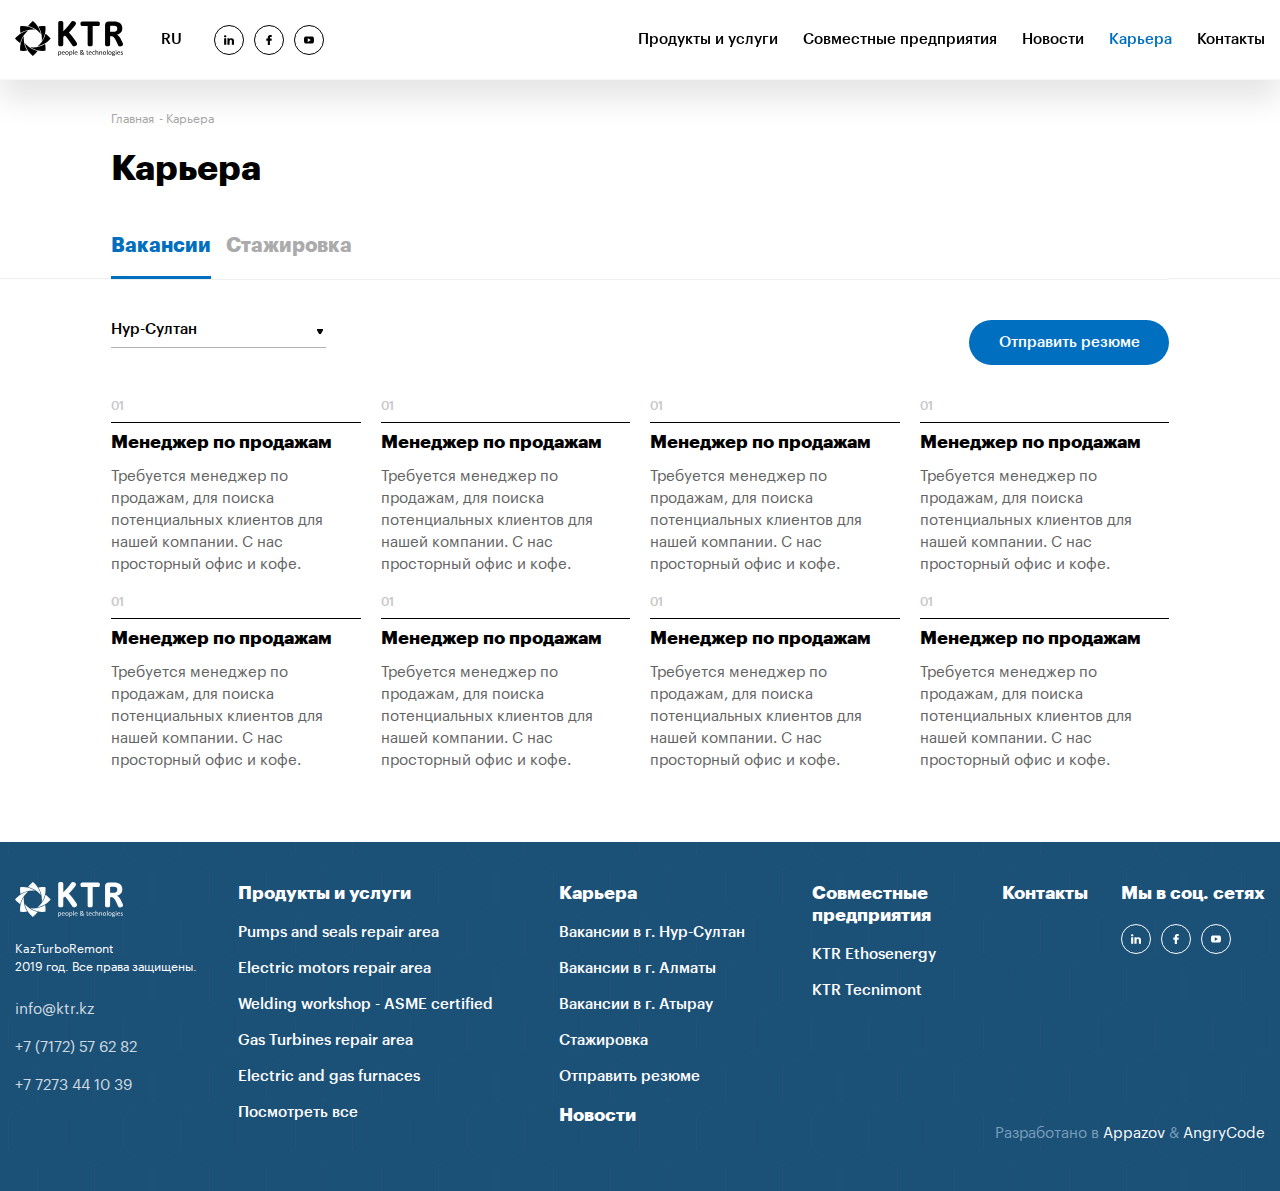
<file: career.html>
<!DOCTYPE html>
<html lang="en">
<head>
	<meta charset="UTF-8">
	<meta http-equiv="X-UA-Compatible" content="IE=edge">
	<meta name="viewport" content="width=device-width, initial-scale=1">
	<title>KTR</title>
	<link rel="stylesheet" href="css/jquery-ui.min.css">
	<link rel="stylesheet" href="css/jquery-ui.theme.css">
	<link rel="stylesheet" href="css/magnific-popup.css">
	<link rel="stylesheet" href="css/slick-theme.css">
	<link rel="stylesheet" href="css/slick.css">
	<link rel="stylesheet" href="css/select2.min.css">
	<link rel="stylesheet" href="css/style.css">
</head>

<body>

	<header class="header">
		<div class="left">
			<a href="index.html" class="logo"><img src="img/logo-black.svg" alt=""></a>
			<a href="#" class="language">RU</a>
			<ul class="social-menu">
				<li><a href="#"><img src="img/insta-black.svg" alt=""></a></li>
				<li><a href="#"><img src="img/fb-black.svg" alt=""></a></li>
				<li><a href="#"><img src="img/youtube-black.svg" alt=""></a></li>
			</ul>
		</div>
		<div class="right">
			<ul class="main-menu">
				<li class="drop-item">
					<a href="#">Продукты и услуги</a>
					<button type="button">Продукты и услуги</button>
					<ul class="drop-menu">
						<li><a href="#">Pumps and seals repair area</a></li>
						<li><a href="#">Electric motors repair area</a></li>
						<li><a href="#">Welding workshop - ASME certified</a></li>
						<li><a href="#">Machining workshop - wide fleet of CNC machines</a></li>
						<li><a href="#">Gas Turbines repair area</a></li>
						<li><a href="#">Electric and gas furnaces</a></li>
						<li><a href="#">Pipe Double Joint Welding</a></li>
						<li><a href="#">Geosynthetic material</a></li>
						<li><a href="#">Ремонт топливных форсунок GT и уплотнения сухого газа - строится СП «КТР-Этос»</a></li>
						<li><a href="#">KTR BASE</a></li>
						<li><a href="#">KTR MACHINERY</a></li>
						<li><a href="#">KTR WORKS IN TENGIZ</a></li>
						<li><a href="#">KTR WORKS IN ALMATY</a></li>
						<li><a href="#">Service Team + ANPZ </a></li>
					</ul>
				</li>
				<li class="drop-item">
					<a href="#">Совместные предприятия</a>
					<button type="button">Совместные предприятия</button>
					<ul class="drop-menu">
						<li><a href="#">Pumps and seals repair area</a></li>
						<li><a href="#">Electric motors repair area</a></li>
						<li><a href="#">Welding workshop - ASME certified</a></li>
						<li><a href="#">Machining workshop - wide fleet of CNC machines</a></li>
						<li><a href="#">Gas Turbines repair area</a></li>
						<li><a href="#">Electric and gas furnaces</a></li>
						<li><a href="#">Pipe Double Joint Welding</a></li>
						<li><a href="#">Geosynthetic material</a></li>
						<li><a href="#">Ремонт топливных форсунок GT и уплотнения сухого газа - строится СП «КТР-Этос»</a></li>
						<li><a href="#">KTR BASE</a></li>
						<li><a href="#">KTR MACHINERY</a></li>
						<li><a href="#">KTR WORKS IN TENGIZ</a></li>
						<li><a href="#">KTR WORKS IN ALMATY</a></li>
						<li><a href="#">Service Team + ANPZ </a></li>
					</ul>
				</li>
				<li><a href="#">Новости</a></li>
				<li class="active"><a href="#">Карьера</a></li>
				<li><a href="#">Контакты</a></li>
			</ul>
		</div>
		<a href="#" class="drop-icon">
			<img src="img/drop-icon-black.svg" class="black" alt="">
		</a>
		<a href="#" class="close-icon">
			<img src="img/close-icon-black.svg" class="black" alt="">
		</a>
	</header>

	<section class="career-wrapper">
		<div class="container">
			<ul class="breadcrumbs">
				<li><a href="index.html">Главная</a></li>
				<li><span>-  Карьера</span></li>
			</ul>
			<h2 class="title">Карьера</h2>
			<ul class="tab-menu">
				<li class="active"><a href="#">Вакансии</a></li>
				<li><a href="#">Стажировка</a></li>
			</ul>
			<div class="tab-content">
				<div class="tab-content-item active">
					<div class="career-top">
						<div class="select-wrap">
							<select>
							  <option value="1">Нур-Султан</option>
							  <option value="2">Москва</option>
							  <option value="3">Ереван</option>
							  <option value="4">Амстердам</option>
							  <option value="5">Париж</option>
							</select>
						</div>
						<a href="#" class="send-resume">Отправить резюме</a>
					</div>
					<ul class="career-list">
						<li>
							<a href="#">
								<span class="date">01</span>
								<h3>Менеджер по продажам</h3>
								<p>Требуется менеджер по продажам, для поиска потенциальных клиентов для нашей компании. С нас просторный офис и кофе.</p>
							</a>
						</li>
						<li>
							<a href="#">
								<span class="date">01</span>
								<h3>Менеджер по продажам</h3>
								<p>Требуется менеджер по продажам, для поиска потенциальных клиентов для нашей компании. С нас просторный офис и кофе.</p>
							</a>
						</li>
						<li>
							<a href="#">
								<span class="date">01</span>
								<h3>Менеджер по продажам</h3>
								<p>Требуется менеджер по продажам, для поиска потенциальных клиентов для нашей компании. С нас просторный офис и кофе.</p>
							</a>
						</li>
						<li>
							<a href="#">
								<span class="date">01</span>
								<h3>Менеджер по продажам</h3>
								<p>Требуется менеджер по продажам, для поиска потенциальных клиентов для нашей компании. С нас просторный офис и кофе.</p>
							</a>
						</li>
						<li>
							<a href="#">
								<span class="date">01</span>
								<h3>Менеджер по продажам</h3>
								<p>Требуется менеджер по продажам, для поиска потенциальных клиентов для нашей компании. С нас просторный офис и кофе.</p>
							</a>
						</li>
						<li>
							<a href="#">
								<span class="date">01</span>
								<h3>Менеджер по продажам</h3>
								<p>Требуется менеджер по продажам, для поиска потенциальных клиентов для нашей компании. С нас просторный офис и кофе.</p>
							</a>
						</li>
						<li>
							<a href="#">
								<span class="date">01</span>
								<h3>Менеджер по продажам</h3>
								<p>Требуется менеджер по продажам, для поиска потенциальных клиентов для нашей компании. С нас просторный офис и кофе.</p>
							</a>
						</li>
						<li>
							<a href="#">
								<span class="date">01</span>
								<h3>Менеджер по продажам</h3>
								<p>Требуется менеджер по продажам, для поиска потенциальных клиентов для нашей компании. С нас просторный офис и кофе.</p>
							</a>
						</li>
					</ul>
				</div>
				<div class="tab-content-item">
					<div class="career-top">
						<div class="select-wrap">
							<select>
							  <option value="1">Нур-Султан</option>
							  <option value="2">Москва</option>
							  <option value="3">Ереван</option>
							  <option value="4">Амстердам</option>
							  <option value="5">Париж</option>
							</select>
						</div>
						<a href="#" class="send-resume">Отправить резюме</a>
					</div>
					<ul class="career-list">
						<li>
							<a href="#">
								<span class="date">01</span>
								<h3>Менеджер по продажам</h3>
								<p>Требуется менеджер по продажам, для поиска потенциальных клиентов для нашей компании. С нас просторный офис и кофе.</p>
							</a>
						</li>
						<li>
							<a href="#">
								<span class="date">01</span>
								<h3>Менеджер по продажам</h3>
								<p>Требуется менеджер по продажам, для поиска потенциальных клиентов для нашей компании. С нас просторный офис и кофе.</p>
							</a>
						</li>
						<li>
							<a href="#">
								<span class="date">01</span>
								<h3>Менеджер по продажам</h3>
								<p>Требуется менеджер по продажам, для поиска потенциальных клиентов для нашей компании. С нас просторный офис и кофе.</p>
							</a>
						</li>
						<li>
							<a href="#">
								<span class="date">01</span>
								<h3>Менеджер по продажам</h3>
								<p>Требуется менеджер по продажам, для поиска потенциальных клиентов для нашей компании. С нас просторный офис и кофе.</p>
							</a>
						</li>
						<li>
							<a href="#">
								<span class="date">01</span>
								<h3>Менеджер по продажам</h3>
								<p>Требуется менеджер по продажам, для поиска потенциальных клиентов для нашей компании. С нас просторный офис и кофе.</p>
							</a>
						</li>
						<li>
							<a href="#">
								<span class="date">01</span>
								<h3>Менеджер по продажам</h3>
								<p>Требуется менеджер по продажам, для поиска потенциальных клиентов для нашей компании. С нас просторный офис и кофе.</p>
							</a>
						</li>
						<li>
							<a href="#">
								<span class="date">01</span>
								<h3>Менеджер по продажам</h3>
								<p>Требуется менеджер по продажам, для поиска потенциальных клиентов для нашей компании. С нас просторный офис и кофе.</p>
							</a>
						</li>
						<li>
							<a href="#">
								<span class="date">01</span>
								<h3>Менеджер по продажам</h3>
								<p>Требуется менеджер по продажам, для поиска потенциальных клиентов для нашей компании. С нас просторный офис и кофе.</p>
							</a>
						</li>
					</ul>
				</div>
			</div>
		</div>
	</section>
	
	<footer>
		<div class="container">
			<div class="footer-wrapper">
				<div class="logo-wrap">
					<a href="index.html" class="footer-logo"><img src="img/logo-white.svg" alt=""></a>
					<p>KazTurboRemont <br>2019 год. Все права защищены.</p>
					<a href="mailto:info@ktr.kz" class="mail">info@ktr.kz</a>
					<a href="tel:+77172576282" class="phone">+7 (7172) 57 62 82</a>
					<a href="tel:+77273441039" class="phone">+7 7273 44 10 39</a>
				</div>
				<div class="menu-wrapper">
					<div class="menu-wrap">
						<a href="#">Продукты и услуги</a>
						<ul>
							<li><a href="#">Pumps and seals repair area</a></li>
							<li><a href="#">Electric motors repair area</a></li>
							<li><a href="#">Welding workshop - ASME certified</a></li>
							<li><a href="#">Gas Turbines repair area</a></li>
							<li><a href="#">Electric and gas furnaces</a></li>
							<li><a href="#">Посмотреть все</a></li>
						</ul>
					</div>
					<div class="menu-wrap">
						<a href="#">Карьера</a>
						<ul>
							<li><a href="#">Вакансии в г. Нур-Султан</a></li>
							<li><a href="#">Вакансии в г. Алматы</a></li>
							<li><a href="#">Вакансии в г. Атырау</a></li>
							<li><a href="#">Стажировка</a></li>
							<li><a href="#">Отправить резюме</a></li>
						</ul>
						<a href="#" style="margin-bottom: 0; margin-top: 20px">Новости</a>
					</div>
					<div class="menu-wrap">
						<a href="#">Совместные <br>предприятия</a>
						<ul>
							<li><a href="#">KTR Ethosenergy</a></li>
							<li><a href="#">KTR Tecnimont</a></li>
						</ul>
					</div>
					<div class="menu-wrap">
						<a href="#">Контакты</a>
					</div>
				</div>
				<div class="social-wrap">
					<h2>Мы в соц. сетях</h2>
					<ul class="social-menu white">
						<li><a href="#"><img src="img/in-white.svg" alt=""></a></li>
						<li><a href="#"><img src="img/fb-white.svg" alt=""></a></li>
						<li><a href="#"><img src="img/youtube-white.svg" alt=""></a></li>
					</ul>
				</div>
			</div>
			<p class="brand-text">Разработано в <a href="#">Appazov</a> & <a href="#">AngryCode</a></p>
		</div>
	</footer>
	
	<script src="js/jquery-3.4.1.min.js"></script>
	<script src="js/jquery-ui.min.js"></script>
	<script src="js/jquery.inputmask.bundle.min.js"></script>
	<script src="js/jquery.magnific-popup.min.js"></script>
	<script src="js/jquery.validate.js"></script>
	<script src="js/slick.min.js"></script>
	<script src="js/select2.min.js"></script>
	<script src="js/script.js"></script>

</body>
</html>
</file>
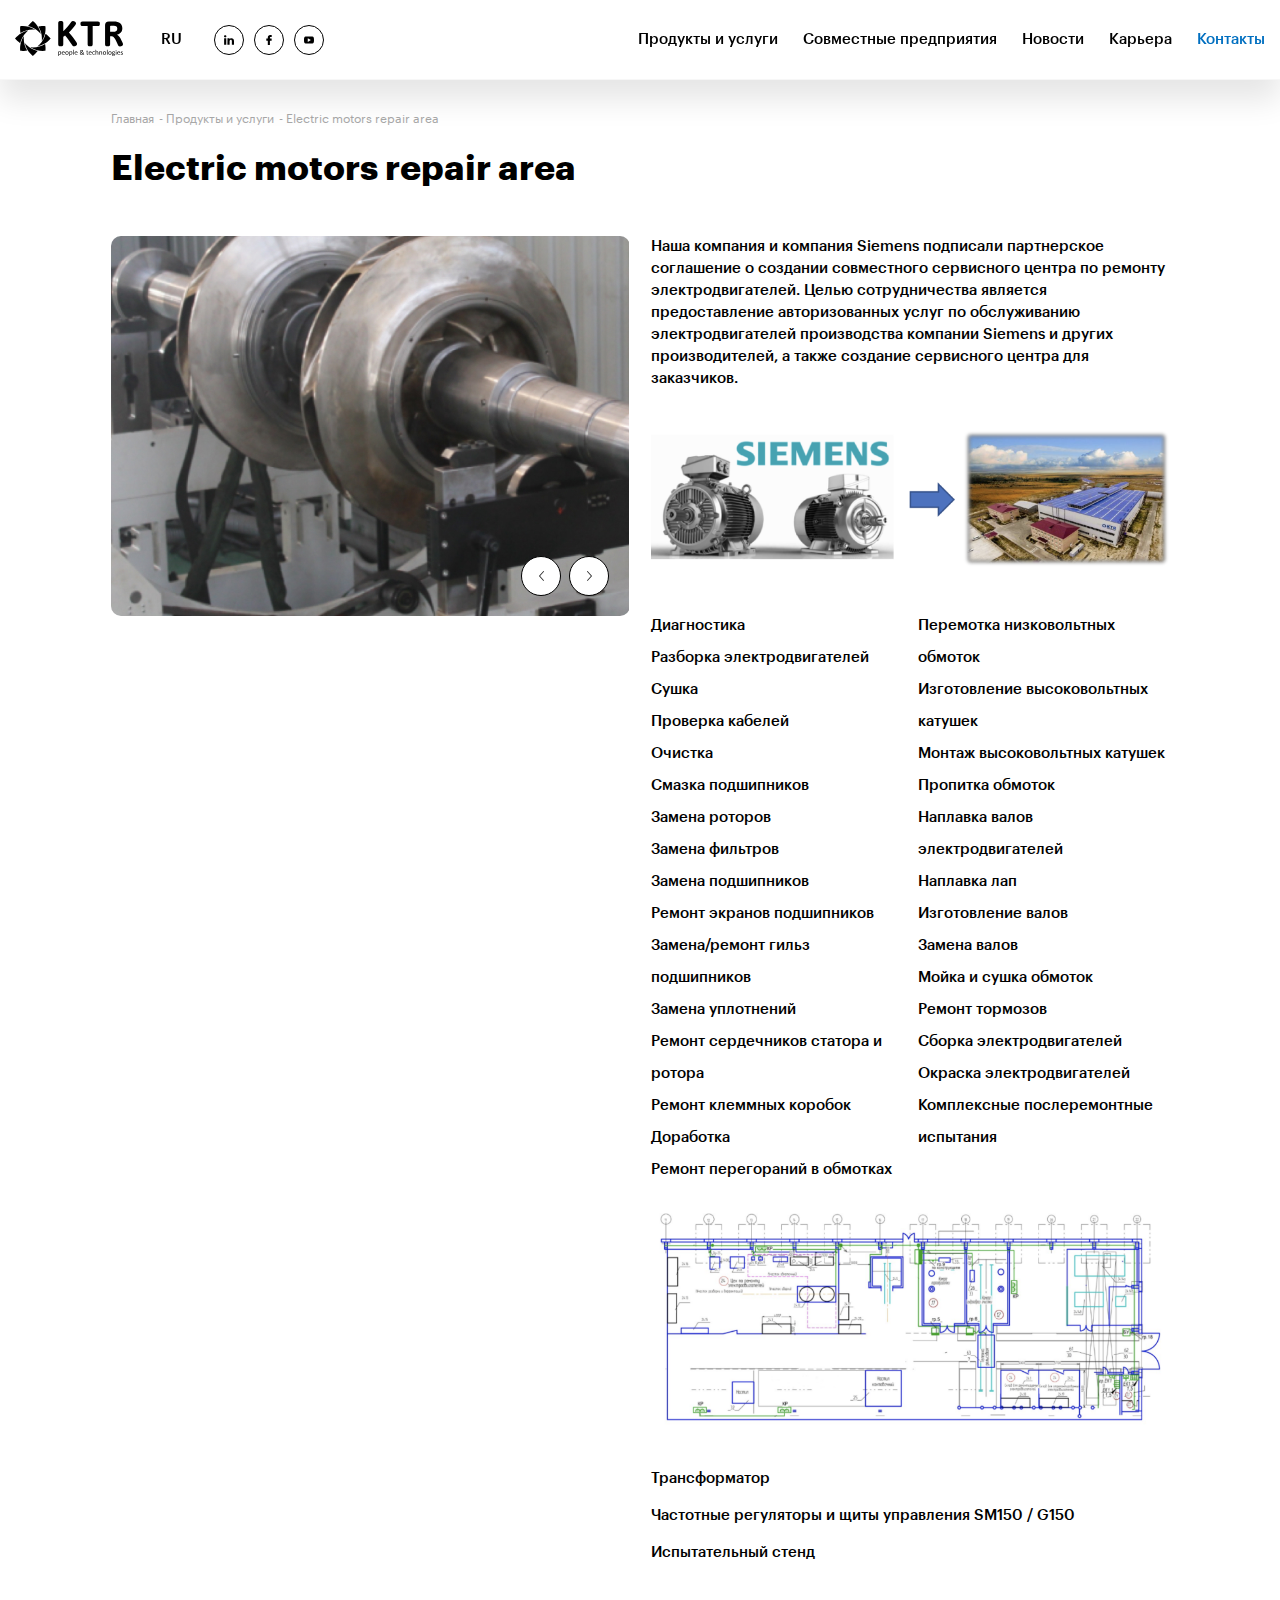
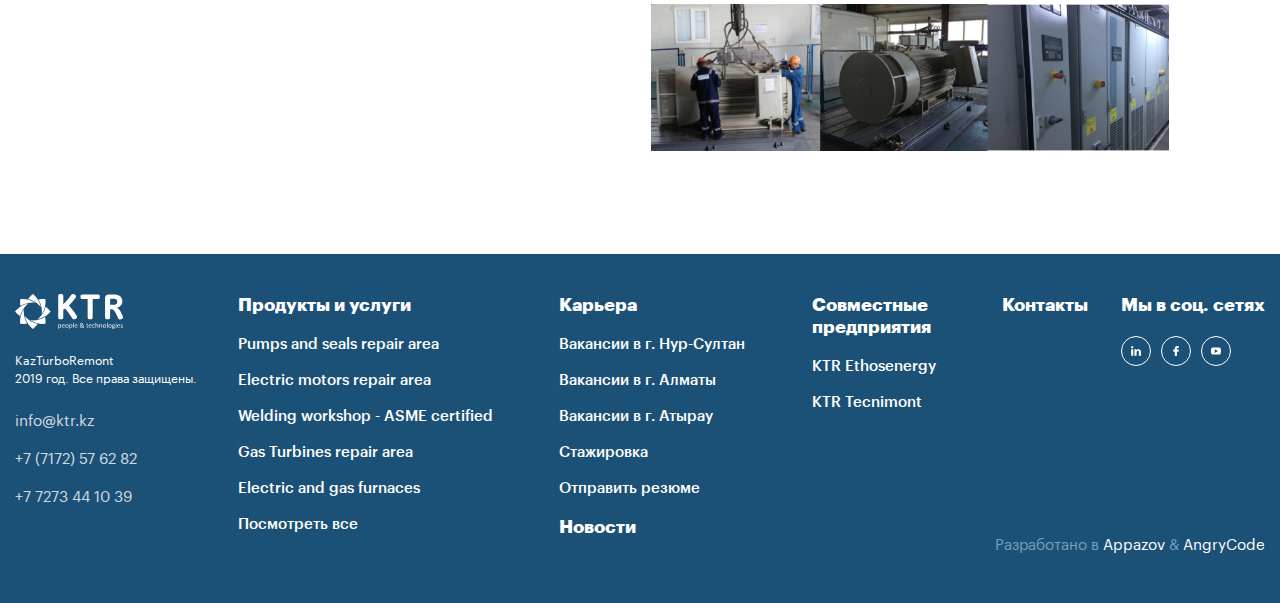
<file: electric-motors.html>
<!DOCTYPE html>
<html lang="en">
<head>
	<meta charset="UTF-8">
	<meta http-equiv="X-UA-Compatible" content="IE=edge">
	<meta name="viewport" content="width=device-width, initial-scale=1">
	<title>KTR</title>
	<link rel="stylesheet" href="css/jquery-ui.min.css">
	<link rel="stylesheet" href="css/jquery-ui.theme.css">
	<link rel="stylesheet" href="css/magnific-popup.css">
	<link rel="stylesheet" href="css/slick-theme.css">
	<link rel="stylesheet" href="css/slick.css">
	<link rel="stylesheet" href="css/style.css">
</head>
<body>
	
	<header class="header">
		<div class="left">
			<a href="index.html" class="logo"><img src="img/logo-black.svg" alt=""></a>
			<a href="#" class="language">RU</a>
			<ul class="social-menu">
				<li><a href="#"><img src="img/insta-black.svg" alt=""></a></li>
				<li><a href="#"><img src="img/fb-black.svg" alt=""></a></li>
				<li><a href="#"><img src="img/youtube-black.svg" alt=""></a></li>
			</ul>
		</div>
		<div class="right">
			<ul class="main-menu">
				<li class="drop-item">
					<a href="#">Продукты и услуги</a>
					<button type="button">Продукты и услуги</button>
					<ul class="drop-menu">
						<li><a href="#">Pumps and seals repair area</a></li>
						<li><a href="#">Electric motors repair area</a></li>
						<li><a href="#">Welding workshop - ASME certified</a></li>
						<li><a href="#">Machining workshop - wide fleet of CNC machines</a></li>
						<li><a href="#">Gas Turbines repair area</a></li>
						<li><a href="#">Electric and gas furnaces</a></li>
						<li><a href="#">Pipe Double Joint Welding</a></li>
						<li><a href="#">Geosynthetic material</a></li>
						<li><a href="#">Ремонт топливных форсунок GT и уплотнения сухого газа - строится СП «КТР-Этос»</a></li>
						<li><a href="#">KTR BASE</a></li>
						<li><a href="#">KTR MACHINERY</a></li>
						<li><a href="#">KTR WORKS IN TENGIZ</a></li>
						<li><a href="#">KTR WORKS IN ALMATY</a></li>
						<li><a href="#">Service Team + ANPZ </a></li>
					</ul>
				</li>
				<li class="drop-item">
					<a href="#">Совместные предприятия</a>
					<button type="button">Совместные предприятия</button>
					<ul class="drop-menu">
						<li><a href="#">Pumps and seals repair area</a></li>
						<li><a href="#">Electric motors repair area</a></li>
						<li><a href="#">Welding workshop - ASME certified</a></li>
						<li><a href="#">Machining workshop - wide fleet of CNC machines</a></li>
						<li><a href="#">Gas Turbines repair area</a></li>
						<li><a href="#">Electric and gas furnaces</a></li>
						<li><a href="#">Pipe Double Joint Welding</a></li>
						<li><a href="#">Geosynthetic material</a></li>
						<li><a href="#">Ремонт топливных форсунок GT и уплотнения сухого газа - строится СП «КТР-Этос»</a></li>
						<li><a href="#">KTR BASE</a></li>
						<li><a href="#">KTR MACHINERY</a></li>
						<li><a href="#">KTR WORKS IN TENGIZ</a></li>
						<li><a href="#">KTR WORKS IN ALMATY</a></li>
						<li><a href="#">Service Team + ANPZ </a></li>
					</ul>
				</li>
				<li><a href="#">Новости</a></li>
				<li><a href="#">Карьера</a></li>
				<li class="active"><a href="#">Контакты</a></li>
			</ul>
		</div>
		<a href="#" class="drop-icon">
			<img src="img/drop-icon-black.svg" class="black" alt="">
		</a>
		<a href="#" class="close-icon">
			<img src="img/close-icon-black.svg" class="black" alt="">
		</a>
	</header>
	
	<section class="pumps-wrapper">
		<div class="container">
			<ul class="breadcrumbs">
				<li><a href="index.html">Главная</a></li>
				<li><a href="product.html">-  Продукты и услуги</a></li>
				<li><span>-  Electric motors repair area</span></li>
			</ul>
			<h2 class="title">Electric motors repair area</h2>
			<div class="pumps-content">
				<div class="left">
					<div class="pumps-slider-wrap">
						<div class="slider-navigation">
							<button type="button" class="slick-next"><img src="img/arr-right.svg" alt=""></button>
							<button type="button" class="slick-prev"><img src="img/arr-left.svg" alt=""></button>
						</div>
						<div class="pumps-slider">
							<div class="item" style="background-image: url(img/pumps-img1.jpg)"></div>
							<div class="item" style="background-image: url(img/pumps-img2.jpg)"></div>
						</div>
					</div>
				</div>
				<div class="right">
					<p>Наша компания и компания Siemens подписали партнерское соглашение о создании совместного сервисного центра по ремонту электродвигателей. Целью сотрудничества является предоставление авторизованных услуг по обслуживанию электродвигателей производства компании Siemens и других производителей, а также создание сервисного центра для заказчиков. </p>
					<img src="img/pumps-right-img2.png" alt="">
					<ul>
						<li>Диагностика</li>
						<li>Разборка электродвигателей</li>
						<li>Сушка</li>
						<li>Проверка кабелей</li>
						<li>Очистка</li>
						<li>Смазка подшипников</li>
						<li>Замена роторов</li>
						<li>Замена фильтров</li>
						<li>Замена подшипников</li>
						<li>Ремонт экранов подшипников</li>
						<li>Замена/ремонт гильз подшипников</li>
						<li>Замена уплотнений</li>
						<li>Ремонт сердечников статора и ротора</li>
						<li>Ремонт клеммных коробок</li>
						<li>Доработка</li>
						<li>Ремонт перегораний в обмотках</li>
						<li>Перемотка низковольтных обмоток</li>
						<li>Изготовление высоковольтных катушек</li>
						<li>Монтаж высоковольтных катушек</li>
						<li>Пропитка обмоток</li>
						<li>Наплавка валов электродвигателей </li>
						<li>Наплавка лап</li>
						<li>Изготовление валов </li>
						<li>Замена валов</li>
						<li>Мойка и сушка обмоток</li>
						<li>Ремонт тормозов</li>
						<li>Сборка электродвигателей</li>
						<li>Окраска электродвигателей</li>
						<li>Комплексные послеремонтные испытания</li>
					</ul>
					<img src="img/pumps-right-img3.png" alt="">
					<p>Трансформатор</p>
					<p>Частотные регуляторы и щиты управления SM150 / G150</p>
					<p>Испытательный стенд</p>
					<img src="img/pumps-right-img4.png" alt="" style="margin-bottom: 0">
				</div>
			</div>
		</div>
	</section>

	<footer>
		<div class="container">
			<div class="footer-wrapper">
				<div class="logo-wrap">
					<a href="index.html" class="footer-logo"><img src="img/logo-white.svg" alt=""></a>
					<p>KazTurboRemont <br>2019 год. Все права защищены.</p>
					<a href="mailto:info@ktr.kz" class="mail">info@ktr.kz</a>
					<a href="tel:+77172576282" class="phone">+7 (7172) 57 62 82</a>
					<a href="tel:+77273441039" class="phone">+7 7273 44 10 39</a>
				</div>
				<div class="menu-wrapper">
					<div class="menu-wrap">
						<a href="#">Продукты и услуги</a>
						<ul>
							<li><a href="#">Pumps and seals repair area</a></li>
							<li><a href="#">Electric motors repair area</a></li>
							<li><a href="#">Welding workshop - ASME certified</a></li>
							<li><a href="#">Gas Turbines repair area</a></li>
							<li><a href="#">Electric and gas furnaces</a></li>
							<li><a href="#">Посмотреть все</a></li>
						</ul>
					</div>
					<div class="menu-wrap">
						<a href="#">Карьера</a>
						<ul>
							<li><a href="#">Вакансии в г. Нур-Султан</a></li>
							<li><a href="#">Вакансии в г. Алматы</a></li>
							<li><a href="#">Вакансии в г. Атырау</a></li>
							<li><a href="#">Стажировка</a></li>
							<li><a href="#">Отправить резюме</a></li>
						</ul>
						<a href="#" style="margin-bottom: 0; margin-top: 20px">Новости</a>
					</div>
					<div class="menu-wrap">
						<a href="#">Совместные <br>предприятия</a>
						<ul>
							<li><a href="#">KTR Ethosenergy</a></li>
							<li><a href="#">KTR Tecnimont</a></li>
						</ul>
					</div>
					<div class="menu-wrap">
						<a href="#">Контакты</a>
					</div>
				</div>
				<div class="social-wrap">
					<h2>Мы в соц. сетях</h2>
					<ul class="social-menu white">
						<li><a href="#"><img src="img/in-white.svg" alt=""></a></li>
						<li><a href="#"><img src="img/fb-white.svg" alt=""></a></li>
						<li><a href="#"><img src="img/youtube-white.svg" alt=""></a></li>
					</ul>
				</div>
			</div>
			<p class="brand-text">Разработано в <a href="#">Appazov</a> & <a href="#">AngryCode</a></p>
		</div>
	</footer>
	
	<script src="js/jquery-3.4.1.min.js"></script>
	<script src="js/jquery-ui.min.js"></script>
	<script src="js/jquery.inputmask.bundle.min.js"></script>
	<script src="js/jquery.magnific-popup.min.js"></script>
	<script src="js/jquery.validate.js"></script>
	<script src="js/slick.min.js"></script>
	<script src="js/select2.min.js"></script>
	<script src="js/script.js"></script>
</body>
</html>
</file>
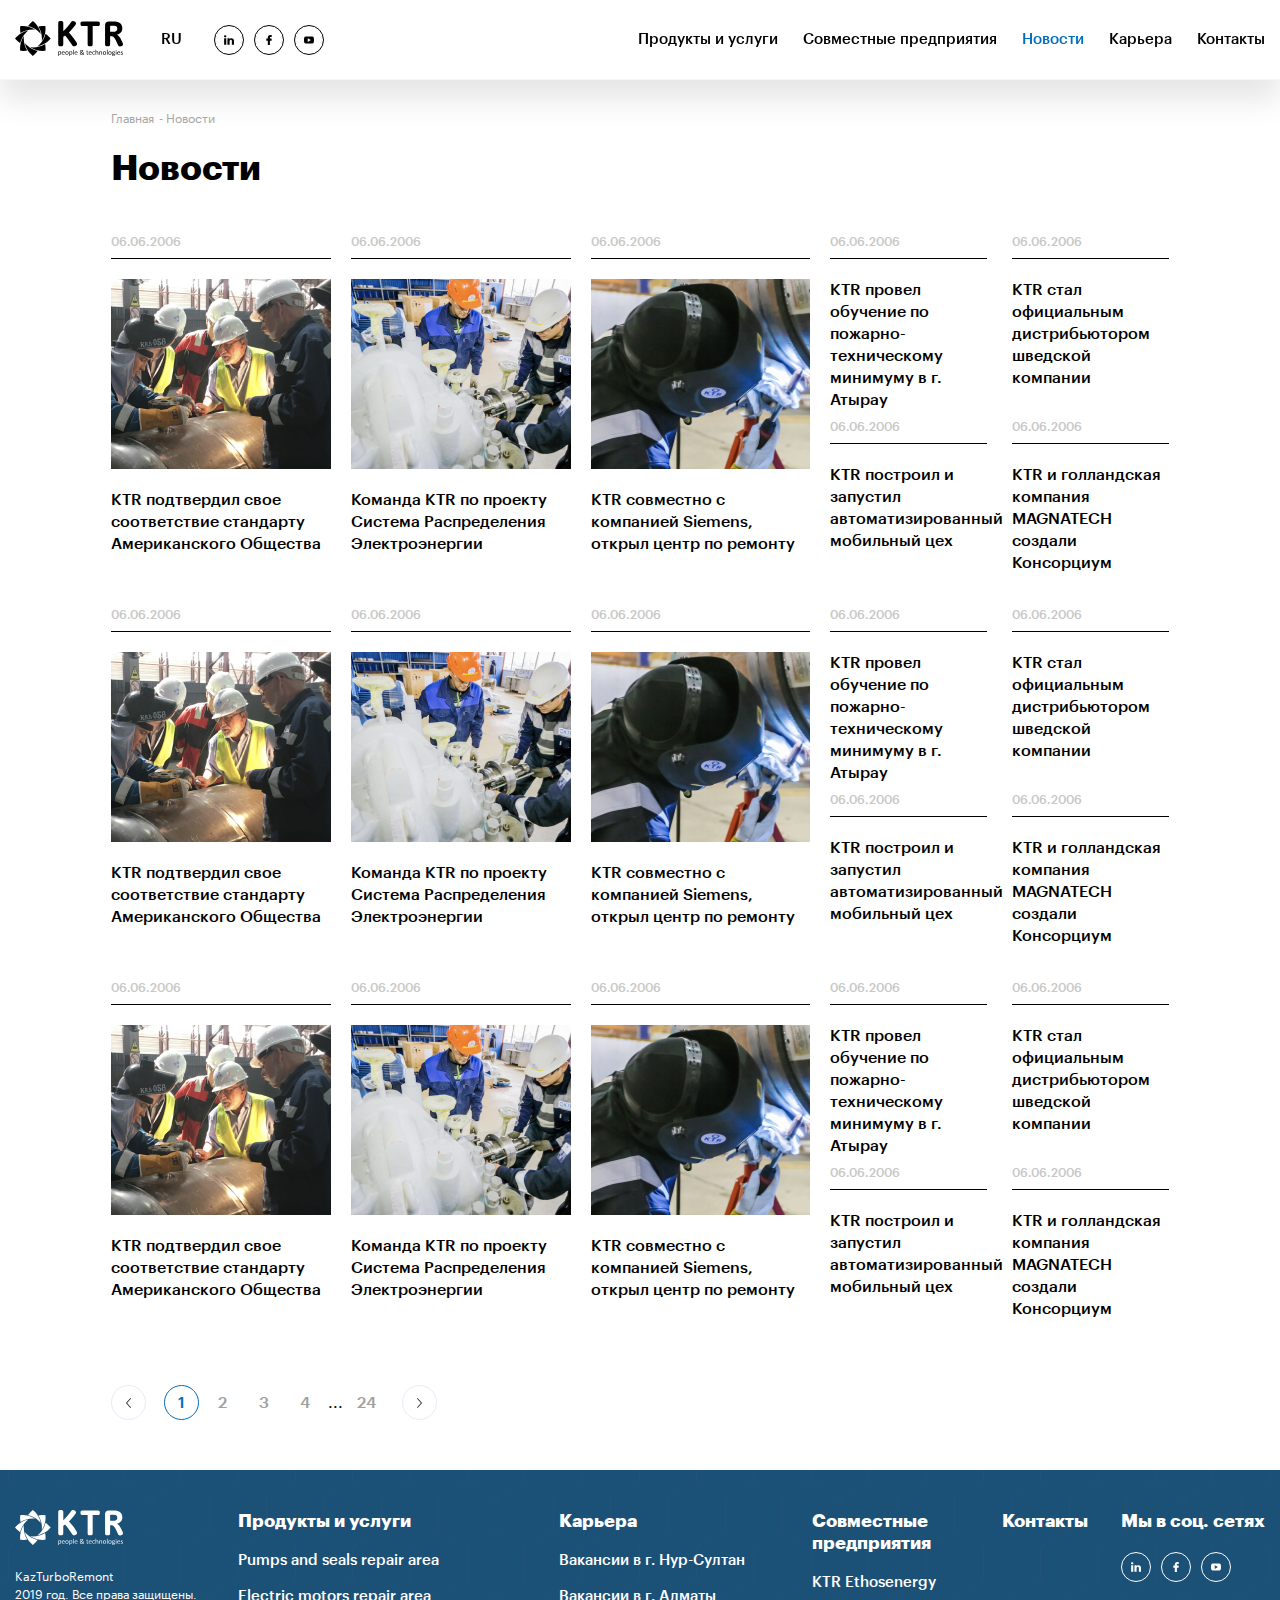
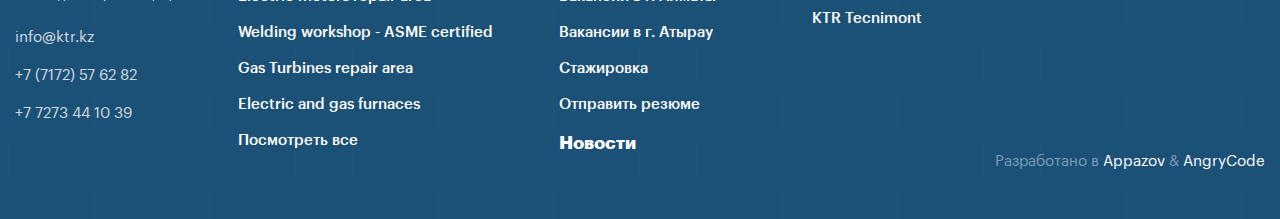
<file: news.html>
<!DOCTYPE html>
<html lang="en">
<head>
	<meta charset="UTF-8">
	<meta http-equiv="X-UA-Compatible" content="IE=edge">
	<meta name="viewport" content="width=device-width, initial-scale=1">
	<title>KTR</title>
	<link rel="stylesheet" href="css/jquery-ui.min.css">
	<link rel="stylesheet" href="css/jquery-ui.theme.css">
	<link rel="stylesheet" href="css/magnific-popup.css">
	<link rel="stylesheet" href="css/slick-theme.css">
	<link rel="stylesheet" href="css/slick.css">
	<link rel="stylesheet" href="css/style.css">
</head>
<body>
	
	<header class="header">
		<div class="left">
			<a href="index.html" class="logo"><img src="img/logo-black.svg" alt=""></a>
			<a href="#" class="language">RU</a>
			<ul class="social-menu">
				<li><a href="#"><img src="img/insta-black.svg" alt=""></a></li>
				<li><a href="#"><img src="img/fb-black.svg" alt=""></a></li>
				<li><a href="#"><img src="img/youtube-black.svg" alt=""></a></li>
			</ul>
		</div>
		<div class="right">
			<ul class="main-menu">
				<li class="drop-item">
					<a href="#">Продукты и услуги</a>
					<button type="button">Продукты и услуги</button>
					<ul class="drop-menu">
						<li><a href="#">Pumps and seals repair area</a></li>
						<li><a href="#">Electric motors repair area</a></li>
						<li><a href="#">Welding workshop - ASME certified</a></li>
						<li><a href="#">Machining workshop - wide fleet of CNC machines</a></li>
						<li><a href="#">Gas Turbines repair area</a></li>
						<li><a href="#">Electric and gas furnaces</a></li>
						<li><a href="#">Pipe Double Joint Welding</a></li>
						<li><a href="#">Geosynthetic material</a></li>
						<li><a href="#">Ремонт топливных форсунок GT и уплотнения сухого газа - строится СП «КТР-Этос»</a></li>
						<li><a href="#">KTR BASE</a></li>
						<li><a href="#">KTR MACHINERY</a></li>
						<li><a href="#">KTR WORKS IN TENGIZ</a></li>
						<li><a href="#">KTR WORKS IN ALMATY</a></li>
						<li><a href="#">Service Team + ANPZ </a></li>
					</ul>
				</li>
				<li class="drop-item">
					<a href="#">Совместные предприятия</a>
					<button type="button">Совместные предприятия</button>
					<ul class="drop-menu">
						<li><a href="#">Pumps and seals repair area</a></li>
						<li><a href="#">Electric motors repair area</a></li>
						<li><a href="#">Welding workshop - ASME certified</a></li>
						<li><a href="#">Machining workshop - wide fleet of CNC machines</a></li>
						<li><a href="#">Gas Turbines repair area</a></li>
						<li><a href="#">Electric and gas furnaces</a></li>
						<li><a href="#">Pipe Double Joint Welding</a></li>
						<li><a href="#">Geosynthetic material</a></li>
						<li><a href="#">Ремонт топливных форсунок GT и уплотнения сухого газа - строится СП «КТР-Этос»</a></li>
						<li><a href="#">KTR BASE</a></li>
						<li><a href="#">KTR MACHINERY</a></li>
						<li><a href="#">KTR WORKS IN TENGIZ</a></li>
						<li><a href="#">KTR WORKS IN ALMATY</a></li>
						<li><a href="#">Service Team + ANPZ </a></li>
					</ul>
				</li>
				<li class="active"><a href="#">Новости</a></li>
				<li><a href="#">Карьера</a></li>
				<li><a href="#">Контакты</a></li>
			</ul>
		</div>
		<a href="#" class="drop-icon">
			<img src="img/drop-icon-black.svg" class="black" alt="">
		</a>
		<a href="#" class="close-icon">
			<img src="img/close-icon-black.svg" class="black" alt="">
		</a>
	</header>
	
	<section class="news-wrapper">
		<div class="container">
			<ul class="breadcrumbs">
				<li><a href="index.html">Главная</a></li>
				<li><span>-  Новости</span></li>
			</ul>
			<h2 class="title">Новости</h2>
			<ul class="news-list">
				<li>
					<a href="#news-popup" class="popup">
						<span class="date">06.06.2006</span>
						<span class="img-wrap" style="background-image: url(img/news-img1.jpg)"></span>
						<span class="text">KTR подтвердил свое соответствие стандарту Американского Общества</span>
					</a>
				</li>
				<li>
					<a href="#news-popup" class="popup">
						<span class="date">06.06.2006</span>
						<span class="img-wrap" style="background-image: url(img/news-img2.jpg)"></span>
						<span class="text">Команда KTR по проекту Система Распределения Электроэнергии</span>
					</a>
				</li>
				<li>
					<a href="#news-popup" class="popup">
						<span class="date">06.06.2006</span>
						<span class="img-wrap" style="background-image: url(img/news-img3.jpg)"></span>
						<span class="text">KTR совместно с компанией Siemens, открыл центр по ремонту </span>
					</a>
				</li>
				<li class="links">
					<a href="#news-popup" class="popup">
						<span class="date">06.06.2006</span>
						<span class="text">KTR провел обучение по пожарно-техническому минимуму в г. Атырау</span>
					</a>
					<a href="#news-popup" class="popup">
						<span class="date">06.06.2006</span>
						<span class="text">KTR стал официальным дистрибьютором шведской компании </span>
					</a>
					<a href="#news-popup" class="popup">
						<span class="date">06.06.2006</span>
						<span class="text">KTR построил и запустил автоматизированный мобильный цех </span>
					</a>
					<a href="#news-popup" class="popup">
						<span class="date">06.06.2006</span>
						<span class="text">KTR и голландская компания MAGNATECH создали Консорциум</span>
					</a>
				</li>
				<li>
					<a href="#news-popup" class="popup">
						<span class="date">06.06.2006</span>
						<span class="img-wrap" style="background-image: url(img/news-img1.jpg)"></span>
						<span class="text">KTR подтвердил свое соответствие стандарту Американского Общества</span>
					</a>
				</li>
				<li>
					<a href="#news-popup" class="popup">
						<span class="date">06.06.2006</span>
						<span class="img-wrap" style="background-image: url(img/news-img2.jpg)"></span>
						<span class="text">Команда KTR по проекту Система Распределения Электроэнергии</span>
					</a>
				</li>
				<li>
					<a href="#news-popup" class="popup">
						<span class="date">06.06.2006</span>
						<span class="img-wrap" style="background-image: url(img/news-img3.jpg)"></span>
						<span class="text">KTR совместно с компанией Siemens, открыл центр по ремонту </span>
					</a>
				</li>
				<li class="links">
					<a href="#news-popup" class="popup">
						<span class="date">06.06.2006</span>
						<span class="text">KTR провел обучение по пожарно-техническому минимуму в г. Атырау</span>
					</a>
					<a href="#news-popup" class="popup">
						<span class="date">06.06.2006</span>
						<span class="text">KTR стал официальным дистрибьютором шведской компании </span>
					</a>
					<a href="#news-popup" class="popup">
						<span class="date">06.06.2006</span>
						<span class="text">KTR построил и запустил автоматизированный мобильный цех </span>
					</a>
					<a href="#news-popup" class="popup">
						<span class="date">06.06.2006</span>
						<span class="text">KTR и голландская компания MAGNATECH создали Консорциум</span>
					</a>
				</li>
				<li>
					<a href="#news-popup" class="popup">
						<span class="date">06.06.2006</span>
						<span class="img-wrap" style="background-image: url(img/news-img1.jpg)"></span>
						<span class="text">KTR подтвердил свое соответствие стандарту Американского Общества</span>
					</a>
				</li>
				<li>
					<a href="#news-popup" class="popup">
						<span class="date">06.06.2006</span>
						<span class="img-wrap" style="background-image: url(img/news-img2.jpg)"></span>
						<span class="text">Команда KTR по проекту Система Распределения Электроэнергии</span>
					</a>
				</li>
				<li>
					<a href="#news-popup" class="popup">
						<span class="date">06.06.2006</span>
						<span class="img-wrap" style="background-image: url(img/news-img3.jpg)"></span>
						<span class="text">KTR совместно с компанией Siemens, открыл центр по ремонту </span>
					</a>
				</li>
				<li class="links">
					<a href="#news-popup" class="popup">
						<span class="date">06.06.2006</span>
						<span class="text">KTR провел обучение по пожарно-техническому минимуму в г. Атырау</span>
					</a>
					<a href="#news-popup" class="popup">
						<span class="date">06.06.2006</span>
						<span class="text">KTR стал официальным дистрибьютором шведской компании </span>
					</a>
					<a href="#news-popup" class="popup">
						<span class="date">06.06.2006</span>
						<span class="text">KTR построил и запустил автоматизированный мобильный цех </span>
					</a>
					<a href="#news-popup" class="popup">
						<span class="date">06.06.2006</span>
						<span class="text">KTR и голландская компания MAGNATECH создали Консорциум</span>
					</a>
				</li>
			</ul>
			<div class="pagination-wrap">
				<a href="#" class="arrow"><img src="img/arr-left.svg" alt=""></a>
				<ul>
					<li class="active"><a href="#">1</a></li>
					<li><a href="#">2</a></li>
					<li><a href="#">3</a></li>
					<li><a href="#">4</a></li>
					<li><span>...</span></li>
					<li><a href="#">24</a></li>
				</ul>
				<a href="#" class="arrow"><img src="img/arr-right.svg" alt=""></a>
			</div>
		</div>
	</section>

	<footer>
		<div class="container">
			<div class="footer-wrapper">
				<div class="logo-wrap">
					<a href="index.html" class="footer-logo"><img src="img/logo-white.svg" alt=""></a>
					<p>KazTurboRemont <br>2019 год. Все права защищены.</p>
					<a href="mailto:info@ktr.kz" class="mail">info@ktr.kz</a>
					<a href="tel:+77172576282" class="phone">+7 (7172) 57 62 82</a>
					<a href="tel:+77273441039" class="phone">+7 7273 44 10 39</a>
				</div>
				<div class="menu-wrapper">
					<div class="menu-wrap">
						<a href="#">Продукты и услуги</a>
						<ul>
							<li><a href="#">Pumps and seals repair area</a></li>
							<li><a href="#">Electric motors repair area</a></li>
							<li><a href="#">Welding workshop - ASME certified</a></li>
							<li><a href="#">Gas Turbines repair area</a></li>
							<li><a href="#">Electric and gas furnaces</a></li>
							<li><a href="#">Посмотреть все</a></li>
						</ul>
					</div>
					<div class="menu-wrap">
						<a href="#">Карьера</a>
						<ul>
							<li><a href="#">Вакансии в г. Нур-Султан</a></li>
							<li><a href="#">Вакансии в г. Алматы</a></li>
							<li><a href="#">Вакансии в г. Атырау</a></li>
							<li><a href="#">Стажировка</a></li>
							<li><a href="#">Отправить резюме</a></li>
						</ul>
						<a href="#" style="margin-bottom: 0; margin-top: 20px">Новости</a>
					</div>
					<div class="menu-wrap">
						<a href="#">Совместные <br>предприятия</a>
						<ul>
							<li><a href="#">KTR Ethosenergy</a></li>
							<li><a href="#">KTR Tecnimont</a></li>
						</ul>
					</div>
					<div class="menu-wrap">
						<a href="#">Контакты</a>
					</div>
				</div>
				<div class="social-wrap">
					<h2>Мы в соц. сетях</h2>
					<ul class="social-menu white">
						<li><a href="#"><img src="img/in-white.svg" alt=""></a></li>
						<li><a href="#"><img src="img/fb-white.svg" alt=""></a></li>
						<li><a href="#"><img src="img/youtube-white.svg" alt=""></a></li>
					</ul>
				</div>
			</div>
			<p class="brand-text">Разработано в <a href="#">Appazov</a> & <a href="#">AngryCode</a></p>
		</div>
	</footer>
	
	<div id="news-popup" class="mfp-hide white-popup mfp-with-anim">
		<div class="popup-body">
			<button title="Close (Esc)" type="button" class="mfp-close"></button>
			<div class="date">06.06.2006</div>
			<h2>KTR подтвердил свое соответствие стандарту Американского Общества </h2>
			<img src="img/popup-img.jpg" alt="">
			<p>В мае 2018 года KTR успешно прошел аудит и подтвердил свое соответствие стандарту Американского Общества Инженеров-Механиков (ASME) на изготовление и ремонт сосудов, работающих под давлением. </p>
			<p>Руководство KTR информирует о том, что 16 Июня 2018 года команда проекта Система Распределения Электроэнергии (СРЭ) провела презентацию на тему "Сохрани жизнь" совместно с менеджером по строительству проекта  СРЭ/ТШО в лице господина Марко Моргана и Представителя по ТБ, ОТ и ООС Майклом Леуюсом.  <br>Программа "Сохрани Жизнь " развивается  среди подрядчиков компании Tengizchevroil. Являясь подрядчиком компании Tengizchevroil, задача KTR состояла в том, чтобы внедрить эту программу для данного проекта. <br>Проектная команда KTR получила STOP WORK AUTHORITY CARDs, которые дают право любому сотруднику остановить работы, если они являются небезопасными. <a href="#">Ссылка</a></p>
			<p>Поздравляем нашу команду!</p>
		</div>
	</div>
	
	<script src="js/jquery-3.4.1.min.js"></script>
	<script src="js/jquery-ui.min.js"></script>
	<script src="js/jquery.inputmask.bundle.min.js"></script>
	<script src="js/jquery.magnific-popup.min.js"></script>
	<script src="js/jquery.validate.js"></script>
	<script src="js/slick.min.js"></script>
	<script src="js/select2.min.js"></script>
	<script src="js/script.js"></script>
</body>
</html>
</file>
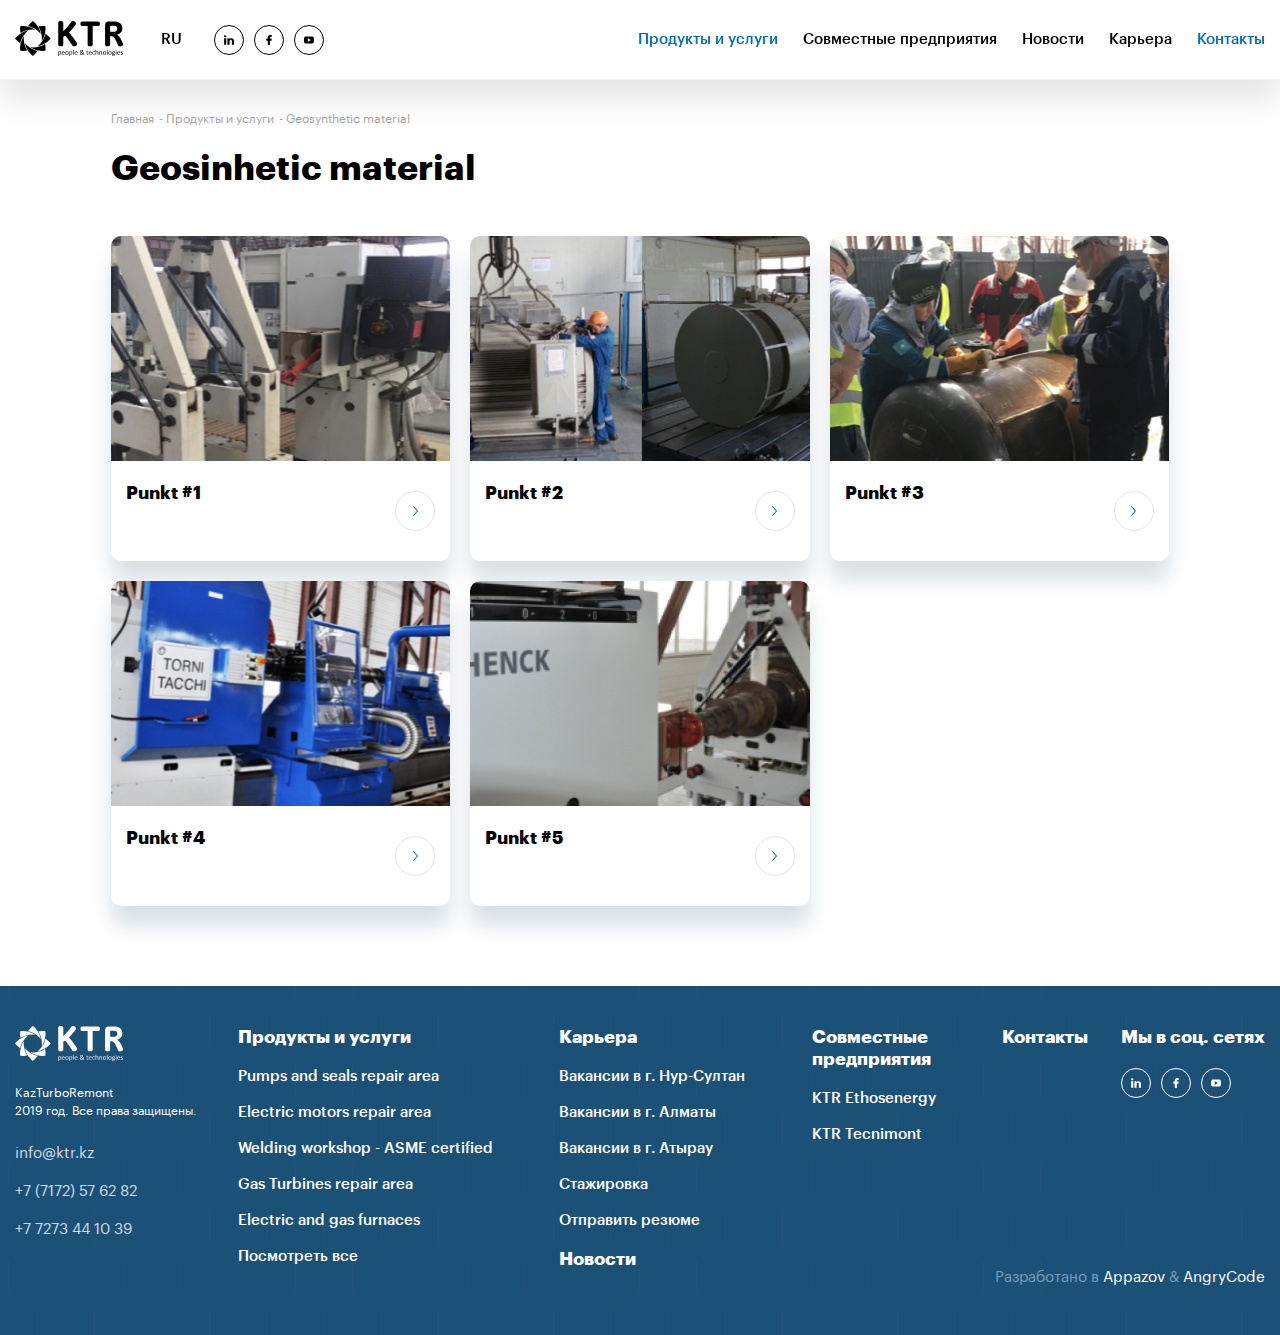
<file: product-in.html>
<!DOCTYPE html>
<html lang="en">
<head>
	<meta charset="UTF-8">
	<meta http-equiv="X-UA-Compatible" content="IE=edge">
	<meta name="viewport" content="width=device-width, initial-scale=1">
	<title>KTR</title>
	<link rel="stylesheet" href="css/jquery-ui.min.css">
	<link rel="stylesheet" href="css/jquery-ui.theme.css">
	<link rel="stylesheet" href="css/magnific-popup.css">
	<link rel="stylesheet" href="css/slick-theme.css">
	<link rel="stylesheet" href="css/slick.css">
	<link rel="stylesheet" href="css/style.css">
</head>
<body>
	
	<header class="header">
		<div class="left">
			<a href="index.html" class="logo"><img src="img/logo-black.svg" alt=""></a>
			<a href="#" class="language">RU</a>
			<ul class="social-menu">
				<li><a href="#"><img src="img/insta-black.svg" alt=""></a></li>
				<li><a href="#"><img src="img/fb-black.svg" alt=""></a></li>
				<li><a href="#"><img src="img/youtube-black.svg" alt=""></a></li>
			</ul>
		</div>
		<div class="right">
			<ul class="main-menu">
				<li class="drop-item active">
					<a href="#">Продукты и услуги</a>
					<button type="button">Продукты и услуги</button>
					<ul class="drop-menu">
						<li><a href="#">Pumps and seals repair area</a></li>
						<li><a href="#">Electric motors repair area</a></li>
						<li><a href="#">Welding workshop - ASME certified</a></li>
						<li><a href="#">Machining workshop - wide fleet of CNC machines</a></li>
						<li><a href="#">Gas Turbines repair area</a></li>
						<li><a href="#">Electric and gas furnaces</a></li>
						<li><a href="#">Pipe Double Joint Welding</a></li>
						<li><a href="#">Geosynthetic material</a></li>
						<li><a href="#">Ремонт топливных форсунок GT и уплотнения сухого газа - строится СП «КТР-Этос»</a></li>
						<li><a href="#">KTR BASE</a></li>
						<li><a href="#">KTR MACHINERY</a></li>
						<li><a href="#">KTR WORKS IN TENGIZ</a></li>
						<li><a href="#">KTR WORKS IN ALMATY</a></li>
						<li><a href="#">Service Team + ANPZ </a></li>
					</ul>
				</li>
				<li class="drop-item">
					<a href="#">Совместные предприятия</a>
					<button type="button">Совместные предприятия</button>
					<ul class="drop-menu">
						<li><a href="#">Pumps and seals repair area</a></li>
						<li><a href="#">Electric motors repair area</a></li>
						<li><a href="#">Welding workshop - ASME certified</a></li>
						<li><a href="#">Machining workshop - wide fleet of CNC machines</a></li>
						<li><a href="#">Gas Turbines repair area</a></li>
						<li><a href="#">Electric and gas furnaces</a></li>
						<li><a href="#">Pipe Double Joint Welding</a></li>
						<li><a href="#">Geosynthetic material</a></li>
						<li><a href="#">Ремонт топливных форсунок GT и уплотнения сухого газа - строится СП «КТР-Этос»</a></li>
						<li><a href="#">KTR BASE</a></li>
						<li><a href="#">KTR MACHINERY</a></li>
						<li><a href="#">KTR WORKS IN TENGIZ</a></li>
						<li><a href="#">KTR WORKS IN ALMATY</a></li>
						<li><a href="#">Service Team + ANPZ </a></li>
					</ul>
				</li>
				<li><a href="#">Новости</a></li>
				<li><a href="#">Карьера</a></li>
				<li class="active"><a href="#">Контакты</a></li>
			</ul>
		</div>
		<a href="#" class="drop-icon">
			<img src="img/drop-icon-black.svg" class="black" alt="">
		</a>
		<a href="#" class="close-icon">
			<img src="img/close-icon-black.svg" class="black" alt="">
		</a>
	</header>
	
	<section class="product-wrapper">
		<div class="container">
			<ul class="breadcrumbs">
				<li><a href="index.html">Главная</a></li>
				<li><a href="product.html">-  Продукты и услуги</a></li>
				<li><span>-  Geosynthetic material</span></li>
			</ul>
			<h2 class="title">Geosinhetic material</h2>
			<ul class="product-list">
				<li>
					<a href="pumps.html">
						<span class="img-wrap" style="background-image: url(img/product-img1.jpg)"></span>
						<div class="text-wrap">
							<p>Punkt #1</p>
							<span class="arrow">
								<svg width="5" height="10" viewBox="0 0 5 10" xmlns="http://www.w3.org/2000/svg">
									<path d="M4.86728 5.3569L0.783548 9.85238C0.604357 10.0492 0.314038 10.0492 0.134394 9.85238C-0.0447975 9.65555 -0.0447976 9.33586 0.134394 9.13903L3.8942 5.00025L0.134846 0.861467C-0.0443453 0.664641 -0.0443453 0.344944 0.134846 0.14762C0.314037 -0.0492061 0.604808 -0.0492061 0.783999 0.14762L4.86773 4.64306C5.04417 4.83785 5.04417 5.16257 4.86728 5.3569Z"/>
								</svg>
							</span>
						</div>
					</a>
				</li>
				<li>
					<a href="pumps.html">
						<span class="img-wrap" style="background-image: url(img/product-img2.jpg)"></span>
						<div class="text-wrap">
							<p>Punkt #2</p>
							<span class="arrow">
								<svg width="5" height="10" viewBox="0 0 5 10" xmlns="http://www.w3.org/2000/svg">
									<path d="M4.86728 5.3569L0.783548 9.85238C0.604357 10.0492 0.314038 10.0492 0.134394 9.85238C-0.0447975 9.65555 -0.0447976 9.33586 0.134394 9.13903L3.8942 5.00025L0.134846 0.861467C-0.0443453 0.664641 -0.0443453 0.344944 0.134846 0.14762C0.314037 -0.0492061 0.604808 -0.0492061 0.783999 0.14762L4.86773 4.64306C5.04417 4.83785 5.04417 5.16257 4.86728 5.3569Z"/>
								</svg>
							</span>
						</div>
					</a>
				</li>
				<li>
					<a href="pumps.html">
						<span class="img-wrap" style="background-image: url(img/product-img3.jpg)"></span>
						<div class="text-wrap">
							<p>Punkt #3</p>
							<span class="arrow">
								<svg width="5" height="10" viewBox="0 0 5 10" xmlns="http://www.w3.org/2000/svg">
									<path d="M4.86728 5.3569L0.783548 9.85238C0.604357 10.0492 0.314038 10.0492 0.134394 9.85238C-0.0447975 9.65555 -0.0447976 9.33586 0.134394 9.13903L3.8942 5.00025L0.134846 0.861467C-0.0443453 0.664641 -0.0443453 0.344944 0.134846 0.14762C0.314037 -0.0492061 0.604808 -0.0492061 0.783999 0.14762L4.86773 4.64306C5.04417 4.83785 5.04417 5.16257 4.86728 5.3569Z"/>
								</svg>
							</span>
						</div>
					</a>
				</li>
				<li>
					<a href="pumps.html">
						<span class="img-wrap" style="background-image: url(img/product-img4.jpg)"></span>
						<div class="text-wrap">
							<p>Punkt #4</p>
							<span class="arrow">
								<svg width="5" height="10" viewBox="0 0 5 10" xmlns="http://www.w3.org/2000/svg">
									<path d="M4.86728 5.3569L0.783548 9.85238C0.604357 10.0492 0.314038 10.0492 0.134394 9.85238C-0.0447975 9.65555 -0.0447976 9.33586 0.134394 9.13903L3.8942 5.00025L0.134846 0.861467C-0.0443453 0.664641 -0.0443453 0.344944 0.134846 0.14762C0.314037 -0.0492061 0.604808 -0.0492061 0.783999 0.14762L4.86773 4.64306C5.04417 4.83785 5.04417 5.16257 4.86728 5.3569Z"/>
								</svg>
							</span>
						</div>
					</a>
				</li>
				<li>
					<a href="pumps.html">
						<span class="img-wrap" style="background-image: url(img/product-img5.jpg)"></span>
						<div class="text-wrap">
							<p>Punkt #5</p>
							<span class="arrow">
								<svg width="5" height="10" viewBox="0 0 5 10" xmlns="http://www.w3.org/2000/svg">
									<path d="M4.86728 5.3569L0.783548 9.85238C0.604357 10.0492 0.314038 10.0492 0.134394 9.85238C-0.0447975 9.65555 -0.0447976 9.33586 0.134394 9.13903L3.8942 5.00025L0.134846 0.861467C-0.0443453 0.664641 -0.0443453 0.344944 0.134846 0.14762C0.314037 -0.0492061 0.604808 -0.0492061 0.783999 0.14762L4.86773 4.64306C5.04417 4.83785 5.04417 5.16257 4.86728 5.3569Z"/>
								</svg>
							</span>
						</div>
					</a>
				</li>
			</ul>
		</div>
	</section>
	
	<footer>
		<div class="container">
			<div class="footer-wrapper">
				<div class="logo-wrap">
					<a href="index.html" class="footer-logo"><img src="img/logo-white.svg" alt=""></a>
					<p>KazTurboRemont <br>2019 год. Все права защищены.</p>
					<a href="mailto:info@ktr.kz" class="mail">info@ktr.kz</a>
					<a href="tel:+77172576282" class="phone">+7 (7172) 57 62 82</a>
					<a href="tel:+77273441039" class="phone">+7 7273 44 10 39</a>
				</div>
				<div class="menu-wrapper">
					<div class="menu-wrap">
						<a href="#">Продукты и услуги</a>
						<ul>
							<li><a href="#">Pumps and seals repair area</a></li>
							<li><a href="#">Electric motors repair area</a></li>
							<li><a href="#">Welding workshop - ASME certified</a></li>
							<li><a href="#">Gas Turbines repair area</a></li>
							<li><a href="#">Electric and gas furnaces</a></li>
							<li><a href="#">Посмотреть все</a></li>
						</ul>
					</div>
					<div class="menu-wrap">
						<a href="#">Карьера</a>
						<ul>
							<li><a href="#">Вакансии в г. Нур-Султан</a></li>
							<li><a href="#">Вакансии в г. Алматы</a></li>
							<li><a href="#">Вакансии в г. Атырау</a></li>
							<li><a href="#">Стажировка</a></li>
							<li><a href="#">Отправить резюме</a></li>
						</ul>
						<a href="#" style="margin-bottom: 0; margin-top: 20px">Новости</a>
					</div>
					<div class="menu-wrap">
						<a href="#">Совместные <br>предприятия</a>
						<ul>
							<li><a href="#">KTR Ethosenergy</a></li>
							<li><a href="#">KTR Tecnimont</a></li>
						</ul>
					</div>
					<div class="menu-wrap">
						<a href="#">Контакты</a>
					</div>
				</div>
				<div class="social-wrap">
					<h2>Мы в соц. сетях</h2>
					<ul class="social-menu white">
						<li><a href="#"><img src="img/in-white.svg" alt=""></a></li>
						<li><a href="#"><img src="img/fb-white.svg" alt=""></a></li>
						<li><a href="#"><img src="img/youtube-white.svg" alt=""></a></li>
					</ul>
				</div>
			</div>
			<p class="brand-text">Разработано в <a href="#">Appazov</a> & <a href="#">AngryCode</a></p>
		</div>
	</footer>
	
	<script src="js/jquery-3.4.1.min.js"></script>
	<script src="js/jquery-ui.min.js"></script>
	<script src="js/jquery.inputmask.bundle.min.js"></script>
	<script src="js/jquery.magnific-popup.min.js"></script>
	<script src="js/jquery.validate.js"></script>
	<script src="js/slick.min.js"></script>
	<script src="js/select2.min.js"></script>
	<script src="js/script.js"></script>
</body>
</html>
</file>
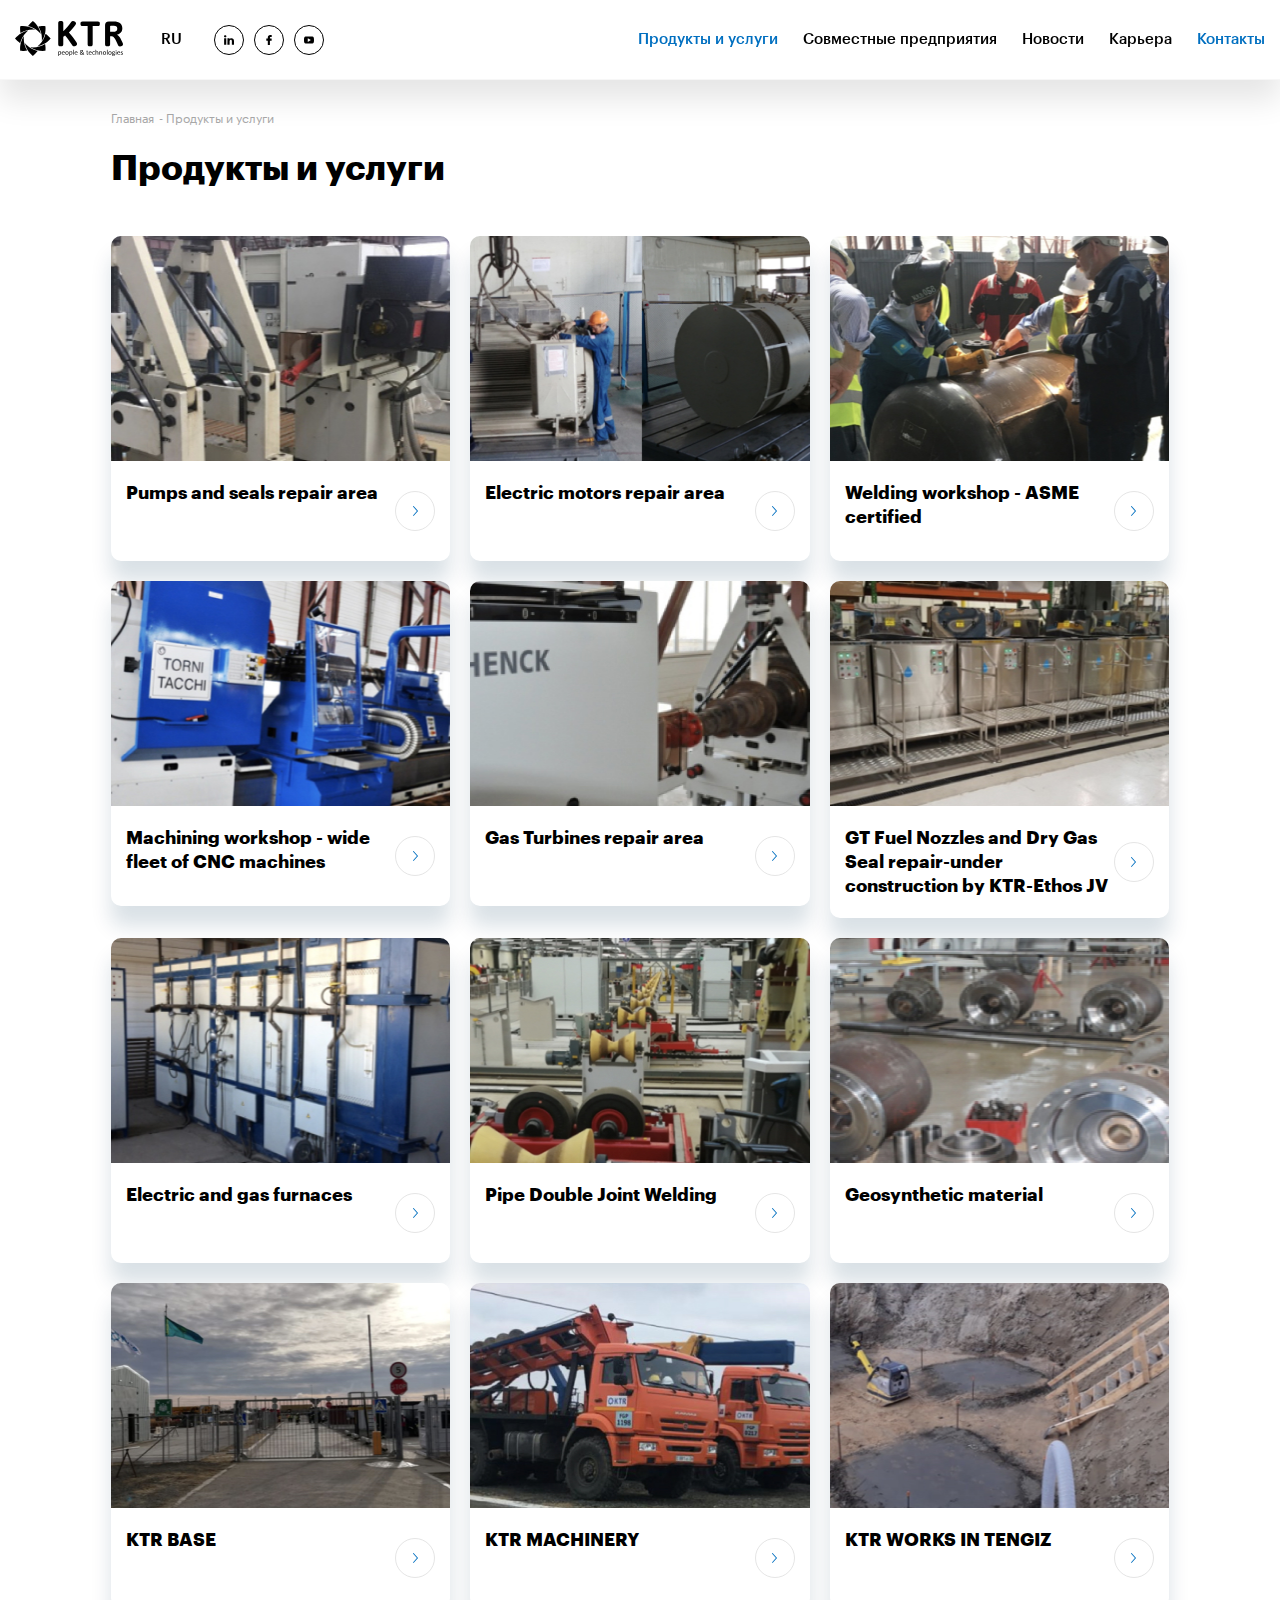
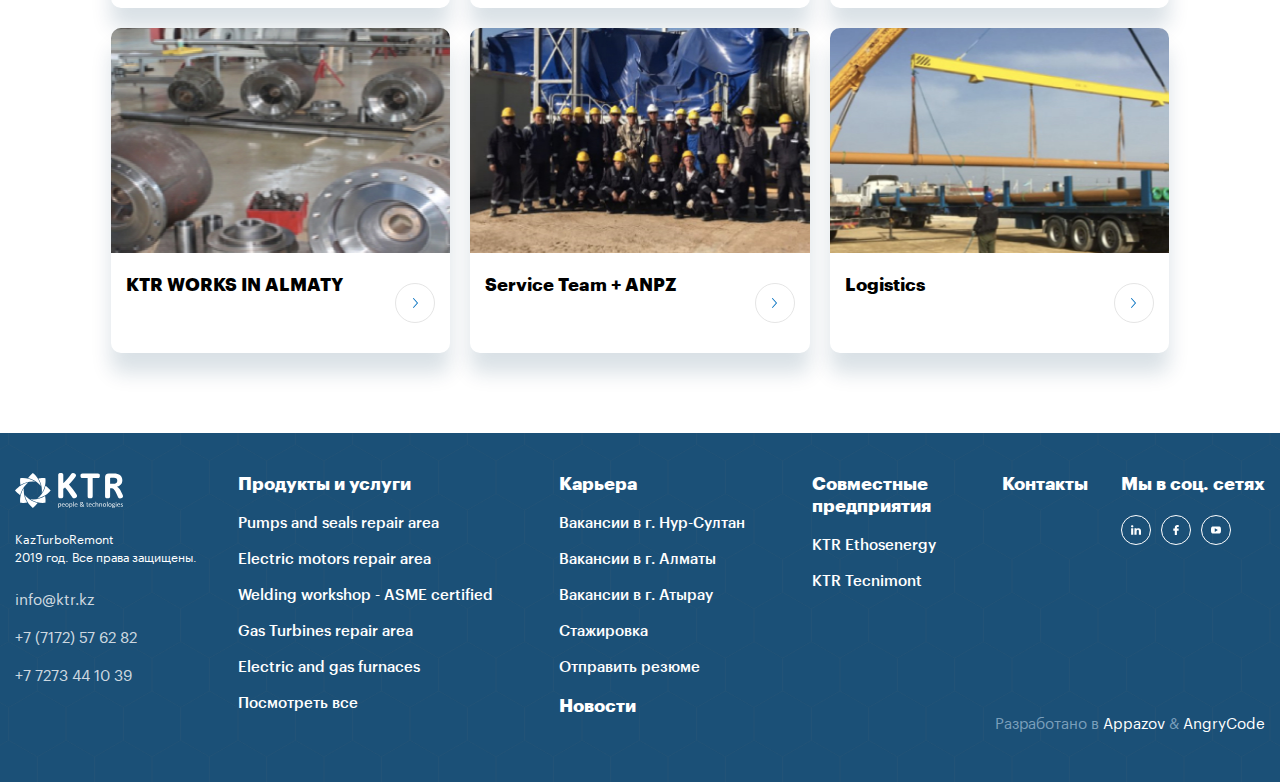
<file: product.html>
<!DOCTYPE html>
<html lang="en">
<head>
	<meta charset="UTF-8">
	<meta http-equiv="X-UA-Compatible" content="IE=edge">
	<meta name="viewport" content="width=device-width, initial-scale=1">
	<title>KTR</title>
	<link rel="stylesheet" href="css/jquery-ui.min.css">
	<link rel="stylesheet" href="css/jquery-ui.theme.css">
	<link rel="stylesheet" href="css/magnific-popup.css">
	<link rel="stylesheet" href="css/slick-theme.css">
	<link rel="stylesheet" href="css/slick.css">
	<link rel="stylesheet" href="css/style.css">
</head>
<body>
	
	<header class="header">
		<div class="left">
			<a href="index.html" class="logo"><img src="img/logo-black.svg" alt=""></a>
			<a href="#" class="language">RU</a>
			<ul class="social-menu">
				<li><a href="#"><img src="img/insta-black.svg" alt=""></a></li>
				<li><a href="#"><img src="img/fb-black.svg" alt=""></a></li>
				<li><a href="#"><img src="img/youtube-black.svg" alt=""></a></li>
			</ul>
		</div>
		<div class="right">
			<ul class="main-menu">
				<li class="drop-item active">
					<a href="#">Продукты и услуги</a>
					<button type="button">Продукты и услуги</button>
					<ul class="drop-menu">
						<li><a href="#">Pumps and seals repair area</a></li>
						<li><a href="#">Electric motors repair area</a></li>
						<li><a href="#">Welding workshop - ASME certified</a></li>
						<li><a href="#">Machining workshop - wide fleet of CNC machines</a></li>
						<li><a href="#">Gas Turbines repair area</a></li>
						<li><a href="#">Electric and gas furnaces</a></li>
						<li><a href="#">Pipe Double Joint Welding</a></li>
						<li><a href="#">Geosynthetic material</a></li>
						<li><a href="#">Ремонт топливных форсунок GT и уплотнения сухого газа - строится СП «КТР-Этос»</a></li>
						<li><a href="#">KTR BASE</a></li>
						<li><a href="#">KTR MACHINERY</a></li>
						<li><a href="#">KTR WORKS IN TENGIZ</a></li>
						<li><a href="#">KTR WORKS IN ALMATY</a></li>
						<li><a href="#">Service Team + ANPZ </a></li>
					</ul>
				</li>
				<li class="drop-item">
					<a href="#">Совместные предприятия</a>
					<button type="button">Совместные предприятия</button>
					<ul class="drop-menu">
						<li><a href="#">Pumps and seals repair area</a></li>
						<li><a href="#">Electric motors repair area</a></li>
						<li><a href="#">Welding workshop - ASME certified</a></li>
						<li><a href="#">Machining workshop - wide fleet of CNC machines</a></li>
						<li><a href="#">Gas Turbines repair area</a></li>
						<li><a href="#">Electric and gas furnaces</a></li>
						<li><a href="#">Pipe Double Joint Welding</a></li>
						<li><a href="#">Geosynthetic material</a></li>
						<li><a href="#">Ремонт топливных форсунок GT и уплотнения сухого газа - строится СП «КТР-Этос»</a></li>
						<li><a href="#">KTR BASE</a></li>
						<li><a href="#">KTR MACHINERY</a></li>
						<li><a href="#">KTR WORKS IN TENGIZ</a></li>
						<li><a href="#">KTR WORKS IN ALMATY</a></li>
						<li><a href="#">Service Team + ANPZ </a></li>
					</ul>
				</li>
				<li><a href="#">Новости</a></li>
				<li><a href="#">Карьера</a></li>
				<li class="active"><a href="#">Контакты</a></li>
			</ul>
		</div>
		<a href="#" class="drop-icon">
			<img src="img/drop-icon-black.svg" class="black" alt="">
		</a>
		<a href="#" class="close-icon">
			<img src="img/close-icon-black.svg" class="black" alt="">
		</a>
	</header>
	
	<section class="product-wrapper">
		<div class="container">
			<ul class="breadcrumbs">
				<li><a href="index.html">Главная</a></li>
				<li><span>-  Продукты и услуги</span></li>
			</ul>
			<h2 class="title">Продукты и услуги</h2>
			<ul class="product-list">
				<li>
					<a href="product-in.html">
						<span class="img-wrap" style="background-image: url(img/product-img1.jpg)"></span>
						<div class="text-wrap">
							<p>Pumps and seals repair area</p>
							<span class="arrow">
								<svg width="5" height="10" viewBox="0 0 5 10" xmlns="http://www.w3.org/2000/svg">
									<path d="M4.86728 5.3569L0.783548 9.85238C0.604357 10.0492 0.314038 10.0492 0.134394 9.85238C-0.0447975 9.65555 -0.0447976 9.33586 0.134394 9.13903L3.8942 5.00025L0.134846 0.861467C-0.0443453 0.664641 -0.0443453 0.344944 0.134846 0.14762C0.314037 -0.0492061 0.604808 -0.0492061 0.783999 0.14762L4.86773 4.64306C5.04417 4.83785 5.04417 5.16257 4.86728 5.3569Z"/>
								</svg>
							</span>
						</div>
					</a>
				</li>
				<li>
					<a href="product-in.html">
						<span class="img-wrap" style="background-image: url(img/product-img2.jpg)"></span>
						<div class="text-wrap">
							<p>Electric motors repair area</p>
							<span class="arrow">
								<svg width="5" height="10" viewBox="0 0 5 10" xmlns="http://www.w3.org/2000/svg">
									<path d="M4.86728 5.3569L0.783548 9.85238C0.604357 10.0492 0.314038 10.0492 0.134394 9.85238C-0.0447975 9.65555 -0.0447976 9.33586 0.134394 9.13903L3.8942 5.00025L0.134846 0.861467C-0.0443453 0.664641 -0.0443453 0.344944 0.134846 0.14762C0.314037 -0.0492061 0.604808 -0.0492061 0.783999 0.14762L4.86773 4.64306C5.04417 4.83785 5.04417 5.16257 4.86728 5.3569Z"/>
								</svg>
							</span>
						</div>
					</a>
				</li>
				<li>
					<a href="product-in.html">
						<span class="img-wrap" style="background-image: url(img/product-img3.jpg)"></span>
						<div class="text-wrap">
							<p>Welding workshop - ASME certified</p>
							<span class="arrow">
								<svg width="5" height="10" viewBox="0 0 5 10" xmlns="http://www.w3.org/2000/svg">
									<path d="M4.86728 5.3569L0.783548 9.85238C0.604357 10.0492 0.314038 10.0492 0.134394 9.85238C-0.0447975 9.65555 -0.0447976 9.33586 0.134394 9.13903L3.8942 5.00025L0.134846 0.861467C-0.0443453 0.664641 -0.0443453 0.344944 0.134846 0.14762C0.314037 -0.0492061 0.604808 -0.0492061 0.783999 0.14762L4.86773 4.64306C5.04417 4.83785 5.04417 5.16257 4.86728 5.3569Z"/>
								</svg>
							</span>
						</div>
					</a>
				</li>
				<li>
					<a href="product-in.html">
						<span class="img-wrap" style="background-image: url(img/product-img4.jpg)"></span>
						<div class="text-wrap">
							<p>Machining workshop - wide fleet of CNC machines</p>
							<span class="arrow">
								<svg width="5" height="10" viewBox="0 0 5 10" xmlns="http://www.w3.org/2000/svg">
									<path d="M4.86728 5.3569L0.783548 9.85238C0.604357 10.0492 0.314038 10.0492 0.134394 9.85238C-0.0447975 9.65555 -0.0447976 9.33586 0.134394 9.13903L3.8942 5.00025L0.134846 0.861467C-0.0443453 0.664641 -0.0443453 0.344944 0.134846 0.14762C0.314037 -0.0492061 0.604808 -0.0492061 0.783999 0.14762L4.86773 4.64306C5.04417 4.83785 5.04417 5.16257 4.86728 5.3569Z"/>
								</svg>
							</span>
						</div>
					</a>
				</li>
				<li>
					<a href="product-in.html">
						<span class="img-wrap" style="background-image: url(img/product-img5.jpg)"></span>
						<div class="text-wrap">
							<p>Gas Turbines repair area</p>
							<span class="arrow">
								<svg width="5" height="10" viewBox="0 0 5 10" xmlns="http://www.w3.org/2000/svg">
									<path d="M4.86728 5.3569L0.783548 9.85238C0.604357 10.0492 0.314038 10.0492 0.134394 9.85238C-0.0447975 9.65555 -0.0447976 9.33586 0.134394 9.13903L3.8942 5.00025L0.134846 0.861467C-0.0443453 0.664641 -0.0443453 0.344944 0.134846 0.14762C0.314037 -0.0492061 0.604808 -0.0492061 0.783999 0.14762L4.86773 4.64306C5.04417 4.83785 5.04417 5.16257 4.86728 5.3569Z"/>
								</svg>
							</span>
						</div>
					</a>
				</li>
				<li>
					<a href="product-in.html">
						<span class="img-wrap" style="background-image: url(img/product-img6.jpg)"></span>
						<div class="text-wrap">
							<p>GT Fuel Nozzles and Dry Gas Seal repair-under construction by KTR-Ethos JV</p>
							<span class="arrow">
								<svg width="5" height="10" viewBox="0 0 5 10" xmlns="http://www.w3.org/2000/svg">
									<path d="M4.86728 5.3569L0.783548 9.85238C0.604357 10.0492 0.314038 10.0492 0.134394 9.85238C-0.0447975 9.65555 -0.0447976 9.33586 0.134394 9.13903L3.8942 5.00025L0.134846 0.861467C-0.0443453 0.664641 -0.0443453 0.344944 0.134846 0.14762C0.314037 -0.0492061 0.604808 -0.0492061 0.783999 0.14762L4.86773 4.64306C5.04417 4.83785 5.04417 5.16257 4.86728 5.3569Z"/>
								</svg>
							</span>
						</div>
					</a>
				</li>
				<li>
					<a href="product-in.html">
						<span class="img-wrap" style="background-image: url(img/product-img7.jpg)"></span>
						<div class="text-wrap">
							<p>Electric and gas furnaces</p>
							<span class="arrow">
								<svg width="5" height="10" viewBox="0 0 5 10" xmlns="http://www.w3.org/2000/svg">
									<path d="M4.86728 5.3569L0.783548 9.85238C0.604357 10.0492 0.314038 10.0492 0.134394 9.85238C-0.0447975 9.65555 -0.0447976 9.33586 0.134394 9.13903L3.8942 5.00025L0.134846 0.861467C-0.0443453 0.664641 -0.0443453 0.344944 0.134846 0.14762C0.314037 -0.0492061 0.604808 -0.0492061 0.783999 0.14762L4.86773 4.64306C5.04417 4.83785 5.04417 5.16257 4.86728 5.3569Z"/>
								</svg>
							</span>
						</div>
					</a>
				</li>
				<li>
					<a href="product-in.html">
						<span class="img-wrap" style="background-image: url(img/product-img8.jpg)"></span>
						<div class="text-wrap">
							<p>Pipe Double Joint Welding</p>
							<span class="arrow">
								<svg width="5" height="10" viewBox="0 0 5 10" xmlns="http://www.w3.org/2000/svg">
									<path d="M4.86728 5.3569L0.783548 9.85238C0.604357 10.0492 0.314038 10.0492 0.134394 9.85238C-0.0447975 9.65555 -0.0447976 9.33586 0.134394 9.13903L3.8942 5.00025L0.134846 0.861467C-0.0443453 0.664641 -0.0443453 0.344944 0.134846 0.14762C0.314037 -0.0492061 0.604808 -0.0492061 0.783999 0.14762L4.86773 4.64306C5.04417 4.83785 5.04417 5.16257 4.86728 5.3569Z"/>
								</svg>
							</span>
						</div>
					</a>
				</li>
				<li>
					<a href="product-in.html">
						<span class="img-wrap" style="background-image: url(img/product-img9.jpg)"></span>
						<div class="text-wrap">
							<p>Geosynthetic material </p>
							<span class="arrow">
								<svg width="5" height="10" viewBox="0 0 5 10" xmlns="http://www.w3.org/2000/svg">
									<path d="M4.86728 5.3569L0.783548 9.85238C0.604357 10.0492 0.314038 10.0492 0.134394 9.85238C-0.0447975 9.65555 -0.0447976 9.33586 0.134394 9.13903L3.8942 5.00025L0.134846 0.861467C-0.0443453 0.664641 -0.0443453 0.344944 0.134846 0.14762C0.314037 -0.0492061 0.604808 -0.0492061 0.783999 0.14762L4.86773 4.64306C5.04417 4.83785 5.04417 5.16257 4.86728 5.3569Z"/>
								</svg>
							</span>
						</div>
					</a>
				</li>
				<li>
					<a href="product-in.html">
						<span class="img-wrap" style="background-image: url(img/product-img10.jpg)"></span>
						<div class="text-wrap">
							<p>KTR BASE</p>
							<span class="arrow">
								<svg width="5" height="10" viewBox="0 0 5 10" xmlns="http://www.w3.org/2000/svg">
									<path d="M4.86728 5.3569L0.783548 9.85238C0.604357 10.0492 0.314038 10.0492 0.134394 9.85238C-0.0447975 9.65555 -0.0447976 9.33586 0.134394 9.13903L3.8942 5.00025L0.134846 0.861467C-0.0443453 0.664641 -0.0443453 0.344944 0.134846 0.14762C0.314037 -0.0492061 0.604808 -0.0492061 0.783999 0.14762L4.86773 4.64306C5.04417 4.83785 5.04417 5.16257 4.86728 5.3569Z"/>
								</svg>
							</span>
						</div>
					</a>
				</li>
				<li>
					<a href="product-in.html">
						<span class="img-wrap" style="background-image: url(img/product-img11.jpg)"></span>
						<div class="text-wrap">
							<p>KTR MACHINERY</p>
							<span class="arrow">
								<svg width="5" height="10" viewBox="0 0 5 10" xmlns="http://www.w3.org/2000/svg">
									<path d="M4.86728 5.3569L0.783548 9.85238C0.604357 10.0492 0.314038 10.0492 0.134394 9.85238C-0.0447975 9.65555 -0.0447976 9.33586 0.134394 9.13903L3.8942 5.00025L0.134846 0.861467C-0.0443453 0.664641 -0.0443453 0.344944 0.134846 0.14762C0.314037 -0.0492061 0.604808 -0.0492061 0.783999 0.14762L4.86773 4.64306C5.04417 4.83785 5.04417 5.16257 4.86728 5.3569Z"/>
								</svg>
							</span>
						</div>
					</a>
				</li>
				<li>
					<a href="product-in.html">
						<span class="img-wrap" style="background-image: url(img/product-img12.jpg)"></span>
						<div class="text-wrap">
							<p>KTR WORKS IN TENGIZ</p>
							<span class="arrow">
								<svg width="5" height="10" viewBox="0 0 5 10" xmlns="http://www.w3.org/2000/svg">
									<path d="M4.86728 5.3569L0.783548 9.85238C0.604357 10.0492 0.314038 10.0492 0.134394 9.85238C-0.0447975 9.65555 -0.0447976 9.33586 0.134394 9.13903L3.8942 5.00025L0.134846 0.861467C-0.0443453 0.664641 -0.0443453 0.344944 0.134846 0.14762C0.314037 -0.0492061 0.604808 -0.0492061 0.783999 0.14762L4.86773 4.64306C5.04417 4.83785 5.04417 5.16257 4.86728 5.3569Z"/>
								</svg>
							</span>
						</div>
					</a>
				</li>
				<li>
					<a href="product-in.html">
						<span class="img-wrap" style="background-image: url(img/product-img13.jpg)"></span>
						<div class="text-wrap">
							<p>KTR WORKS IN ALMATY</p>
							<span class="arrow">
								<svg width="5" height="10" viewBox="0 0 5 10" xmlns="http://www.w3.org/2000/svg">
									<path d="M4.86728 5.3569L0.783548 9.85238C0.604357 10.0492 0.314038 10.0492 0.134394 9.85238C-0.0447975 9.65555 -0.0447976 9.33586 0.134394 9.13903L3.8942 5.00025L0.134846 0.861467C-0.0443453 0.664641 -0.0443453 0.344944 0.134846 0.14762C0.314037 -0.0492061 0.604808 -0.0492061 0.783999 0.14762L4.86773 4.64306C5.04417 4.83785 5.04417 5.16257 4.86728 5.3569Z"/>
								</svg>
							</span>
						</div>
					</a>
				</li>
				<li>
					<a href="product-in.html">
						<span class="img-wrap" style="background-image: url(img/product-img14.jpg)"></span>
						<div class="text-wrap">
							<p>Service Team  + ANPZ</p>
							<span class="arrow">
								<svg width="5" height="10" viewBox="0 0 5 10" xmlns="http://www.w3.org/2000/svg">
									<path d="M4.86728 5.3569L0.783548 9.85238C0.604357 10.0492 0.314038 10.0492 0.134394 9.85238C-0.0447975 9.65555 -0.0447976 9.33586 0.134394 9.13903L3.8942 5.00025L0.134846 0.861467C-0.0443453 0.664641 -0.0443453 0.344944 0.134846 0.14762C0.314037 -0.0492061 0.604808 -0.0492061 0.783999 0.14762L4.86773 4.64306C5.04417 4.83785 5.04417 5.16257 4.86728 5.3569Z"/>
								</svg>
							</span>
						</div>
					</a>
				</li>
				<li>
					<a href="product-in.html">
						<span class="img-wrap" style="background-image: url(img/product-img15.jpg)"></span>
						<div class="text-wrap">
							<p>Logistics</p>
							<span class="arrow">
								<svg width="5" height="10" viewBox="0 0 5 10" xmlns="http://www.w3.org/2000/svg">
									<path d="M4.86728 5.3569L0.783548 9.85238C0.604357 10.0492 0.314038 10.0492 0.134394 9.85238C-0.0447975 9.65555 -0.0447976 9.33586 0.134394 9.13903L3.8942 5.00025L0.134846 0.861467C-0.0443453 0.664641 -0.0443453 0.344944 0.134846 0.14762C0.314037 -0.0492061 0.604808 -0.0492061 0.783999 0.14762L4.86773 4.64306C5.04417 4.83785 5.04417 5.16257 4.86728 5.3569Z"/>
								</svg>
							</span>
						</div>
					</a>
				</li>
			</ul>
		</div>
	</section>

	<footer>
		<div class="container">
			<div class="footer-wrapper">
				<div class="logo-wrap">
					<a href="index.html" class="footer-logo"><img src="img/logo-white.svg" alt=""></a>
					<p>KazTurboRemont <br>2019 год. Все права защищены.</p>
					<a href="mailto:info@ktr.kz" class="mail">info@ktr.kz</a>
					<a href="tel:+77172576282" class="phone">+7 (7172) 57 62 82</a>
					<a href="tel:+77273441039" class="phone">+7 7273 44 10 39</a>
				</div>
				<div class="menu-wrapper">
					<div class="menu-wrap">
						<a href="#">Продукты и услуги</a>
						<ul>
							<li><a href="#">Pumps and seals repair area</a></li>
							<li><a href="#">Electric motors repair area</a></li>
							<li><a href="#">Welding workshop - ASME certified</a></li>
							<li><a href="#">Gas Turbines repair area</a></li>
							<li><a href="#">Electric and gas furnaces</a></li>
							<li><a href="#">Посмотреть все</a></li>
						</ul>
					</div>
					<div class="menu-wrap">
						<a href="#">Карьера</a>
						<ul>
							<li><a href="#">Вакансии в г. Нур-Султан</a></li>
							<li><a href="#">Вакансии в г. Алматы</a></li>
							<li><a href="#">Вакансии в г. Атырау</a></li>
							<li><a href="#">Стажировка</a></li>
							<li><a href="#">Отправить резюме</a></li>
						</ul>
						<a href="#" style="margin-bottom: 0; margin-top: 20px">Новости</a>
					</div>
					<div class="menu-wrap">
						<a href="#">Совместные <br>предприятия</a>
						<ul>
							<li><a href="#">KTR Ethosenergy</a></li>
							<li><a href="#">KTR Tecnimont</a></li>
						</ul>
					</div>
					<div class="menu-wrap">
						<a href="#">Контакты</a>
					</div>
				</div>
				<div class="social-wrap">
					<h2>Мы в соц. сетях</h2>
					<ul class="social-menu white">
						<li><a href="#"><img src="img/in-white.svg" alt=""></a></li>
						<li><a href="#"><img src="img/fb-white.svg" alt=""></a></li>
						<li><a href="#"><img src="img/youtube-white.svg" alt=""></a></li>
					</ul>
				</div>
			</div>
			<p class="brand-text">Разработано в <a href="#">Appazov</a> & <a href="#">AngryCode</a></p>
		</div>
	</footer>
	
	<script src="js/jquery-3.4.1.min.js"></script>
	<script src="js/jquery-ui.min.js"></script>
	<script src="js/jquery.inputmask.bundle.min.js"></script>
	<script src="js/jquery.magnific-popup.min.js"></script>
	<script src="js/jquery.validate.js"></script>
	<script src="js/slick.min.js"></script>
	<script src="js/select2.min.js"></script>
	<script src="js/script.js"></script>
</body>
</html>
</file>
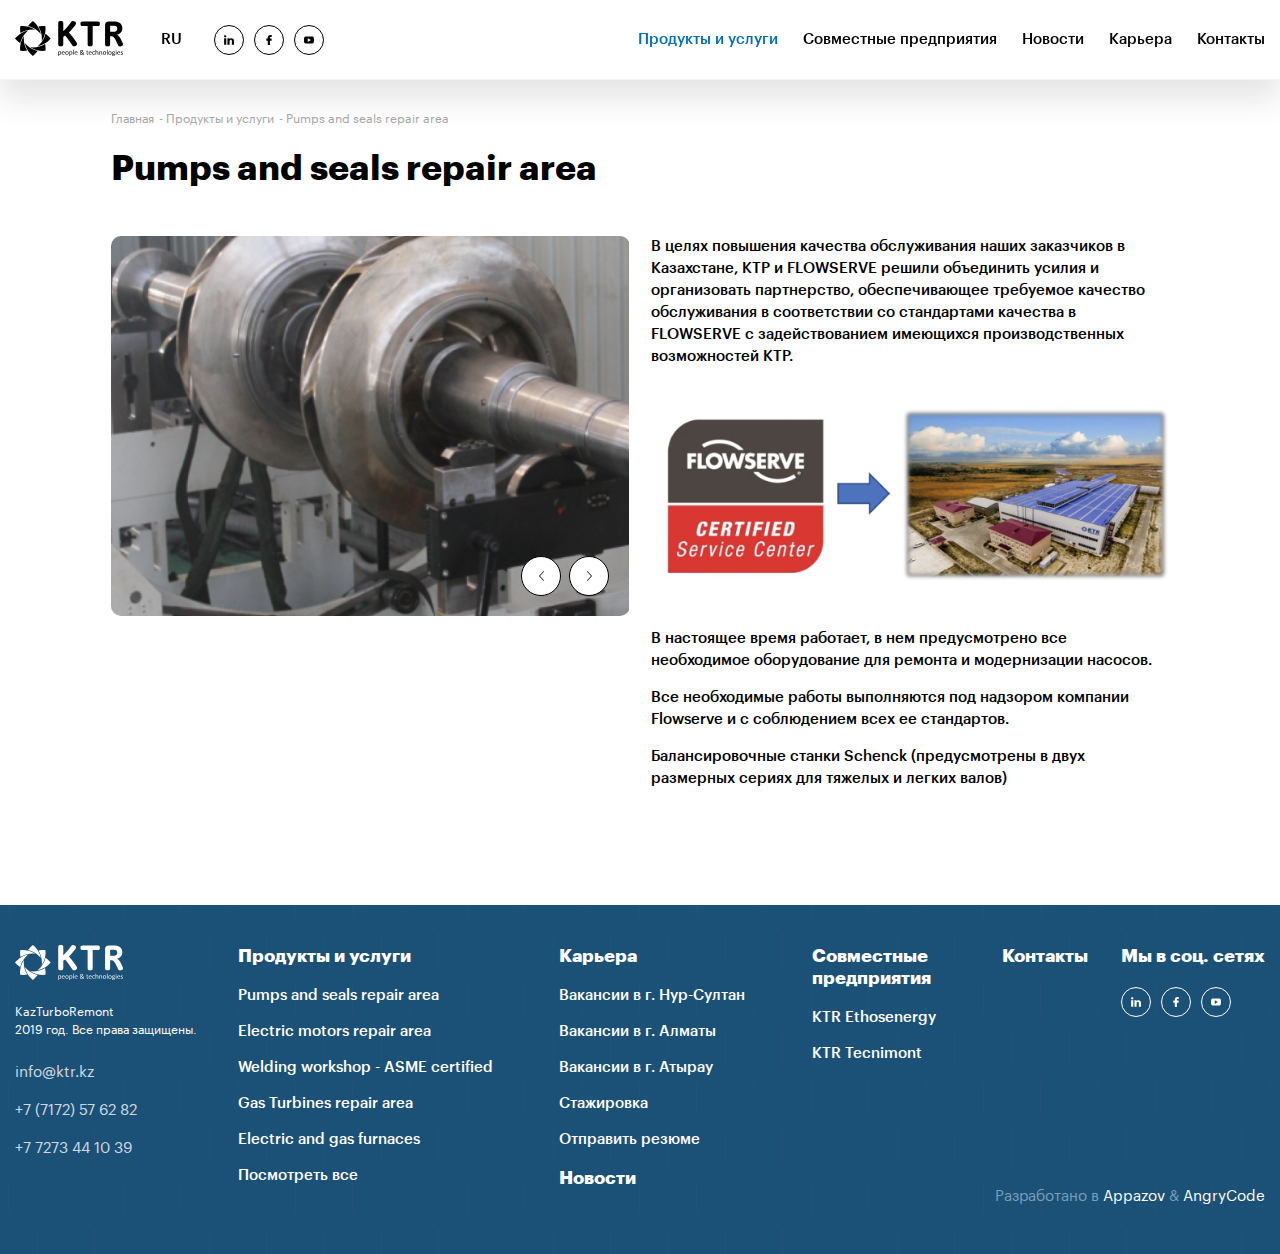
<file: pumps.html>
<!DOCTYPE html>
<html lang="en">
<head>
	<meta charset="UTF-8">
	<meta http-equiv="X-UA-Compatible" content="IE=edge">
	<meta name="viewport" content="width=device-width, initial-scale=1">
	<title>KTR</title>
	<link rel="stylesheet" href="css/jquery-ui.min.css">
	<link rel="stylesheet" href="css/jquery-ui.theme.css">
	<link rel="stylesheet" href="css/magnific-popup.css">
	<link rel="stylesheet" href="css/slick-theme.css">
	<link rel="stylesheet" href="css/slick.css">
	<link rel="stylesheet" href="css/style.css">
</head>
<body>
	
	<header class="header">
		<div class="left">
			<a href="index.html" class="logo"><img src="img/logo-black.svg" alt=""></a>
			<a href="#" class="language">RU</a>
			<ul class="social-menu">
				<li><a href="#"><img src="img/insta-black.svg" alt=""></a></li>
				<li><a href="#"><img src="img/fb-black.svg" alt=""></a></li>
				<li><a href="#"><img src="img/youtube-black.svg" alt=""></a></li>
			</ul>
		</div>
		<div class="right">
			<ul class="main-menu">
				<li class="drop-item active">
					<a href="#">Продукты и услуги</a>
					<button type="button">Продукты и услуги</button>
					<ul class="drop-menu">
						<li><a href="#">Pumps and seals repair area</a></li>
						<li><a href="#">Electric motors repair area</a></li>
						<li><a href="#">Welding workshop - ASME certified</a></li>
						<li><a href="#">Machining workshop - wide fleet of CNC machines</a></li>
						<li><a href="#">Gas Turbines repair area</a></li>
						<li><a href="#">Electric and gas furnaces</a></li>
						<li><a href="#">Pipe Double Joint Welding</a></li>
						<li><a href="#">Geosynthetic material</a></li>
						<li><a href="#">Ремонт топливных форсунок GT и уплотнения сухого газа - строится СП «КТР-Этос»</a></li>
						<li><a href="#">KTR BASE</a></li>
						<li><a href="#">KTR MACHINERY</a></li>
						<li><a href="#">KTR WORKS IN TENGIZ</a></li>
						<li><a href="#">KTR WORKS IN ALMATY</a></li>
						<li><a href="#">Service Team + ANPZ </a></li>
					</ul>
				</li>
				<li class="drop-item">
					<a href="#">Совместные предприятия</a>
					<button type="button">Совместные предприятия</button>
					<ul class="drop-menu">
						<li><a href="#">Pumps and seals repair area</a></li>
						<li><a href="#">Electric motors repair area</a></li>
						<li><a href="#">Welding workshop - ASME certified</a></li>
						<li><a href="#">Machining workshop - wide fleet of CNC machines</a></li>
						<li><a href="#">Gas Turbines repair area</a></li>
						<li><a href="#">Electric and gas furnaces</a></li>
						<li><a href="#">Pipe Double Joint Welding</a></li>
						<li><a href="#">Geosynthetic material</a></li>
						<li><a href="#">Ремонт топливных форсунок GT и уплотнения сухого газа - строится СП «КТР-Этос»</a></li>
						<li><a href="#">KTR BASE</a></li>
						<li><a href="#">KTR MACHINERY</a></li>
						<li><a href="#">KTR WORKS IN TENGIZ</a></li>
						<li><a href="#">KTR WORKS IN ALMATY</a></li>
						<li><a href="#">Service Team + ANPZ </a></li>
					</ul>
				</li>
				<li><a href="#">Новости</a></li>
				<li><a href="#">Карьера</a></li>
				<li><a href="#">Контакты</a></li>
			</ul>
		</div>
		<a href="#" class="drop-icon">
			<img src="img/drop-icon-black.svg" class="black" alt="">
		</a>
		<a href="#" class="close-icon">
			<img src="img/close-icon-black.svg" class="black" alt="">
		</a>
	</header>
	
	<section class="pumps-wrapper">
		<div class="container">
			<ul class="breadcrumbs">
				<li><a href="index.html">Главная</a></li>
				<li><a href="product.html">-  Продукты и услуги</a></li>
				<li><span>-  Pumps and seals repair area</span></li>
			</ul>
			<h2 class="title">Pumps and seals repair area</h2>
			<div class="pumps-content">
				<div class="left">
					<div class="pumps-slider-wrap">
						<div class="slider-navigation">
							<button type="button" class="slick-next"><img src="img/arr-right.svg" alt=""></button>
							<button type="button" class="slick-prev"><img src="img/arr-left.svg" alt=""></button>
						</div>
						<div class="pumps-slider">
							<div class="item" style="background-image: url(img/pumps-img1.jpg)"></div>
							<div class="item" style="background-image: url(img/pumps-img2.jpg)"></div>
						</div>
					</div>
				</div>
				<div class="right">
					<p>В целях повышения качества обслуживания наших заказчиков в Казахстане, КТР и FLOWSERVE решили объединить усилия и организовать партнерство, обеспечивающее требуемое качество обслуживания в соответствии со стандартами качества в FLOWSERVE с задействованием имеющихся производственных возможностей КТР.</p>
					<img src="img/pumps-right-img1.png" alt="">
					<p>В настоящее время работает, в нем предусмотрено все необходимое оборудование для ремонта и модернизации насосов.</p>
					<p>Все необходимые работы выполняются под надзором компании Flowserve и с соблюдением всех ее стандартов.</p>
					<p>Балансировочные станки Schenck (предусмотрены в двух размерных сериях для тяжелых и легких валов)</p>
				</div>
			</div>
		</div>
	</section>
	
	<footer>
		<div class="container">
			<div class="footer-wrapper">
				<div class="logo-wrap">
					<a href="index.html" class="footer-logo"><img src="img/logo-white.svg" alt=""></a>
					<p>KazTurboRemont <br>2019 год. Все права защищены.</p>
					<a href="mailto:info@ktr.kz" class="mail">info@ktr.kz</a>
					<a href="tel:+77172576282" class="phone">+7 (7172) 57 62 82</a>
					<a href="tel:+77273441039" class="phone">+7 7273 44 10 39</a>
				</div>
				<div class="menu-wrapper">
					<div class="menu-wrap">
						<a href="#">Продукты и услуги</a>
						<ul>
							<li><a href="#">Pumps and seals repair area</a></li>
							<li><a href="#">Electric motors repair area</a></li>
							<li><a href="#">Welding workshop - ASME certified</a></li>
							<li><a href="#">Gas Turbines repair area</a></li>
							<li><a href="#">Electric and gas furnaces</a></li>
							<li><a href="#">Посмотреть все</a></li>
						</ul>
					</div>
					<div class="menu-wrap">
						<a href="#">Карьера</a>
						<ul>
							<li><a href="#">Вакансии в г. Нур-Султан</a></li>
							<li><a href="#">Вакансии в г. Алматы</a></li>
							<li><a href="#">Вакансии в г. Атырау</a></li>
							<li><a href="#">Стажировка</a></li>
							<li><a href="#">Отправить резюме</a></li>
						</ul>
						<a href="#" style="margin-bottom: 0; margin-top: 20px">Новости</a>
					</div>
					<div class="menu-wrap">
						<a href="#">Совместные <br>предприятия</a>
						<ul>
							<li><a href="#">KTR Ethosenergy</a></li>
							<li><a href="#">KTR Tecnimont</a></li>
						</ul>
					</div>
					<div class="menu-wrap">
						<a href="#">Контакты</a>
					</div>
				</div>
				<div class="social-wrap">
					<h2>Мы в соц. сетях</h2>
					<ul class="social-menu white">
						<li><a href="#"><img src="img/in-white.svg" alt=""></a></li>
						<li><a href="#"><img src="img/fb-white.svg" alt=""></a></li>
						<li><a href="#"><img src="img/youtube-white.svg" alt=""></a></li>
					</ul>
				</div>
			</div>
			<p class="brand-text">Разработано в <a href="#">Appazov</a> & <a href="#">AngryCode</a></p>
		</div>
	</footer>
	
	<script src="js/jquery-3.4.1.min.js"></script>
	<script src="js/jquery-ui.min.js"></script>
	<script src="js/jquery.inputmask.bundle.min.js"></script>
	<script src="js/jquery.magnific-popup.min.js"></script>
	<script src="js/jquery.validate.js"></script>
	<script src="js/slick.min.js"></script>
	<script src="js/select2.min.js"></script>
	<script src="js/script.js"></script>
</body>
</html>
</file>
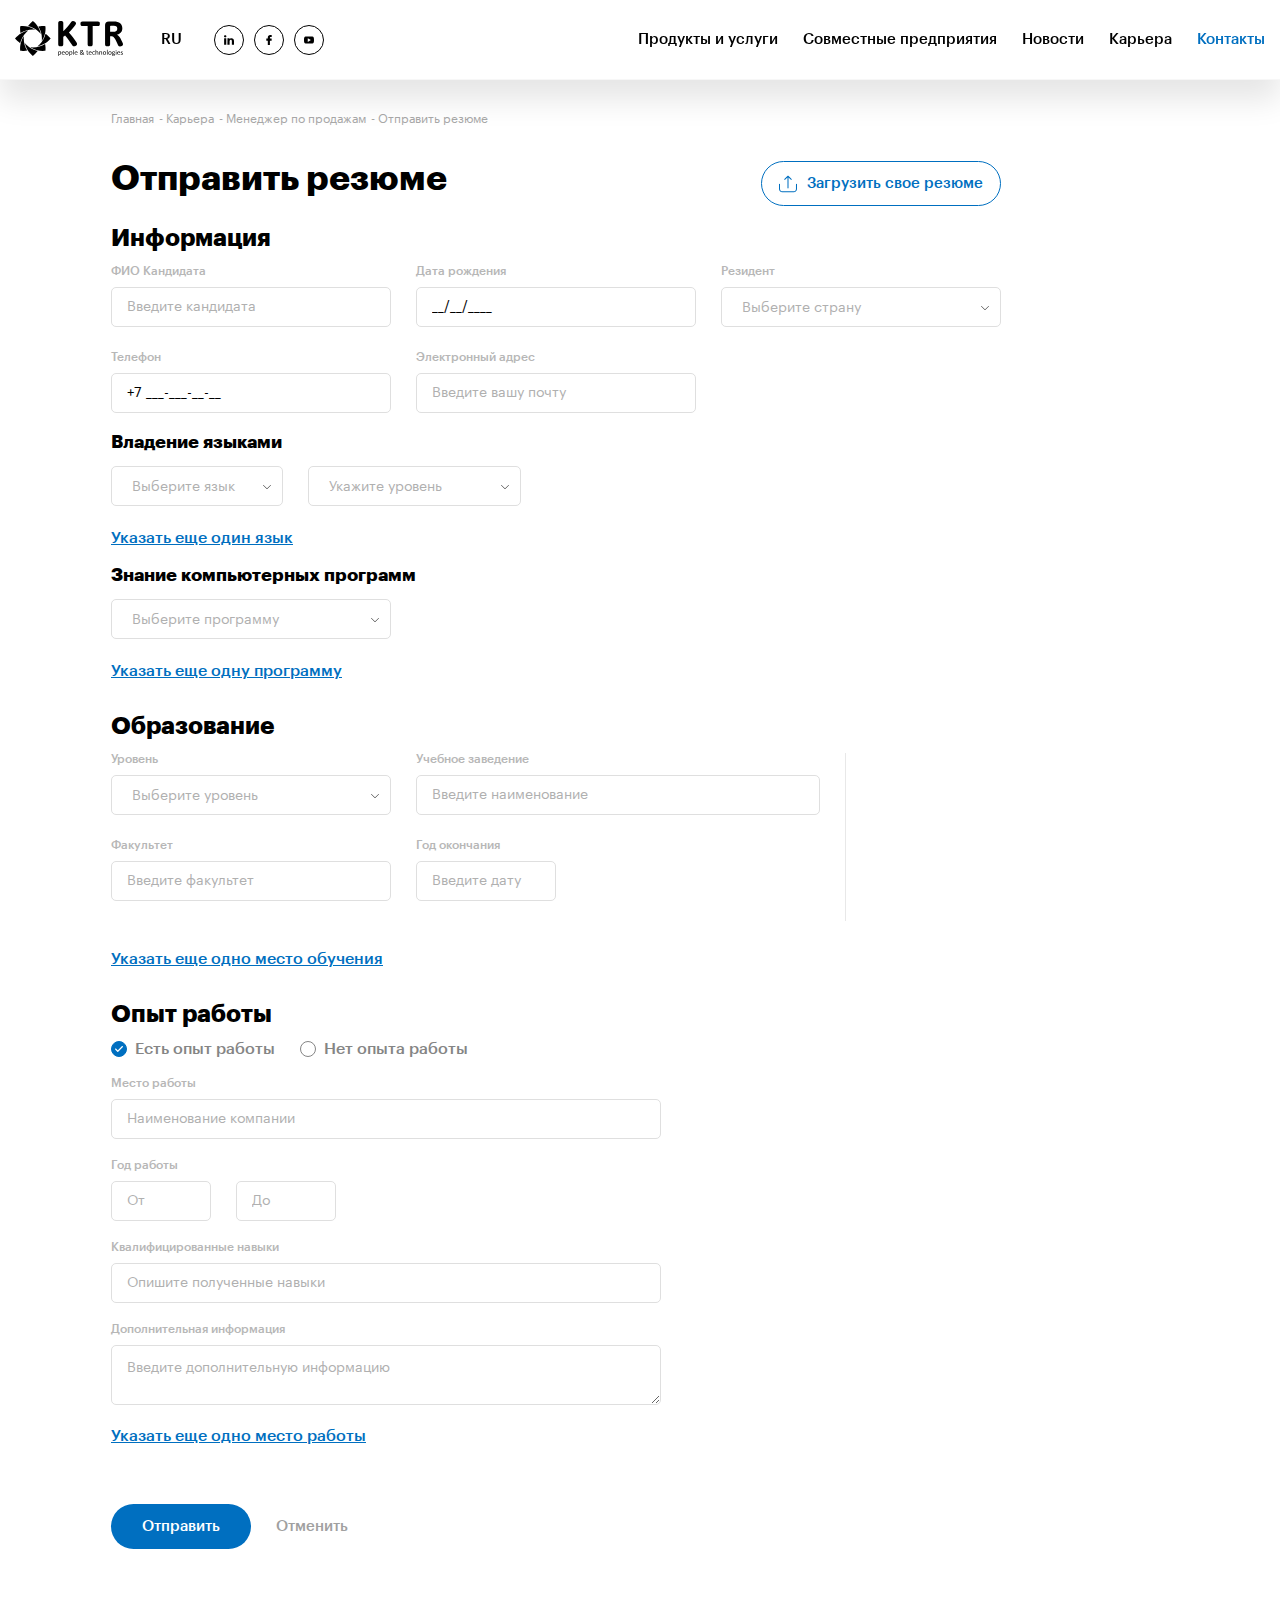
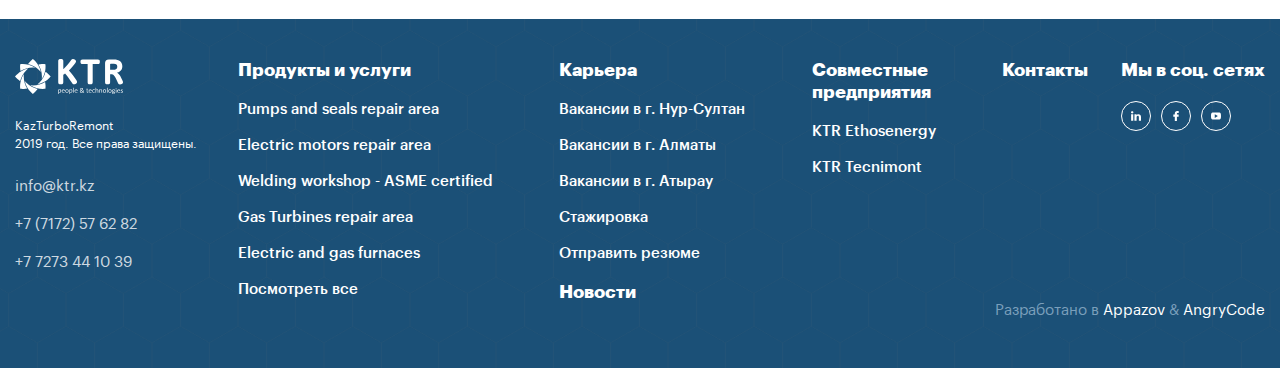
<file: resume.html>
<!DOCTYPE html>
<html lang="en">
<head>
	<meta charset="UTF-8">
	<meta http-equiv="X-UA-Compatible" content="IE=edge">
	<meta name="viewport" content="width=device-width, initial-scale=1">
	<title>KTR</title>
	<link rel="stylesheet" href="css/jquery-ui.min.css">
	<link rel="stylesheet" href="css/jquery-ui.theme.css">
	<link rel="stylesheet" href="css/magnific-popup.css">
	<link rel="stylesheet" href="css/slick-theme.css">
	<link rel="stylesheet" href="css/slick.css">
	<link rel="stylesheet" href="css/select2.min.css">
	<link rel="stylesheet" href="css/style.css">
</head>

<body>

	<header class="header">
		<div class="left">
			<a href="index.html" class="logo"><img src="img/logo-black.svg" alt=""></a>
			<a href="#" class="language">RU</a>
			<ul class="social-menu">
				<li><a href="#"><img src="img/insta-black.svg" alt=""></a></li>
				<li><a href="#"><img src="img/fb-black.svg" alt=""></a></li>
				<li><a href="#"><img src="img/youtube-black.svg" alt=""></a></li>
			</ul>
		</div>
		<div class="right">
			<ul class="main-menu">
				<li class="drop-item">
					<a href="resume.html">Продукты и услуги</a>
					<button type="button">Продукты и услуги</button>
					<ul class="drop-menu">
						<li><a href="#">Pumps and seals repair area</a></li>
						<li><a href="#">Electric motors repair area</a></li>
						<li><a href="#">Welding workshop - ASME certified</a></li>
						<li><a href="#">Machining workshop - wide fleet of CNC machines</a></li>
						<li><a href="#">Gas Turbines repair area</a></li>
						<li><a href="#">Electric and gas furnaces</a></li>
						<li><a href="#">Pipe Double Joint Welding</a></li>
						<li><a href="#">Geosynthetic material</a></li>
						<li><a href="#">Ремонт топливных форсунок GT и уплотнения сухого газа - строится СП «КТР-Этос»</a></li>
						<li><a href="#">KTR BASE</a></li>
						<li><a href="#">KTR MACHINERY</a></li>
						<li><a href="#">KTR WORKS IN TENGIZ</a></li>
						<li><a href="#">KTR WORKS IN ALMATY</a></li>
						<li><a href="#">Service Team + ANPZ </a></li>
					</ul>
				</li>
				<li class="drop-item">
					<a href="#">Совместные предприятия</a>
					<button type="button">Совместные предприятия</button>
					<ul class="drop-menu">
						<li><a href="#">Pumps and seals repair area</a></li>
						<li><a href="#">Electric motors repair area</a></li>
						<li><a href="#">Welding workshop - ASME certified</a></li>
						<li><a href="#">Machining workshop - wide fleet of CNC machines</a></li>
						<li><a href="#">Gas Turbines repair area</a></li>
						<li><a href="#">Electric and gas furnaces</a></li>
						<li><a href="#">Pipe Double Joint Welding</a></li>
						<li><a href="#">Geosynthetic material</a></li>
						<li><a href="#">Ремонт топливных форсунок GT и уплотнения сухого газа - строится СП «КТР-Этос»</a></li>
						<li><a href="#">KTR BASE</a></li>
						<li><a href="#">KTR MACHINERY</a></li>
						<li><a href="#">KTR WORKS IN TENGIZ</a></li>
						<li><a href="#">KTR WORKS IN ALMATY</a></li>
						<li><a href="#">Service Team + ANPZ </a></li>
					</ul>
				</li>
				<li><a href="#">Новости</a></li>
				<li><a href="#">Карьера</a></li>
				<li class="active"><a href="#">Контакты</a></li>
			</ul>
		</div>
		<a href="#" class="drop-icon">
			<img src="img/drop-icon-black.svg" class="black" alt="">
		</a>
		<a href="#" class="close-icon">
			<img src="img/close-icon-black.svg" class="black" alt="">
		</a>
	</header>

	<section class="resume-wrapper">
		<div class="container">
			<ul class="breadcrumbs">
				<li><a href="index.html">Главная</a></li>
				<li><a href="career.html"> - Карьера</a></li>
				<li><a href="#"> - Менеджер по продажам</a></li>
				<li><span> - Отправить резюме</span></li>
			</ul>
			<form id="resume-form" method="get" action="">
			
				<div class="form-header">
					<h1>Отправить резюме</h1>
					<label class="fileUpload">
						<input type="file" class="uploadlogo">
						<img src="img/upload-icon.svg" alt="">
						<span>Загрузить свое резюме</span>
					</label>
				</div>
				
				<div class="error-block">
					<div>						
						<img src="img/danger-icon.svg" alt="">
						<span>Ошибка! <br>Не все поля заполнены</span>
					</div>
				</div>
				
				<div class="form-body">
				
					<div class="info">						
						<h3>Информация</h3>
						
						<div class="info-inputs">
							<div class="input-wrap">
								<p class="label">ФИО Кандидата</p>
								<input type="text" placeholder="Введите кандидата" name="candidate" required>
								<p class="error-msg">
									<span class="icon"><img src="img/danger-icon.svg" alt=""></span>
									<span class="text">Имя заполнено неверно</span>
								</p>
							</div>
							<div class="input-wrap">
								<p class="label">Дата рождения</p>
								<input type="text" placeholder="Введите дату" name="birth-date" class="birth-date-input" required>
								<p class="error-msg">
									<span class="icon"><img src="img/danger-icon.svg" alt=""></span>
									<span class="text">Дата заполнена неверно</span>
								</p>
							</div>
							<div class="select-wrap select-wrap2">
								<p class="label">Резидент</p>
								<select id="country" required name="country">
							      <option></option>
								  <option value="2">Six Sigma2</option>
								  <option value="3">Six Sigma3</option>
								  <option value="4">Six Sigma4</option>
								  <option value="5">Six Sigma5</option>
								</select>
								<p class="error-msg">
									<span class="icon"><img src="img/danger-icon.svg" alt=""></span>
									<span class="text">Резидент заполнен неверно</span>
								</p>
							</div>
							<div class="input-wrap">
								<p class="label">Телефон</p>
								<input type="text" placeholder="Введите ваш телефон" name="phone" class="phone-number-input" required>
								<p class="error-msg">
									<span class="icon"><img src="img/danger-icon.svg" alt=""></span>
									<span class="text">Номер заполнен неверно</span>
								</p>
							</div>
							<div class="input-wrap">
								<p class="label">Электронный адрес</p>
								<input type="email" placeholder="Введите вашу почту" name="email" required>
								<p class="error-msg">
									<span class="icon"><img src="img/danger-icon.svg" alt=""></span>
									<span class="text">Адрес заполнен неверно</span>
								</p>
							</div>
						</div>
						
						<div class="languages">
							<h4>Владение языками</h4>
							<ul class="languages-inputs list">
								<li>
									<div class="select-wrap select-wrap2">
										<select class="language" required name="language">
										  <option></option>
										  <option value="2">Six Sigma2</option>
										  <option value="3">Six Sigma3</option>
										  <option value="4">Six Sigma4</option>
										  <option value="5">Six Sigma5</option>
										</select>
										<p class="error-msg">
											<span class="icon"><img src="img/danger-icon.svg" alt=""></span>
											<span class="text">Язык заполнен неверно</span>
										</p>
									</div>
									<div class="select-wrap select-wrap2 level-select">
										<select class="level" required name="level">
										  <option></option>
										  <option value="2">Six Sigma2</option>
										  <option value="3">Six Sigma3</option>
										  <option value="4">Six Sigma4</option>
										  <option value="5">Six Sigma5</option>
										</select>
										<p class="error-msg">
											<span class="icon"><img src="img/danger-icon.svg" alt=""></span>
											<span class="text">Уровень заполнен неверно</span>
										</p>
									</div>
								</li>
							</ul>
							<button type="button" class="add">Указать еще один язык</button>
						</div>
						
						<div class="programms">
							<h4>Знание компьютерных программ</h4>
							<ul class="programms-inputs list">
								<li>
									<div class="select-wrap select-wrap2">
										<select class="programm" required name="programm">
										  <option></option>
										  <option value="2">Six Sigma2</option>
										  <option value="3">Six Sigma3</option>
										  <option value="4">Six Sigma4</option>
										  <option value="5">Six Sigma5</option>
										</select>
										<p class="error-msg">
											<span class="icon"><img src="img/danger-icon.svg" alt=""></span>
											<span class="text">Программа заполнена неверно</span>
										</p>
									</div>
								</li>
							</ul>
							<button type="button" class="add">Указать еще одну программу</button>
						</div>
						
					</div>
					
					<div class="education">
						<h3>Образование</h3>
						<ul class="education-inputs list">
							<li>
								<div class="top">
									<div class="select-wrap select-wrap2">
										<p class="label">Уровень</p>
										<select class="education-level" required name="education-level">
										  <option></option>
										  <option value="2">Six Sigma2</option>
										  <option value="3">Six Sigma3</option>
										  <option value="4">Six Sigma4</option>
										  <option value="5">Six Sigma5</option>
										</select>
										<p class="error-msg">
											<span class="icon"><img src="img/danger-icon.svg" alt=""></span>
											<span class="text">Уровень заполнен неверно</span>
										</p>
									</div>
									<div class="input-wrap">
										<p class="label">Учебное заведение</p>
										<input type="text" placeholder="Введите наименование" name="institute" required>
										<p class="error-msg">
											<span class="icon"><img src="img/danger-icon.svg" alt=""></span>
											<span class="text">Наименование заполнено неверно</span>
										</p>
									</div>
								</div>
								<div class="bottom">
									<div class="input-wrap">
										<p class="label">Факультет</p>
										<input type="text" placeholder="Введите факультет" name="faculty" required>
										<p class="error-msg">
											<span class="icon"><img src="img/danger-icon.svg" alt=""></span>
											<span class="text">Факультет заполнен неверно</span>
										</p>
									</div>
									<div class="input-wrap date">
										<p class="label">Год окончания</p>
										<input type="text" placeholder="Введите дату" name="end-date" required>
										<p class="error-msg">
											<span class="icon"><img src="img/danger-icon.svg" alt=""></span>
											<span class="text">Дата заполнена неверно</span>
										</p>
									</div>
								</div>
							</li>
						</ul>
						<button type="button" class="add">Указать еще одно место обучения</button>
					</div>
					
					<div class="work">
						<h3>Опыт работы</h3>
						<div class="radio-buttons">
							<label class="radio-wrap">
								<input type="radio" value="yes" name="work" checked>
								<span class="icon"></span>
								<span class="text">Есть опыт работы</span>
							</label>
							<label class="radio-wrap">
								<input type="radio" value="no" name="work">
								<span class="icon"></span>
								<span class="text">Нет опыта работы</span>
							</label>
						</div>
						<div class="working-info">							
							<ul class="work-places list">
								<li>
									<div class="input-wrap">
										<p class="label">Место работы</p>
										<input type="text" placeholder="Наименование компании" name="work-place" required>
										<p class="error-msg">
											<span class="icon"><img src="img/danger-icon.svg" alt=""></span>
											<span class="text">Место работы заполнено неверно</span>
										</p>
									</div>
									<div class="years">
										<div class="input-wrap">
											<p class="label">Год работы</p>
											<input type="text" placeholder="От" name="work-year-start" required>
											<p class="error-msg">
												<span class="icon"><img src="img/danger-icon.svg" alt=""></span>
												<span class="text">Год заполнен неверно</span>
											</p>
										</div>
										<div class="input-wrap">
											<input type="text" placeholder="До" name="work-year-end" required>
											<p class="error-msg">
												<span class="icon"><img src="img/danger-icon.svg" alt=""></span>
												<span class="text">Год заполнен неверно</span>
											</p>
										</div>
									</div>
									<div class="input-wrap">
										<p class="label">Квалифицированные навыки</p>
										<input type="text" placeholder="Опишите полученные навыки" name="one">
									</div>
									<div class="textarea-wrap">
										<p class="label">Дополнительная информация</p>
										<textarea placeholder="Введите дополнительную информацию"></textarea>
									</div>
								</li>
							</ul>
							<button type="button" class="add">Указать еще одно место работы</button>
						</div>
					</div>
					
				</div>
				
				<div class="form-footer">
					<button type="submit" class="send">Отправить</button>
					<button type="button" class="cancel">Отменить</button>
				</div>
				
			</form>
		</div>
	</section>

	<footer>
		<div class="container">
			<div class="footer-wrapper">
				<div class="logo-wrap">
					<a href="index.html" class="footer-logo"><img src="img/logo-white.svg" alt=""></a>
					<p>KazTurboRemont <br>2019 год. Все права защищены.</p>
					<a href="mailto:info@ktr.kz" class="mail">info@ktr.kz</a>
					<a href="tel:+77172576282" class="phone">+7 (7172) 57 62 82</a>
					<a href="tel:+77273441039" class="phone">+7 7273 44 10 39</a>
				</div>
				<div class="menu-wrapper">
					<div class="menu-wrap">
						<a href="#">Продукты и услуги</a>
						<ul>
							<li><a href="#">Pumps and seals repair area</a></li>
							<li><a href="#">Electric motors repair area</a></li>
							<li><a href="#">Welding workshop - ASME certified</a></li>
							<li><a href="#">Gas Turbines repair area</a></li>
							<li><a href="#">Electric and gas furnaces</a></li>
							<li><a href="#">Посмотреть все</a></li>
						</ul>
					</div>
					<div class="menu-wrap">
						<a href="#">Карьера</a>
						<ul>
							<li><a href="#">Вакансии в г. Нур-Султан</a></li>
							<li><a href="#">Вакансии в г. Алматы</a></li>
							<li><a href="#">Вакансии в г. Атырау</a></li>
							<li><a href="#">Стажировка</a></li>
							<li><a href="#">Отправить резюме</a></li>
						</ul>
						<a href="#" style="margin-bottom: 0; margin-top: 20px">Новости</a>
					</div>
					<div class="menu-wrap">
						<a href="#">Совместные <br>предприятия</a>
						<ul>
							<li><a href="#">KTR Ethosenergy</a></li>
							<li><a href="#">KTR Tecnimont</a></li>
						</ul>
					</div>
					<div class="menu-wrap">
						<a href="#">Контакты</a>
					</div>
				</div>
				<div class="social-wrap">
					<h2>Мы в соц. сетях</h2>
					<ul class="social-menu white">
						<li><a href="#"><img src="img/in-white.svg" alt=""></a></li>
						<li><a href="#"><img src="img/fb-white.svg" alt=""></a></li>
						<li><a href="#"><img src="img/youtube-white.svg" alt=""></a></li>
					</ul>
				</div>
			</div>
			<p class="brand-text">Разработано в <a href="#">Appazov</a> & <a href="#">AngryCode</a></p>
		</div>
	</footer>

	<script src="js/jquery-3.4.1.min.js"></script>
	<script src="js/jquery-ui.min.js"></script>
	<script src="js/jquery.inputmask.bundle.min.js"></script>
	<script src="js/jquery.magnific-popup.min.js"></script>
	<script src="js/jquery.validate.js"></script>
	<script src="js/slick.min.js"></script>
	<script src="js/select2.min.js"></script>
	<script src="js/script.js"></script>

</body>
</html>
</file>
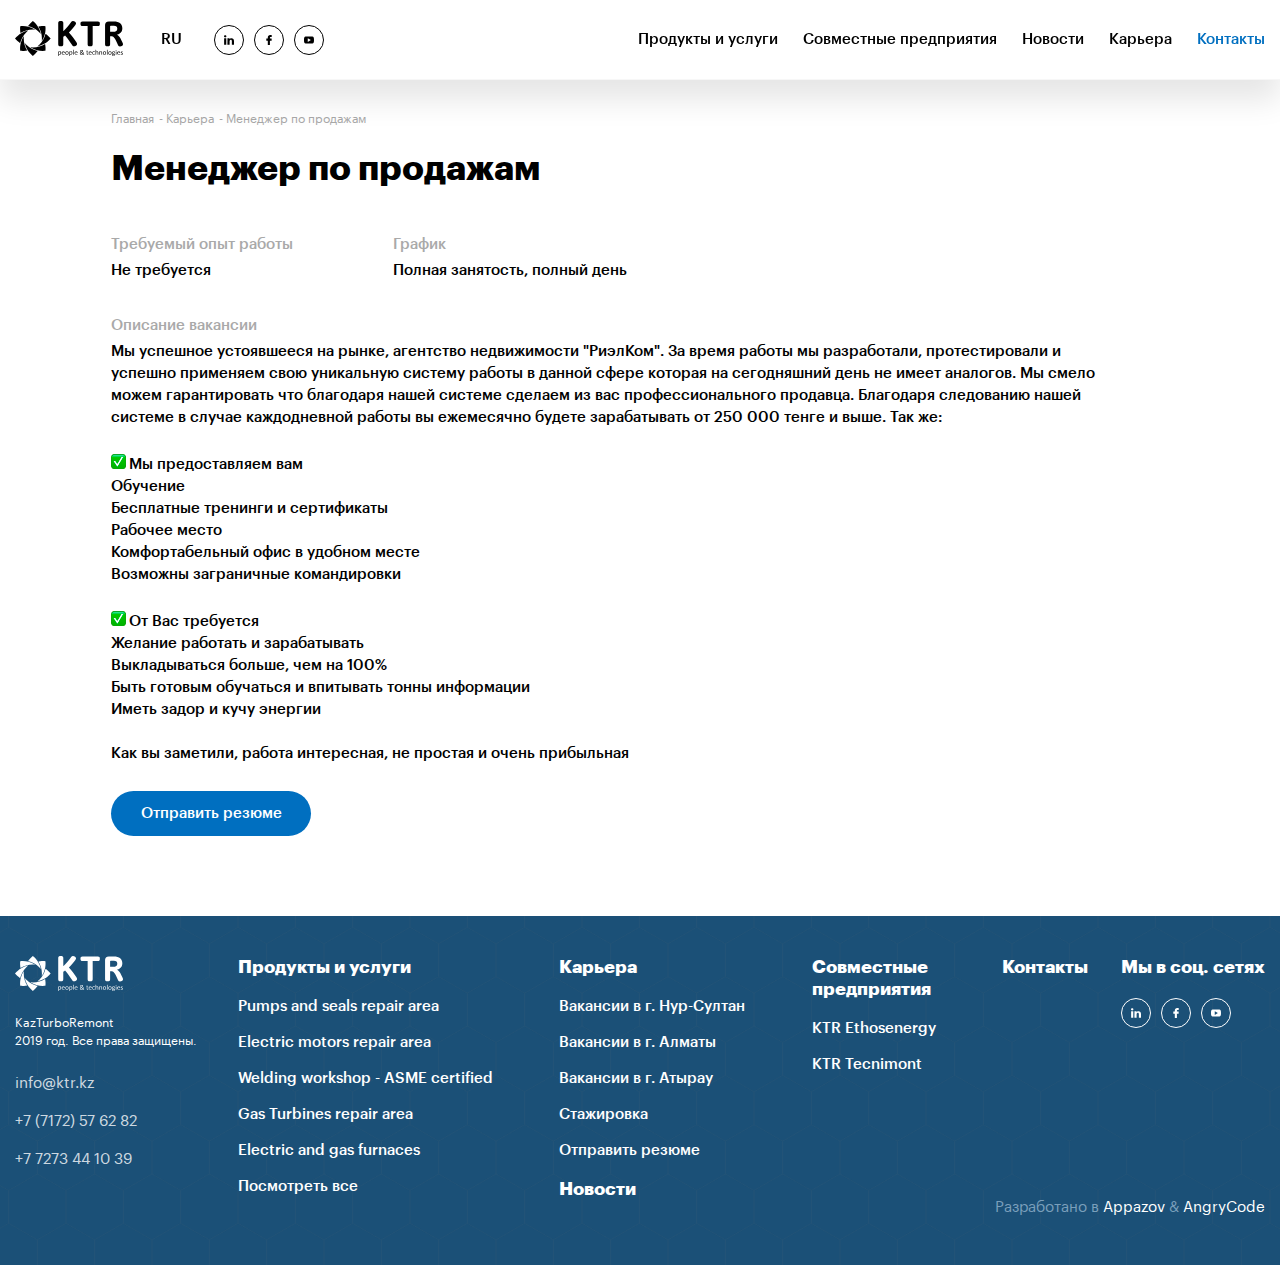
<file: vacancy.html>
<!DOCTYPE html>
<html lang="en">
<head>
	<meta charset="UTF-8">
	<meta http-equiv="X-UA-Compatible" content="IE=edge">
	<meta name="viewport" content="width=device-width, initial-scale=1">
	<title>KTR</title>
	<link rel="stylesheet" href="css/jquery-ui.min.css">
	<link rel="stylesheet" href="css/jquery-ui.theme.css">
	<link rel="stylesheet" href="css/magnific-popup.css">
	<link rel="stylesheet" href="css/slick-theme.css">
	<link rel="stylesheet" href="css/slick.css">
	<link rel="stylesheet" href="css/select2.min.css">
	<link rel="stylesheet" href="css/style.css">
</head>

<body>

	<header class="header">
		<div class="left">
			<a href="index.html" class="logo"><img src="img/logo-black.svg" alt=""></a>
			<a href="#" class="language">RU</a>
			<ul class="social-menu">
				<li><a href="#"><img src="img/insta-black.svg" alt=""></a></li>
				<li><a href="#"><img src="img/fb-black.svg" alt=""></a></li>
				<li><a href="#"><img src="img/youtube-black.svg" alt=""></a></li>
			</ul>
		</div>
		<div class="right">
			<ul class="main-menu">
				<li class="drop-item">
					<a href="#">Продукты и услуги</a>
					<button type="button">Продукты и услуги</button>
					<ul class="drop-menu">
						<li><a href="#">Pumps and seals repair area</a></li>
						<li><a href="#">Electric motors repair area</a></li>
						<li><a href="#">Welding workshop - ASME certified</a></li>
						<li><a href="#">Machining workshop - wide fleet of CNC machines</a></li>
						<li><a href="#">Gas Turbines repair area</a></li>
						<li><a href="#">Electric and gas furnaces</a></li>
						<li><a href="#">Pipe Double Joint Welding</a></li>
						<li><a href="#">Geosynthetic material</a></li>
						<li><a href="#">Ремонт топливных форсунок GT и уплотнения сухого газа - строится СП «КТР-Этос»</a></li>
						<li><a href="#">KTR BASE</a></li>
						<li><a href="#">KTR MACHINERY</a></li>
						<li><a href="#">KTR WORKS IN TENGIZ</a></li>
						<li><a href="#">KTR WORKS IN ALMATY</a></li>
						<li><a href="#">Service Team + ANPZ </a></li>
					</ul>
				</li>
				<li class="drop-item">
					<a href="#">Совместные предприятия</a>
					<button type="button">Совместные предприятия</button>
					<ul class="drop-menu">
						<li><a href="#">Pumps and seals repair area</a></li>
						<li><a href="#">Electric motors repair area</a></li>
						<li><a href="#">Welding workshop - ASME certified</a></li>
						<li><a href="#">Machining workshop - wide fleet of CNC machines</a></li>
						<li><a href="#">Gas Turbines repair area</a></li>
						<li><a href="#">Electric and gas furnaces</a></li>
						<li><a href="#">Pipe Double Joint Welding</a></li>
						<li><a href="#">Geosynthetic material</a></li>
						<li><a href="#">Ремонт топливных форсунок GT и уплотнения сухого газа - строится СП «КТР-Этос»</a></li>
						<li><a href="#">KTR BASE</a></li>
						<li><a href="#">KTR MACHINERY</a></li>
						<li><a href="#">KTR WORKS IN TENGIZ</a></li>
						<li><a href="#">KTR WORKS IN ALMATY</a></li>
						<li><a href="#">Service Team + ANPZ </a></li>
					</ul>
				</li>
				<li><a href="#">Новости</a></li>
				<li><a href="#">Карьера</a></li>
				<li class="active"><a href="#">Контакты</a></li>
			</ul>
		</div>
		<a href="#" class="drop-icon">
			<img src="img/drop-icon-black.svg" class="black" alt="">
		</a>
		<a href="#" class="close-icon">
			<img src="img/close-icon-black.svg" class="black" alt="">
		</a>
	</header>

	<section class="vacancy-wrapper">
		<div class="container">
			<ul class="breadcrumbs">
				<li><a href="index.html">Главная</a></li>
				<li><a href="career.html"> - Карьера</a></li>
				<li><span>-  Менеджер по продажам</span></li>
			</ul>
			<h2 class="title">Менеджер по продажам</h2>
			<div class="vacancy-top">
				<div class="vacancy-info">
					<span>Требуемый опыт работы</span>
					<p>Не требуется</p>
				</div>
				<div class="vacancy-info">
					<span>График</span>
					<p>Полная занятость, полный день</p>
				</div>
			</div>
			<div class="vacancy-content">
				<div class="vacancy-info">
					<span>Описание вакансии</span>
					<p>Мы успешное устоявшееся на рынке, агентство недвижимости "РиэлКом". За время работы мы разработали, протестировали и успешно применяем свою уникальную систему работы в данной сфере которая на сегодняшний день не имеет аналогов. Мы смело можем гарантировать что благодаря нашей системе сделаем из вас профессионального продавца. Благодаря следованию нашей системе в случае каждодневной работы вы ежемесячно будете зарабатывать от 250 000 тенге и выше. Так же:</p>
				</div>
				<div class="text-wrap">
					<p><img src="img/check.png" alt="">Мы предоставляем вам</p>
					<p>Обучение</p>
					<p>Бесплатные тренинги и сертификаты</p>
					<p>Рабочее место</p>
					<p>Комфортабельный офис в удобном месте</p>
					<p>Возможны заграничные командировки</p>
				</div>
				<div class="text-wrap">
					<p><img src="img/check.png" alt="">От Вас требуется</p>
					<p>Желание работать и зарабатывать</p>
					<p>Выкладываться больше, чем на 100%</p>
					<p>Быть готовым обучаться и впитывать тонны информации</p>
					<p>Иметь задор и кучу энергии</p>
				</div>
				<p>Как вы заметили, работа интересная, не простая и очень прибыльная</p>
				<a href="resume.html" class="send-resume">Отправить резюме</a>
			</div>
		</div>
	</section>
	
	<footer>
		<div class="container">
			<div class="footer-wrapper">
				<div class="logo-wrap">
					<a href="index.html" class="footer-logo"><img src="img/logo-white.svg" alt=""></a>
					<p>KazTurboRemont <br>2019 год. Все права защищены.</p>
					<a href="mailto:info@ktr.kz" class="mail">info@ktr.kz</a>
					<a href="tel:+77172576282" class="phone">+7 (7172) 57 62 82</a>
					<a href="tel:+77273441039" class="phone">+7 7273 44 10 39</a>
				</div>
				<div class="menu-wrapper">
					<div class="menu-wrap">
						<a href="#">Продукты и услуги</a>
						<ul>
							<li><a href="#">Pumps and seals repair area</a></li>
							<li><a href="#">Electric motors repair area</a></li>
							<li><a href="#">Welding workshop - ASME certified</a></li>
							<li><a href="#">Gas Turbines repair area</a></li>
							<li><a href="#">Electric and gas furnaces</a></li>
							<li><a href="#">Посмотреть все</a></li>
						</ul>
					</div>
					<div class="menu-wrap">
						<a href="#">Карьера</a>
						<ul>
							<li><a href="#">Вакансии в г. Нур-Султан</a></li>
							<li><a href="#">Вакансии в г. Алматы</a></li>
							<li><a href="#">Вакансии в г. Атырау</a></li>
							<li><a href="#">Стажировка</a></li>
							<li><a href="#">Отправить резюме</a></li>
						</ul>
						<a href="#" style="margin-bottom: 0; margin-top: 20px">Новости</a>
					</div>
					<div class="menu-wrap">
						<a href="#">Совместные <br>предприятия</a>
						<ul>
							<li><a href="#">KTR Ethosenergy</a></li>
							<li><a href="#">KTR Tecnimont</a></li>
						</ul>
					</div>
					<div class="menu-wrap">
						<a href="#">Контакты</a>
					</div>
				</div>
				<div class="social-wrap">
					<h2>Мы в соц. сетях</h2>
					<ul class="social-menu white">
						<li><a href="#"><img src="img/in-white.svg" alt=""></a></li>
						<li><a href="#"><img src="img/fb-white.svg" alt=""></a></li>
						<li><a href="#"><img src="img/youtube-white.svg" alt=""></a></li>
					</ul>
				</div>
			</div>
			<p class="brand-text">Разработано в <a href="#">Appazov</a> & <a href="#">AngryCode</a></p>
		</div>
	</footer>
	
	<script src="js/jquery-3.4.1.min.js"></script>
	<script src="js/jquery-ui.min.js"></script>
	<script src="js/jquery.inputmask.bundle.min.js"></script>
	<script src="js/jquery.magnific-popup.min.js"></script>
	<script src="js/jquery.validate.js"></script>
	<script src="js/slick.min.js"></script>
	<script src="js/select2.min.js"></script>
	<script src="js/script.js"></script>

</body>
</html>
</file>
<file: css/style.css>
/* Welcome to Compass.
 * In this file you should write your main styles. (or centralize your imports)
 * Import this file using the following HTML or equivalent:
 * <link href="/stylesheets/screen.css" media="screen, projection" rel="stylesheet" type="text/css" /> */
html, body, div, span, applet, object, iframe,
h1, h2, h3, h4, h5, h6, p, blockquote, pre,
a, abbr, acronym, address, big, cite, code,
del, dfn, em, img, ins, kbd, q, s, samp,
small, strike, strong, sub, sup, tt, var,
b, u, i, center,
dl, dt, dd, ol, ul, li,
fieldset, form, label, legend,
table, caption, tbody, tfoot, thead, tr, th, td,
article, aside, canvas, details, embed,
figure, figcaption, footer, header, hgroup,
menu, nav, output, ruby, section, summary,
time, mark, audio, video {
  margin: 0;
  padding: 0;
  border: 0;
  font: inherit;
  font-size: 100%;
  vertical-align: baseline;
}

html {
  line-height: 1;
}

ol, ul {
  list-style: none;
}

table {
  border-collapse: collapse;
  border-spacing: 0;
}

caption, th, td {
  text-align: left;
  font-weight: normal;
  vertical-align: middle;
}

q, blockquote {
  quotes: none;
}
q:before, q:after, blockquote:before, blockquote:after {
  content: "";
  content: none;
}

a img {
  border: none;
}

article, aside, details, figcaption, figure, footer, header, hgroup, main, menu, nav, section, summary {
  display: block;
}

@font-face {
  font-family: 'Graphik LC Web';
  src: url("../fonts/GraphikLCWeb-RegularItalic.eot");
  src: url("../fonts/GraphikLCWeb-RegularItalic.eot?#iefix") format("embedded-opentype"), url("../fonts/GraphikLCWeb-RegularItalic.woff2") format("woff2"), url("../fonts/GraphikLCWeb-RegularItalic.woff") format("woff"), url("../fonts/GraphikLCWeb-RegularItalic.ttf") format("truetype"), url("../fonts/GraphikLCWeb-RegularItalic.svg#GraphikLCWeb-RegularItalic") format("svg");
  font-weight: normal;
  font-style: italic;
}
@font-face {
  font-family: 'Graphik LC Web';
  src: url("../fonts/GraphikLCWeb-Medium.eot");
  src: url("../fonts/GraphikLCWeb-Medium.eot?#iefix") format("embedded-opentype"), url("../fonts/GraphikLCWeb-Medium.woff2") format("woff2"), url("../fonts/GraphikLCWeb-Medium.woff") format("woff"), url("../fonts/GraphikLCWeb-Medium.ttf") format("truetype"), url("../fonts/GraphikLCWeb-Medium.svg#GraphikLCWeb-Medium") format("svg");
  font-weight: 500;
  font-style: normal;
}
@font-face {
  font-family: 'Graphik LC Web';
  src: url("../fonts/GraphikLCWeb-Regular.eot");
  src: url("../fonts/GraphikLCWeb-Regular.eot?#iefix") format("embedded-opentype"), url("../fonts/GraphikLCWeb-Regular.woff2") format("woff2"), url("../fonts/GraphikLCWeb-Regular.woff") format("woff"), url("../fonts/GraphikLCWeb-Regular.ttf") format("truetype"), url("../fonts/GraphikLCWeb-Regular.svg#GraphikLCWeb-Regular") format("svg");
  font-weight: normal;
  font-style: normal;
}
@font-face {
  font-family: 'Graphik LC Web';
  src: url("../fonts/GraphikLCWeb-Black.eot");
  src: url("../fonts/GraphikLCWeb-Black.eot?#iefix") format("embedded-opentype"), url("../fonts/GraphikLCWeb-Black.woff2") format("woff2"), url("../fonts/GraphikLCWeb-Black.woff") format("woff"), url("../fonts/GraphikLCWeb-Black.ttf") format("truetype"), url("../fonts/GraphikLCWeb-Black.svg#GraphikLCWeb-Black") format("svg");
  font-weight: 900;
  font-style: normal;
}
@font-face {
  font-family: 'Graphik LC Web';
  src: url("../fonts/GraphikLCWeb-Bold.eot");
  src: url("../fonts/GraphikLCWeb-Bold.eot?#iefix") format("embedded-opentype"), url("../fonts/GraphikLCWeb-Bold.woff2") format("woff2"), url("../fonts/GraphikLCWeb-Bold.woff") format("woff"), url("../fonts/GraphikLCWeb-Bold.ttf") format("truetype"), url("../fonts/GraphikLCWeb-Bold.svg#GraphikLCWeb-Bold") format("svg");
  font-weight: bold;
  font-style: normal;
}
body {
  font-family: 'Graphik LC Web';
  padding-top: 80px;
}
body.no {
  padding-top: 0;
}
body.no .container {
  max-width: 1720px;
}
@media (max-width: 1024px) {
  body {
    padding-top: 50px;
  }
}

* {
  font-family: 'Graphik LC Web';
  margin: 0;
  padding: 0;
  outline: none;
  box-sizing: border-box;
}

a {
  transition: .3s;
  text-decoration: none;
  display: inline-block;
}

input:focus,
a:focus,
button:focus,
textarea:focus {
  outline: none !important;
}

input {
  -moz-appearance: none;
  -webkit-appearance: none;
  appearance: none;
}

span {
  display: inline-block;
}

.container {
  max-width: 85%;
  width: 100%;
  margin: 0 auto;
  padding: 0 15px;
}
@media (max-width: 1024px) {
  .container {
    max-width: 100%;
  }
}

.title {
  font-weight: bold;
  color: #000;
  font-size: 35px;
  margin-bottom: 50px;
}

.social-menu {
  display: -webkit-box;
  display: -ms-flexbox;
  display: flex;
}
.social-menu li {
  margin-right: 10px;
}
.social-menu li a {
  display: -webkit-box;
  display: -ms-flexbox;
  display: flex;
  -webkit-box-align: center;
  -ms-flex-align: center;
  align-items: center;
  -webkit-box-pack: center;
  -ms-flex-pack: center;
  justify-content: center;
  border-radius: 50%;
  width: 30px;
  height: 30px;
  border: 1px solid black;
}
.social-menu.white a {
  border-color: #fff;
}

.pagination-wrap {
  display: -webkit-box;
  display: -ms-flexbox;
  display: flex;
  -webkit-box-align: center;
  -ms-flex-align: center;
  align-items: center;
  padding: 30px 0 50px;
}
.pagination-wrap .arrow {
  width: 35px;
  height: 35px;
  border: 1px solid #E8ECF8;
  border-radius: 50%;
  display: -webkit-box;
  display: -ms-flexbox;
  display: flex;
  -webkit-box-align: center;
  -ms-flex-align: center;
  align-items: center;
  -webkit-box-pack: center;
  -ms-flex-pack: center;
  justify-content: center;
}
.pagination-wrap ul {
  display: -webkit-box;
  display: -ms-flexbox;
  display: flex;
  -webkit-box-align: center;
  -ms-flex-align: center;
  align-items: center;
  margin: 0 15px;
}
.pagination-wrap ul li {
  margin: 0 3px;
}
.pagination-wrap ul li > a {
  width: 35px;
  height: 35px;
  border-radius: 50%;
  border: 1px solid transparent;
  display: -webkit-box;
  display: -ms-flexbox;
  display: flex;
  -webkit-box-align: center;
  -ms-flex-align: center;
  align-items: center;
  -webkit-box-pack: center;
  -ms-flex-pack: center;
  justify-content: center;
  font-size: 16px;
  font-weight: 500;
  color: #A0A0A0;
}
.pagination-wrap ul li.active a {
  border-color: #006FC0;
  color: #006FC0;
}

@media (max-width: 767px) {
  .slider-navigation {
    width: 70px !important;
  }
}
@media (max-width: 767px) {
  .slider-navigation button {
    width: 30px !important;
    height: 30px !important;
  }
}

.breadcrumbs {
  display: -webkit-box;
  display: -ms-flexbox;
  display: flex;
  -ms-flex-wrap: wrap;
  -webkit-flex-wrap: wrap;
  flex-wrap: wrap;
  margin: 30px 0 20px;
}
@media (max-width: 767px) {
  .breadcrumbs {
    margin: 20px 0;
  }
}
.breadcrumbs li {
  margin-right: 5px;
  margin-bottom: 5px;
}
.breadcrumbs li a {
  color: #A8A8A8;
  font-size: 12px;
}
.breadcrumbs li span {
  color: #A8A8A8;
  font-size: 12px;
}

#news-popup {
  padding: 15px;
}
#news-popup .popup-body {
  background: #fff;
  padding: 80px 30px 25px;
  max-width: 1200px;
  width: 100%;
  margin: 0 auto;
  position: relative;
}
@media (max-width: 1024px) {
  #news-popup .popup-body {
    padding: 50px 15px 25px;
  }
}
#news-popup .popup-body .mfp-close {
  position: absolute;
  top: 30px;
  right: 30px;
  opacity: 1;
  background: url(../img/popup-close.svg) no-repeat center center/contain;
  width: 12px;
  height: 12px;
  padding: 5px;
}
#news-popup .popup-body .date {
  font-size: 14px;
  font-weight: 500;
  color: #C8C8C8;
  padding-bottom: 8px;
  margin-bottom: 15px;
  border-bottom: 1px solid #000;
}
#news-popup .popup-body h2 {
  font-size: 32px;
  line-height: 42px;
  font-weight: bold;
  color: #000;
  margin-bottom: 5px;
}
@media (max-width: 1024px) {
  #news-popup .popup-body h2 {
    font-size: 26px;
    margin-bottom: 10px;
    line-height: 32px;
  }
}
@media (max-width: 767px) {
  #news-popup .popup-body h2 {
    font-size: 18px;
    line-height: 22px;
  }
}
#news-popup .popup-body img {
  width: 100%;
  margin-bottom: 20px;
}
#news-popup .popup-body p {
  margin-bottom: 20px;
  font-size: 15px;
  line-height: 22px;
  color: #000;
  font-weight: 500;
}
@media (max-width: 767px) {
  #news-popup .popup-body p {
    font-size: 14px;
    line-height: 18px;
  }
}
#news-popup .popup-body p a {
  font-size: 15px;
  font-weight: 500;
  color: #006FC0;
}
@media (max-width: 767px) {
  #news-popup .popup-body p a {
    font-size: 14px;
  }
}

.infoBox {
  transform: translateY(-100%) !important;
}
.infoBox > img {
  top: 0;
  right: 0;
  opacity: 0;
  z-index: 10;
  width: 30px;
  height: 30px;
}

.map-popup {
  padding: 20px 15px;
  background: #FFFFFF;
  box-shadow: 0px 10px 20px rgba(0, 0, 0, 0.1);
  border-radius: 5px;
  position: relative;
}
.map-popup .map-popup-close {
  position: absolute;
  top: 0;
  right: 0;
  width: 30px;
  height: 30px;
  padding: 9px;
}
.map-popup p {
  font-size: 15px;
  line-height: 22px;
  font-weight: 500;
  color: #000;
}
.map-popup:after {
  content: '';
  left: 50%;
  bottom: -10px;
  position: absolute;
  margin-left: -5px;
  z-index: 10;
  border-left: 5px solid transparent;
  border-right: 5px solid transparent;
  border-top: 10px solid white;
}

.fileUpload {
  position: relative;
  overflow: hidden;
  margin-top: 10px;
  display: -webkit-box;
  display: -ms-flexbox;
  display: flex;
  -webkit-box-align: center;
  -ms-flex-align: center;
  align-items: center;
  height: 30px;
}
.fileUpload > a {
  margin-right: 10px;
}
.fileUpload > span {
  font-size: 12px;
  color: #000;
}
.fileUpload input.uploadlogo {
  position: absolute;
  top: 0;
  right: 0;
  margin: 0;
  padding: 0;
  font-size: 20px;
  cursor: pointer;
  opacity: 0;
  filter: alpha(opacity=0);
  width: 100%;
}
.fileUpload input::-webkit-file-upload-button {
  cursor: pointer !important;
  width: 100%;
}

.select-wrap {
  height: 28px;
  position: relative;
}
.select-wrap select {
  display: none;
}
.select-wrap .select2 {
  position: relative;
  width: 100% !important;
}
.select-wrap .select2 .selection {
  width: 100%;
}
.select-wrap .select2-container--default .select2-selection--single {
  background-color: transparent;
  height: 28px;
  text-align: left;
  border: none;
  border-radius: 0;
  border-bottom: 1px solid rgba(0, 0, 0, 0.3);
}
.select-wrap .select2-container--default .select2-selection--single:focus {
  outline: none;
}
.select-wrap .select2-container .select2-selection--single .select2-selection__rendered {
  padding-left: 0 !important;
  font-size: 15px;
  font-weight: 500;
  line-height: 20px;
  color: #000;
  min-width: 100px;
}
.select-wrap .select2-selection__arrow {
  width: 12px !important;
  height: 12px !important;
  top: 5px !important;
  background: transparent;
  border-radius: 50%;
  display: -webkit-box;
  display: -ms-flexbox;
  display: flex;
  -webkit-box-align: center;
  -ms-flex-align: center;
  align-items: center;
  -webkit-box-pack: center;
  -ms-flex-pack: center;
  justify-content: center;
  right: 0 !important;
}
.select-wrap .select2-selection__arrow b {
  background: url(../img/polygon.svg) no-repeat center center;
  width: 6px !important;
  height: 5px !important;
  border: none !important;
  margin: 0 !important;
  position: static !important;
}
.select-wrap .select2-container--default.select2-container--open .select2-selection--single .select2-selection__arrow b {
  background: url(../img/polygon.svg) no-repeat center center;
  width: 6px !important;
  height: 5px !important;
  border: none !important;
  transform: rotate(180deg);
}
.select-wrap.white .select2-container--default .select2-selection--single {
  border-bottom: 1px solid rgba(255, 255, 255, 0.3);
}
.select-wrap.white .select2-container .select2-selection--single .select2-selection__rendered {
  color: #fff;
}
.select-wrap.white .select2-selection__arrow {
  background: transparent;
}
.select-wrap.white .select2-selection__arrow b {
  background: url(../img/polygon-white.svg) no-repeat center center;
}
.select-wrap.white .select2-container--default.select2-container--open .select2-selection--single .select2-selection__arrow b {
  background: url(../img/polygon-white.svg) no-repeat center center;
}
.select-wrap.select-wrap2 {
  height: auto;
}
.select-wrap.select-wrap2 .select2-selection__arrow {
  width: auto;
  height: auto;
  right: 10px !important;
  top: 15px !important;
}
.select-wrap.select-wrap2 .select2-selection__arrow b {
  background: url(../img/select-arr.svg) no-repeat center center;
  width: 8px !important;
  height: 4px !important;
}
.select-wrap.select-wrap2 .select2-container--default.select2-container--open .select2-selection--single .select2-selection__arrow b {
  background: url(../img/select-arr.svg) no-repeat center center;
  width: 8px !important;
  height: 4px !important;
}
.select-wrap.select-wrap2 .select2-container--default .select2-selection--single {
  border-radius: 5px;
  height: 40px;
  border: 1px solid #DFDFDF;
}
.select-wrap.select-wrap2 .select2-container .select2-selection--single .select2-selection__rendered {
  font-size: 14px;
  line-height: 40px;
  padding: 0 15px 0 20px !important;
}
.select-wrap.select-wrap2 .select2-container--default .select2-selection--single .select2-selection__placeholder {
  color: #B0B0B0 !important;
}

.select2-dropdown {
  border: none !important;
  background: #141414;
  font-size: 15px !important;
}

.select2-container--default .select2-results__option[aria-selected=true] {
  background: #fff;
  font-size: 15px !important;
}

.select2-container--default .select2-results__option--highlighted[aria-selected] {
  color: #006FC0;
  font-weight: 500;
  font-size: 15px;
  background-color: white;
}

.select2-search--dropdown {
  padding: 0;
  height: 28px !important;
  line-height: 28px !important;
}

.select2-container--open .select2-dropdown {
  bottom: 0 !important;
  top: 100%;
}

.select2-results__options {
  background: #FFFFFF;
  box-shadow: 0px 10px 20px rgba(0, 0, 0, 0.1);
  width: calc(100% + 24px);
  margin-left: -12px;
}

.select2-results__option {
  padding: 15px 12px;
  font-size: 15px;
  font-weight: 500;
  color: black;
  height: 40px !important;
  background: #fff;
  font-weight: 500;
  transition: .3s;
  display: -webkit-box;
  display: -ms-flexbox;
  display: flex;
  -webkit-box-align: center;
  -ms-flex-align: center;
  align-items: center;
}

.select2-selection__placeholder {
  font-weight: normal;
  color: black !important;
}

.select2-search--dropdown {
  border-left: 1px solid black;
  border-right: 1px solid black;
}

header.header {
  background: #fff;
  box-shadow: 0px 20px 30px rgba(0, 0, 0, 0.1);
  padding: 0 15px;
  display: -webkit-box;
  display: -ms-flexbox;
  display: flex;
  -webkit-box-align: center;
  -ms-flex-align: center;
  align-items: center;
  -webkit-box-pack: justify;
  -ms-flex-pack: justify;
  justify-content: space-between;
  height: 80px;
  border-bottom: 1px solid #f7f7f7;
  position: fixed;
  top: 0;
  left: 0;
  width: 100%;
  z-index: 100;
}
@media (max-width: 1024px) {
  header.header {
    height: 50px;
  }
}
header.header .left {
  display: -webkit-box;
  display: -ms-flexbox;
  display: flex;
  -webkit-box-align: center;
  -ms-flex-align: center;
  align-items: center;
}
header.header .left .logo {
  margin-right: 38px;
}
@media (max-width: 1024px) {
  header.header .left .logo {
    margin-right: 20px;
    width: 60px;
    display: -webkit-box;
    display: -ms-flexbox;
    display: flex;
  }
  header.header .left .logo img {
    width: 100%;
  }
}
header.header .left .logo .white {
  display: none;
}
header.header .left .language {
  margin-right: 32px;
  font-size: 15px;
  color: #000;
  font-weight: 500;
}
@media (max-width: 1024px) {
  header.header .left .social-menu {
    display: none !important;
  }
}
header.header .left .social-menu.white {
  display: none;
}
@media (min-width: 1025px) {
  header.header .right {
    display: inline-block !important;
  }
}
@media (max-width: 1024px) {
  header.header .right {
    display: none;
    position: absolute;
    right: 0;
    top: 100%;
    max-height: calc(100vh - 50px);
    overflow-y: auto;
    max-width: 400px;
    width: 100%;
  }
}
@media (max-width: 767px) {
  header.header .right {
    height: calc(100vh - 50px);
    max-width: 100%;
  }
}
header.header .right .main-menu {
  display: -webkit-box;
  display: -ms-flexbox;
  display: flex;
  -webkit-box-align: center;
  -ms-flex-align: center;
  align-items: center;
}
header.header .right .main-menu > li {
  position: relative;
  margin-left: 25px;
}
header.header .right .main-menu > li > a,
header.header .right .main-menu > li > button {
  font-weight: 500;
  font-size: 15px;
  color: #000;
  position: relative;
  height: 80px;
  line-height: 80px;
}
header.header .right .main-menu > li > a:hover,
header.header .right .main-menu > li > button:hover {
  color: #006FC0;
}
header.header .right .main-menu > li .drop-menu {
  position: absolute;
  left: -150px;
  top: 100%;
  background: #fff;
  padding: 30px 20px;
  width: 610px;
  column-count: 2;
  margin-bottom: -25px;
  box-shadow: 0px 10px 20px rgba(0, 0, 0, 0.1);
}
@media (min-width: 1025px) {
  header.header .right .main-menu > li .drop-menu {
    display: block !important;
    transform: scale(1, 0);
    transform-origin: 0% 0%;
    transition: 0.5s;
  }
}
@media (max-width: 1024px) {
  header.header .right .main-menu > li .drop-menu {
    position: static;
    top: 0;
    left: 0;
    margin-bottom: 0;
    width: 100%;
    column-count: auto;
    padding: 0 !important;
    padding-left: 30px !important;
    display: none;
  }
}
header.header .right .main-menu > li .drop-menu li {
  margin-bottom: 25px;
}
header.header .right .main-menu > li .drop-menu li a {
  font-size: 15px;
  color: #141414;
  font-weight: 500;
  line-height: 20px;
}
header.header .right .main-menu > li .drop-menu li a:hover {
  color: #006FC0;
}
header.header .right .main-menu > li.active a,
header.header .right .main-menu > li.active button {
  color: #006FC0;
}
header.header .right .main-menu > li.drop-item > button {
  display: none;
  background: none;
  border: none;
}
@media (min-width: 1025px) {
  header.header .right .main-menu > li.drop-item:hover .drop-menu {
    transform: scale(1, 1);
  }
}
@media (max-width: 1024px) {
  header.header .right .main-menu > li.drop-item > a {
    display: none;
  }
  header.header .right .main-menu > li.drop-item > button {
    display: block;
    position: relative;
  }
  header.header .right .main-menu > li.drop-item > button:after {
    content: "";
    background: url(../img/menu-arrow.svg) no-repeat center center/12px 6px;
    width: 12px;
    height: 6px;
    position: absolute;
    right: 15px;
    top: 50%;
    margin-top: -3px;
  }
  header.header .right .main-menu > li.drop-item > button.opened:after {
    transform: rotate(180deg);
  }
}
@media (max-width: 1024px) {
  header.header .right .main-menu {
    background: white;
    width: 100%;
    height: 100%;
    -webkit-box-orient: vertical;
    -webkit-box-direction: normal;
    -ms-flex-direction: column;
    flex-direction: column;
    align-items: flex-start;
    padding: 1px 0;
  }
  header.header .right .main-menu > li {
    margin-left: 0;
    width: 100%;
  }
  header.header .right .main-menu > li > a,
  header.header .right .main-menu > li > button {
    color: #141414;
    height: 55px;
    line-height: 55px;
    border-top: 1px solid #F7F7F7 !important;
    width: 100%;
    padding: 0 15px;
    text-align: left;
  }
}
header.header .drop-icon {
  display: none;
}
@media (min-width: 1025px) {
  header.header .drop-icon {
    display: none !important;
  }
}
@media (max-width: 1024px) {
  header.header .drop-icon {
    display: inline-block;
  }
  header.header .drop-icon .black {
    display: block;
  }
  header.header .drop-icon .white {
    display: none;
  }
}
header.header .close-icon {
  display: none;
}
@media (min-width: 1025px) {
  header.header .close-icon {
    display: none !important;
  }
}
@media (max-width: 1024px) {
  header.header .close-icon .black {
    display: block;
  }
  header.header .close-icon .white {
    display: none;
  }
}
header.home-header {
  background-color: transparent;
  border-bottom: 1px solid rgba(255, 255, 255, 0.5);
  box-shadow: none;
}
header.home-header .left .logo .black {
  display: none;
}
header.home-header .left .logo .white {
  display: inline-block;
}
header.home-header .left .language {
  color: #fff;
}
header.home-header .left .social-menu.black {
  display: none;
}
header.home-header .left .social-menu.white {
  display: -webkit-box;
  display: -ms-flexbox;
  display: flex;
}
header.home-header .left .social-menu li a {
  border-color: #fff;
}
@media (max-width: 1024px) {
  header.home-header .right .main-menu {
    background: #052135;
  }
  header.home-header .right .main-menu > li > a,
  header.home-header .right .main-menu > li > button {
    color: #fff;
    border-top: 1px solid rgba(255, 255, 255, 0.3) !important;
  }
}
header.home-header .right .main-menu li a,
header.home-header .right .main-menu li button {
  color: #fff;
}
header.home-header .right .main-menu li .drop-menu {
  background: #052135;
}
header.home-header .right .main-menu li .drop-menu li a {
  color: #fff;
}
@media (max-width: 1024px) {
  header.home-header .drop-icon .black {
    display: none;
  }
  header.home-header .drop-icon .white {
    display: block;
  }
}
header.home-header .close-icon {
  display: none;
}
@media (max-width: 1024px) {
  header.home-header .close-icon .black {
    display: none;
  }
  header.home-header .close-icon .white {
    display: block;
  }
}

.home-banner {
  position: relative;
}
.home-banner:after {
  content: '';
  background: url(../img/style.png) no-repeat center center/cover;
  position: absolute;
  top: 0;
  left: 0;
  width: 100%;
  height: 100%;
  z-index: 9;
}
.home-banner .banner-slider-wrap {
  position: relative;
  overflow-x: hidden;
}
.home-banner .banner-slider-wrap .slick-dots {
  left: 120px;
  bottom: 60px;
  display: -webkit-box;
  display: -ms-flexbox;
  display: flex;
  z-index: 100;
}
@media (max-width: 767px) {
  .home-banner .banner-slider-wrap .slick-dots {
    left: 15px;
    bottom: 30px;
  }
}
.home-banner .banner-slider-wrap .slick-dots li {
  width: auto;
  height: auto;
}
.home-banner .banner-slider-wrap .slick-dots li.click-active button {
  background: white;
}
.home-banner .banner-slider-wrap .slick-dots li button {
  width: 70px;
  height: 2px;
  border-radius: 1px;
  background: rgba(255, 255, 255, 0.3);
  opacity: 1;
  padding: 0;
}
@media (max-width: 767px) {
  .home-banner .banner-slider-wrap .slick-dots li button {
    width: 10px;
  }
}
.home-banner .banner-slider-wrap .slick-dots li button:before {
  width: 70px;
  height: 2px;
  border-radius: 1px;
  background: #fff;
  font-size: 0;
}
@media (max-width: 767px) {
  .home-banner .banner-slider-wrap .slick-dots li button:before {
    width: 10px;
  }
}
.home-banner .banner-slider-wrap .slider-navigation {
  width: 88px;
  height: 40px;
  bottom: 30px;
  right: 120px;
  display: -webkit-box;
  display: -ms-flexbox;
  display: flex;
  -webkit-box-pack: justify;
  -ms-flex-pack: justify;
  justify-content: space-between;
  flex-direction: row-reverse;
  position: absolute;
  z-index: 11;
}
@media (max-width: 767px) {
  .home-banner .banner-slider-wrap .slider-navigation {
    right: 15px;
    bottom: 0;
    height: auto;
  }
}
.home-banner .banner-slider-wrap .slider-navigation button {
  width: 40px;
  height: 40px;
  border-radius: 50%;
  border: 1px solid white;
  display: -webkit-box;
  display: -ms-flexbox;
  display: flex;
  -webkit-box-align: center;
  -ms-flex-align: center;
  align-items: center;
  -webkit-box-pack: center;
  -ms-flex-pack: center;
  justify-content: center;
  position: static;
  background: transparent;
}
.home-banner .banner-slider-wrap .slider-navigation button:before {
  content: none;
}
.home-banner .banner-slider-wrap .slider-navigation button.slick-next {
  right: 0;
}
.home-banner .banner-slider-wrap .slider-navigation button.slick-prev {
  left: 0;
}
.home-banner .banner-slider-wrap .banner-slider {
  margin-bottom: 0;
  position: relative;
  z-index: 10;
}
.home-banner .banner-slider-wrap .banner-slider .slide {
  min-height: 100vh;
  position: relative;
  z-index: 20;
  display: -webkit-box;
  display: -ms-flexbox;
  display: flex;
  padding: 80px 0 120px;
  -webkit-box-align: center;
  -ms-flex-align: center;
  align-items: center;
}
.home-banner .banner-slider-wrap .banner-slider .slide:after {
  content: '';
  position: absolute;
  left: 0;
  top: 0;
  width: 100%;
  height: 100%;
  background: url(../img/style.png) no-repeat center center/cover;
}
.home-banner .banner-slider-wrap .banner-slider .slide video {
  position: absolute;
  top: 50%;
  left: 50%;
  min-width: 100%;
  min-height: 100%;
  width: auto;
  height: auto;
  z-index: 0;
  transform: translateX(-50%) translateY(-50%);
  transition: 1s opacity;
}
.home-banner .banner-slider-wrap .banner-slider .slide .img-wrap {
  background-size: cover;
  background-repeat: no-repeat;
  background-position: center center;
  position: absolute;
  top: 0;
  left: 0;
  width: 100%;
  height: 100%;
  z-index: 0;
}
.home-banner .container {
  display: -webkit-box;
  display: -ms-flexbox;
  display: flex;
  -webkit-box-align: center;
  -ms-flex-align: center;
  align-items: center;
  -webkit-box-pack: justify;
  -ms-flex-pack: justify;
  justify-content: space-between;
  height: 100%;
  position: relative;
  z-index: 2;
  max-width: 85% !important;
}
@media (max-width: 767px) {
  .home-banner .container {
    max-width: 100%;
  }
}
.home-banner .container .text-wrap {
  max-width: 450px;
  width: 100%;
}
@media (max-width: 1024px) {
  .home-banner .container .text-wrap {
    margin: 0 auto;
    text-align: center;
  }
}
.home-banner .container .text-wrap h1 {
  font-size: 75px;
  margin-bottom: 15px;
  color: #Fff;
  font-weight: bold;
}
@media (max-width: 767px) {
  .home-banner .container .text-wrap h1 {
    font-size: 50px;
    margin-bottom: 10px;
  }
}
.home-banner .container .text-wrap p {
  font-size: 15px;
  font-weight: 500;
  line-height: 22px;
  color: #fff;
  margin-bottom: 30px;
}
@media (max-width: 767px) {
  .home-banner .container .text-wrap p {
    line-height: 20px;
  }
}
.home-banner .container .text-wrap a {
  width: 150px;
  height: 45px;
  line-height: 45px;
  text-align: center;
  color: #000;
  font-weight: 500;
  font-size: 15px;
  border-radius: 45px;
  background: #fff;
}
@media (max-width: 767px) {
  .home-banner .container .text-wrap a {
    height: 40px;
    line-height: 40px;
  }
}
.home-banner .container .play-wrap {
  display: -webkit-box;
  display: -ms-flexbox;
  display: flex;
  -webkit-box-orient: vertical;
  -webkit-box-direction: normal;
  -ms-flex-direction: column;
  flex-direction: column;
  -webkit-box-align: center;
  -ms-flex-align: center;
  align-items: center;
}
@media (max-width: 1024px) {
  .home-banner .container .play-wrap {
    display: none;
  }
}
.home-banner .container .play-wrap span {
  color: #Fff;
  margin-top: 20px;
  font-size: 15px;
  color: #fff;
  font-weight: 500;
}
.home-banner .container .play-wrap img {
  width: 127px;
}

@media (max-width: 767px) {
  .news-wrapper .title {
    margin-bottom: 20px;
    font-size: 30px;
  }
}
.news-wrapper .news-list {
  display: -webkit-box;
  display: -ms-flexbox;
  display: flex;
  -ms-flex-wrap: wrap;
  -webkit-flex-wrap: wrap;
  flex-wrap: wrap;
}
@media (max-width: 1024px) {
  .news-wrapper .news-list {
    -webkit-box-pack: justify;
    -ms-flex-pack: justify;
    justify-content: space-between;
  }
}
.news-wrapper .news-list li {
  margin-bottom: 25px;
  width: calc((100% - 32% - 120px) / 3);
  margin-right: 40px;
}
@media (max-width: 1500px) {
  .news-wrapper .news-list li {
    margin-right: 20px;
    width: calc((100% - 32% - 60px) / 3);
  }
}
@media (max-width: 1200px) {
  .news-wrapper .news-list li {
    width: calc((100% - 30px) / 3) !important;
    margin-right: 15px !important;
  }
  .news-wrapper .news-list li:nth-child(3n) {
    margin-right: 0 !important;
  }
}
@media (max-width: 1024px) {
  .news-wrapper .news-list li {
    width: calc((100% - 15px) / 2) !important;
    margin: 0 !important;
    margin-bottom: 15px !important;
  }
}
@media (max-width: 767px) {
  .news-wrapper .news-list li {
    width: 100% !important;
  }
}
.news-wrapper .news-list li.links {
  width: 32%;
  margin-right: 0;
  display: -webkit-box;
  display: -ms-flexbox;
  display: flex;
  -ms-flex-wrap: wrap;
  -webkit-flex-wrap: wrap;
  flex-wrap: wrap;
  -webkit-box-pack: justify;
  -ms-flex-pack: justify;
  justify-content: space-between;
}
@media (max-width: 767px) {
  .news-wrapper .news-list li.links {
    width: 100%;
  }
}
@media (max-width: 450px) {
  .news-wrapper .news-list li.links {
    -webkit-box-orient: vertical;
    -webkit-box-direction: normal;
    -ms-flex-direction: column;
    flex-direction: column;
  }
}
.news-wrapper .news-list li.links a {
  width: calc((100% - 25px) / 2);
}
@media (max-width: 767px) {
  .news-wrapper .news-list li.links a {
    width: 48% !important;
  }
}
@media (max-width: 450px) {
  .news-wrapper .news-list li.links a {
    width: 100% !important;
    margin-bottom: 20px;
  }
}
.news-wrapper .news-list li.links a:hover .date {
  border-color: #006FC0;
}
.news-wrapper .news-list li > a {
  display: -webkit-box;
  display: -ms-flexbox;
  display: flex;
  -webkit-box-orient: vertical;
  -webkit-box-direction: normal;
  -ms-flex-direction: column;
  flex-direction: column;
}
.news-wrapper .news-list li > a .date {
  padding-bottom: 10px;
  font-size: 12px;
  font-weight: 500;
  color: #C8C8C8;
  border-bottom: 1px solid #000;
  margin-bottom: 20px;
  transition: .3s;
}
@media (max-width: 450px) {
  .news-wrapper .news-list li > a .date {
    margin-bottom: 10px;
    padding-bottom: 7px;
  }
}
.news-wrapper .news-list li > a .img-wrap {
  height: 190px;
  background-size: cover;
  background-repeat: no-repeat;
  background-position: center center;
  margin-bottom: 20px;
}
@media (max-width: 767px) {
  .news-wrapper .news-list li > a .img-wrap {
    margin-bottom: 10px;
  }
}
@media (max-width: 450px) {
  .news-wrapper .news-list li > a .img-wrap {
    height: 160px;
  }
}
.news-wrapper .news-list li > a .text {
  font-size: 18px;
  color: #000;
  line-height: 26px;
  font-weight: 500;
  transition: .3s;
  margin-bottom: 10px;
}
@media (max-width: 1500px) {
  .news-wrapper .news-list li > a .text {
    font-size: 16px;
    line-height: 22px;
  }
}
@media (max-width: 1200px) {
  .news-wrapper .news-list li > a .text {
    font-size: 14px;
    line-height: 18px;
  }
}
.news-wrapper .news-list li > a:hover .text {
  color: #006FC0;
}
.news-wrapper.news {
  padding: 60px 0 80px;
  background: white url(../img/style.png) no-repeat center center/cover;
}
@media (max-width: 1300px) {
  .news-wrapper.news {
    padding: 30px 0;
  }
}
.news-wrapper.news h2 {
  font-size: 35px;
  color: #000;
  margin-bottom: 40px;
  font-weight: bold;
}
@media (max-width: 1024px) {
  .news-wrapper.news h2 {
    font-size: 26px;
  }
}

footer {
  background: #1B5077 url(../img/style.png) no-repeat center center/cover;
  padding: 40px 0 50px;
}
@media (max-width: 767px) {
  footer {
    padding: 30px 0;
  }
}
footer .container {
  display: -webkit-box;
  display: -ms-flexbox;
  display: flex;
  -webkit-box-orient: vertical;
  -webkit-box-direction: normal;
  -ms-flex-direction: column;
  flex-direction: column;
  max-width: 1720px;
  min-width: 85%;
}
footer .footer-wrapper {
  display: -webkit-box;
  display: -ms-flexbox;
  display: flex;
  -webkit-box-pack: justify;
  -ms-flex-pack: justify;
  justify-content: space-between;
}
@media (max-width: 767px) {
  footer .footer-wrapper {
    -webkit-box-orient: vertical;
    -webkit-box-direction: normal;
    -ms-flex-direction: column;
    flex-direction: column;
  }
}
footer .footer-wrapper h2 {
  font-size: 22px;
  font-weight: bold;
  margin-bottom: 20px;
  line-height: 25px;
  color: #fff;
}
@media (max-width: 1300px) {
  footer .footer-wrapper h2 {
    font-size: 18px;
    line-height: 22px;
  }
}
footer .footer-wrapper .logo-wrap {
  max-width: 190px;
  width: 100%;
}
@media (max-width: 1024px) {
  footer .footer-wrapper .logo-wrap {
    margin-right: 15px;
  }
}
@media (max-width: 767px) {
  footer .footer-wrapper .logo-wrap {
    margin-right: 0;
  }
}
footer .footer-wrapper .logo-wrap .footer-logo {
  margin-bottom: 20px;
}
footer .footer-wrapper .logo-wrap p {
  font-size: 12px;
  line-height: 18px;
  color: #fff;
  margin-bottom: 25px;
}
footer .footer-wrapper .logo-wrap a {
  font-size: 15px;
  margin-bottom: 22px;
  color: rgba(255, 255, 255, 0.8);
}
@media (max-width: 767px) {
  footer .footer-wrapper .logo-wrap a {
    margin-bottom: 20px;
  }
}
footer .footer-wrapper .logo-wrap a:hover {
  color: #fff;
}
footer .footer-wrapper .menu-wrapper {
  display: -webkit-box;
  display: -ms-flexbox;
  display: flex;
  -ms-flex-pack: distribute;
  justify-content: space-around;
  flex-grow: 1;
}
@media (max-width: 1024px) {
  footer .footer-wrapper .menu-wrapper {
    -webkit-box-orient: vertical;
    -webkit-box-direction: normal;
    -ms-flex-direction: column;
    flex-direction: column;
    flex-grow: 0;
    justify-content: flex-start;
  }
}
@media (max-width: 1024px) {
  footer .footer-wrapper .menu-wrap {
    -webkit-box-orient: vertical;
    -webkit-box-direction: normal;
    -ms-flex-direction: column;
    flex-direction: column;
    display: -webkit-box;
    display: -ms-flexbox;
    display: flex;
    margin: 0;
  }
}
footer .footer-wrapper .menu-wrap > a {
  font-size: 22px;
  font-weight: bold;
  margin-bottom: 20px;
  line-height: 25px;
  color: #fff;
}
@media (max-width: 1300px) {
  footer .footer-wrapper .menu-wrap > a {
    font-size: 18px;
    line-height: 22px;
  }
}
@media (max-width: 1024px) {
  footer .footer-wrapper .menu-wrap > a {
    margin: 0 !important;
    margin-bottom: 15px !important;
  }
  footer .footer-wrapper .menu-wrap > a br {
    display: none;
  }
}
@media (max-width: 1024px) {
  footer .footer-wrapper .menu-wrap ul {
    display: none;
  }
}
footer .footer-wrapper ul li {
  margin-bottom: 20px;
}
footer .footer-wrapper ul li:last-child {
  margin-bottom: 0;
}
@media (max-width: 1200px) {
  footer .footer-wrapper ul li {
    margin-bottom: 10px;
  }
}
footer .footer-wrapper ul li a {
  font-size: 15px;
  font-weight: 500;
  color: #fff;
}
@media (max-width: 1200px) {
  footer .footer-wrapper ul li a {
    font-size: 14px;
  }
}
footer .footer-wrapper ul li a:hover {
  text-decoration: underline;
}
footer .brand-text {
  margin-left: auto;
  color: #7A9FBB;
  font-size: 15px;
}
@media (max-width: 767px) {
  footer .brand-text {
    margin-right: auto;
    margin-top: 20px;
    margin-left: 0;
  }
}
footer .brand-text a {
  color: #Fff;
  font-size: 15px;
}

.product-wrapper {
  padding-bottom: 80px;
}
@media (max-width: 700px) {
  .product-wrapper .title {
    margin-bottom: 30px;
    font-size: 30px;
  }
}
.product-wrapper .product-list {
  display: -webkit-box;
  display: -ms-flexbox;
  display: flex;
  -ms-flex-wrap: wrap;
  -webkit-flex-wrap: wrap;
  flex-wrap: wrap;
  margin-bottom: -40px;
}
@media (max-width: 1600px) {
  .product-wrapper .product-list {
    margin-bottom: -20px;
  }
}
@media (max-width: 1200px) {
  .product-wrapper .product-list {
    -webkit-box-pack: justify;
    -ms-flex-pack: justify;
    justify-content: space-between;
  }
}
.product-wrapper .product-list li {
  margin-bottom: 40px;
  margin-right: 40px;
  width: calc((100% - 80px) / 3);
}
.product-wrapper .product-list li:nth-child(3n) {
  margin-right: 0;
}
@media (max-width: 1600px) {
  .product-wrapper .product-list li {
    margin-bottom: 20px;
    margin-right: 20px;
    width: calc((100% - 40px) / 3);
  }
}
@media (max-width: 1200px) {
  .product-wrapper .product-list li {
    margin-right: 0;
    margin-bottom: 15px;
    width: calc((100% - 15px) / 2);
  }
}
@media (max-width: 700px) {
  .product-wrapper .product-list li {
    width: 100%;
  }
}
.product-wrapper .product-list li a {
  display: -webkit-box;
  display: -ms-flexbox;
  display: flex;
  -webkit-box-orient: vertical;
  -webkit-box-direction: normal;
  -ms-flex-direction: column;
  flex-direction: column;
  background: #FFFFFF;
  box-shadow: 0px 20px 20px rgba(1, 53, 90, 0.15);
  border-radius: 10px;
  overflow: hidden;
  min-height: 325px;
}
@media (max-width: 700px) {
  .product-wrapper .product-list li a {
    min-height: inherit;
  }
}
.product-wrapper .product-list li a .img-wrap {
  height: 225px;
  background-size: cover;
  background-repeat: no-repeat;
  background-position: center center;
  display: inline-block;
  width: 100%;
  flex-shrink: 0;
}
@media (max-width: 700px) {
  .product-wrapper .product-list li a .img-wrap {
    height: 200px;
  }
}
.product-wrapper .product-list li a .text-wrap {
  padding: 20px;
  padding-top: 15px;
  flex-grow: 1;
  display: -webkit-box;
  display: -ms-flexbox;
  display: flex;
  -webkit-box-pack: justify;
  -ms-flex-pack: justify;
  justify-content: space-between;
  -webkit-box-align: center;
  -ms-flex-align: center;
  align-items: center;
}
@media (max-width: 1600px) {
  .product-wrapper .product-list li a .text-wrap {
    padding: 20px 15px;
  }
}
@media (max-width: 700px) {
  .product-wrapper .product-list li a .text-wrap {
    padding: 15px;
  }
}
.product-wrapper .product-list li a .text-wrap p {
  font-size: 20px;
  line-height: 30px;
  font-weight: bold;
  color: #000;
  margin-bottom: auto;
  transition: .3s;
}
@media (max-width: 1600px) {
  .product-wrapper .product-list li a .text-wrap p {
    font-size: 18px;
    line-height: 24px;
  }
}
@media (max-width: 1200px) {
  .product-wrapper .product-list li a .text-wrap p {
    font-size: 16px;
    line-height: 20px;
  }
}
@media (max-width: 700px) {
  .product-wrapper .product-list li a .text-wrap p {
    margin-bottom: 0;
    font-size: 14px;
    line-height: 18px;
  }
}
.product-wrapper .product-list li a .text-wrap .arrow {
  min-width: 40px;
  height: 40px;
  border-radius: 50%;
  border: 1px solid #E5E5E5;
  display: -webkit-box;
  display: -ms-flexbox;
  display: flex;
  -webkit-box-align: center;
  -ms-flex-align: center;
  align-items: center;
  -webkit-box-pack: center;
  -ms-flex-pack: center;
  justify-content: center;
  transition: .3s;
  margin-left: 5px;
}
.product-wrapper .product-list li a .text-wrap .arrow svg {
  fill: #006FC0;
  transition: .3s;
}
.product-wrapper .product-list li a:hover .text-wrap p {
  color: #006FC0;
}
.product-wrapper .product-list li a:hover .text-wrap .arrow {
  background: #006FC0;
  border-color: #006FC0;
}
.product-wrapper .product-list li a:hover .text-wrap .arrow svg {
  fill: white;
}

@media (max-width: 767px) {
  .pumps-wrapper .title {
    margin-bottom: 20px;
    font-size: 30px;
  }
}
.pumps-wrapper .pumps-content {
  display: -webkit-box;
  display: -ms-flexbox;
  display: flex;
  -webkit-box-pack: justify;
  -ms-flex-pack: justify;
  justify-content: space-between;
  padding-bottom: 100px;
}
@media (max-width: 1024px) {
  .pumps-wrapper .pumps-content {
    -webkit-box-orient: vertical;
    -webkit-box-direction: normal;
    -ms-flex-direction: column;
    flex-direction: column;
    padding-bottom: 50px;
  }
}
.pumps-wrapper .pumps-content .left {
  width: 49%;
}
@media (max-width: 1024px) {
  .pumps-wrapper .pumps-content .left {
    width: 100%;
    margin-bottom: 20px;
  }
}
.pumps-wrapper .pumps-content .left .pumps-slider-wrap {
  position: relative;
}
.pumps-wrapper .pumps-content .left .pumps-slider-wrap .slider-navigation {
  width: 88px;
  height: 40px;
  bottom: 0;
  right: 20px;
  display: -webkit-box;
  display: -ms-flexbox;
  display: flex;
  -webkit-box-pack: justify;
  -ms-flex-pack: justify;
  justify-content: space-between;
  flex-direction: row-reverse;
  position: absolute;
  z-index: 10;
}
.pumps-wrapper .pumps-content .left .pumps-slider-wrap .slider-navigation button {
  width: 40px;
  height: 40px;
  border-radius: 50%;
  border: 1px solid black;
  display: -webkit-box;
  display: -ms-flexbox;
  display: flex;
  -webkit-box-align: center;
  -ms-flex-align: center;
  align-items: center;
  -webkit-box-pack: center;
  -ms-flex-pack: center;
  justify-content: center;
  position: static;
  background: #fff;
}
.pumps-wrapper .pumps-content .left .pumps-slider-wrap .slider-navigation button:before {
  content: none;
}
.pumps-wrapper .pumps-content .left .pumps-slider-wrap .slider-navigation button.slick-next {
  right: 0;
}
.pumps-wrapper .pumps-content .left .pumps-slider-wrap .slider-navigation button.slick-prev {
  left: 0;
}
.pumps-wrapper .pumps-content .left .pumps-slider-wrap .pumps-slider .item {
  height: 380px;
  border-radius: 10px;
  overflow: hidden;
}
@media (max-width: 1200px) {
  .pumps-wrapper .pumps-content .left .pumps-slider-wrap .pumps-slider .item {
    height: 300px;
  }
}
@media (max-width: 767px) {
  .pumps-wrapper .pumps-content .left .pumps-slider-wrap .pumps-slider .item {
    height: 250px;
  }
}
.pumps-wrapper .pumps-content .right {
  width: 49%;
}
@media (max-width: 1024px) {
  .pumps-wrapper .pumps-content .right {
    width: 100%;
  }
}
.pumps-wrapper .pumps-content .right p {
  font-size: 15px;
  line-height: 22px;
  font-weight: 500;
  color: #000;
  margin-bottom: 15px;
}
@media (max-width: 767px) {
  .pumps-wrapper .pumps-content .right p {
    font-size: 14px;
    line-height: 18px;
    margin-bottom: 10px;
  }
}
.pumps-wrapper .pumps-content .right img {
  margin: 25px 0 40px;
  width: 100%;
}
@media (max-width: 1200px) {
  .pumps-wrapper .pumps-content .right img {
    margin: 20px 0;
  }
}
@media (max-width: 767px) {
  .pumps-wrapper .pumps-content .right img {
    margin: 10px 0;
  }
}
.pumps-wrapper .pumps-content .right ul {
  column-count: 2;
}
@media (max-width: 500px) {
  .pumps-wrapper .pumps-content .right ul {
    column-count: 1;
  }
}
.pumps-wrapper .pumps-content .right ul li {
  font-size: 15px;
  line-height: 32px;
  font-weight: 500;
  color: #000;
}
@media (max-width: 767px) {
  .pumps-wrapper .pumps-content .right ul li {
    line-height: 24px;
  }
}
@media (max-width: 500px) {
  .pumps-wrapper .pumps-content .right ul li {
    font-size: 14px;
    line-height: 18px;
  }
}

.contact-wrapper {
  padding-bottom: 60px;
}
@media (max-width: 1200px) {
  .contact-wrapper .title {
    margin-bottom: 30px;
    font-size: 30px;
  }
}
.contact-wrapper .contact-content {
  display: -webkit-box;
  display: -ms-flexbox;
  display: flex;
}
@media (max-width: 1200px) {
  .contact-wrapper .contact-content {
    -webkit-box-orient: vertical;
    -webkit-box-direction: normal;
    -ms-flex-direction: column;
    flex-direction: column;
  }
}
.contact-wrapper .contact-content .left {
  width: 355px;
  margin-right: 25px;
}
@media (max-width: 1200px) {
  .contact-wrapper .contact-content .left {
    width: 100%;
    margin-right: 0;
    margin-bottom: 20px;
  }
}
.contact-wrapper .contact-content .left .address h3 {
  color: #A9A9A9;
  font-size: 15px;
  margin-bottom: 10px;
  font-weight: 500;
}
.contact-wrapper .contact-content .left .address p {
  font-size: 15px;
  line-height: 22px;
  color: #000;
  margin-bottom: 25px;
  font-weight: 500;
}
.contact-wrapper .contact-content .left .address a {
  font-size: 15px;
  font-weight: 500;
  color: #000;
}
.contact-wrapper .contact-content .left .address .info {
  display: -webkit-box;
  display: -ms-flexbox;
  display: flex;
  -ms-flex-wrap: wrap;
  -webkit-flex-wrap: wrap;
  flex-wrap: wrap;
}
.contact-wrapper .contact-content .left .address .info .phone-wrap,
.contact-wrapper .contact-content .left .address .info .email-wrap {
  width: 50%;
}
.contact-wrapper .contact-content .left .address .info .social-wrap {
  margin: 25px 0;
}
.contact-wrapper .contact-content .right {
  width: calc(100% - 380px);
}
@media (max-width: 1200px) {
  .contact-wrapper .contact-content .right {
    width: 100%;
  }
}
.contact-wrapper .contact-content .right #map {
  height: 500px;
  width: 100%;
  border-radius: 10px;
  overflow: hidden;
}
@media (max-width: 1200px) {
  .contact-wrapper .contact-content .right #map {
    height: 450px;
  }
}
@media (max-width: 767px) {
  .contact-wrapper .contact-content .right #map {
    height: 400px;
  }
}

.career-wrapper {
  overflow-x: hidden;
  padding-bottom: 50px;
}
@media (max-width: 550px) {
  .career-wrapper .title {
    margin-bottom: 30px;
    font-size: 30px;
  }
}
.career-wrapper .tab-menu {
  display: -webkit-box;
  display: -ms-flexbox;
  display: flex;
  position: relative;
  border-bottom: 1px solid #EEEEEE;
}
.career-wrapper .tab-menu:after {
  content: '';
  position: absolute;
  left: -100%;
  bottom: 0;
  width: 100%;
  height: 1px;
  background: #EEEEEE;
  overflow-x: hidden;
}
.career-wrapper .tab-menu:before {
  content: '';
  position: absolute;
  right: -100%;
  bottom: 0;
  width: 100%;
  height: 1px;
  background: #EEEEEE;
  overflow-x: hidden;
}
.career-wrapper .tab-menu li {
  margin-right: 15px;
}
.career-wrapper .tab-menu li a {
  font-weight: bold;
  font-size: 20px;
  color: #ABABAB;
  padding-bottom: 20px;
  border-bottom: 3px solid transparent;
}
@media (max-width: 550px) {
  .career-wrapper .tab-menu li a {
    padding-bottom: 10px;
    font-size: 16px;
  }
}
.career-wrapper .tab-menu li.active a {
  border-color: #006FC0;
  color: #006FC0;
}
.career-wrapper .tab-content {
  margin-top: 40px;
}
.career-wrapper .tab-content .tab-content-item {
  height: 0px;
  overflow: hidden;
  max-width: 1480px;
  width: 100%;
}
.career-wrapper .tab-content .tab-content-item.active {
  height: auto;
  overflow: visible;
}
.career-wrapper .tab-content .tab-content-item .career-top {
  display: -webkit-box;
  display: -ms-flexbox;
  display: flex;
  -webkit-box-pack: justify;
  -ms-flex-pack: justify;
  justify-content: space-between;
  margin-bottom: 35px;
}
@media (max-width: 550px) {
  .career-wrapper .tab-content .tab-content-item .career-top {
    -webkit-box-orient: vertical;
    -webkit-box-direction: normal;
    -ms-flex-direction: column;
    flex-direction: column;
  }
}
.career-wrapper .tab-content .tab-content-item .career-top .select-wrap {
  width: 215px;
}
@media (max-width: 550px) {
  .career-wrapper .tab-content .tab-content-item .career-top .select-wrap {
    margin-bottom: 50px;
  }
}
.career-wrapper .tab-content .tab-content-item .career-top .send-resume {
  width: 200px;
  height: 45px;
  background: #006FC0;
  border-radius: 45px;
  display: -webkit-box;
  display: -ms-flexbox;
  display: flex;
  -webkit-box-align: center;
  -ms-flex-align: center;
  align-items: center;
  -webkit-box-pack: center;
  -ms-flex-pack: center;
  justify-content: center;
  color: #fff;
  font-weight: 500;
  font-size: 15px;
}
.career-wrapper .tab-content .tab-content-item .career-top .send-resume:hover {
  background: #0060a7;
}
.career-wrapper .tab-content .tab-content-item .career-list {
  display: -webkit-box;
  display: -ms-flexbox;
  display: flex;
  -webkit-box-pack: justify;
  -ms-flex-pack: justify;
  justify-content: space-between;
  -ms-flex-wrap: wrap;
  -webkit-flex-wrap: wrap;
  flex-wrap: wrap;
}
@media (max-width: 1024px) {
  .career-wrapper .tab-content .tab-content-item .career-list {
    justify-content: flex-start;
  }
}
@media (max-width: 767px) {
  .career-wrapper .tab-content .tab-content-item .career-list {
    -webkit-box-pack: justify;
    -ms-flex-pack: justify;
    justify-content: space-between;
  }
}
.career-wrapper .tab-content .tab-content-item .career-list li {
  width: calc((100% - 120px) / 4);
  margin-bottom: 40px;
}
@media (max-width: 1300px) {
  .career-wrapper .tab-content .tab-content-item .career-list li {
    width: calc((100% - 60px) / 4);
    margin-bottom: 20px;
  }
}
@media (max-width: 1024px) {
  .career-wrapper .tab-content .tab-content-item .career-list li {
    width: calc((100% - 30px) / 3);
    margin-right: 15px;
  }
  .career-wrapper .tab-content .tab-content-item .career-list li:nth-child(3n) {
    margin-right: 0;
  }
}
@media (max-width: 767px) {
  .career-wrapper .tab-content .tab-content-item .career-list li {
    width: calc((100% - 15px) / 2);
    margin-right: 0;
  }
}
@media (max-width: 550px) {
  .career-wrapper .tab-content .tab-content-item .career-list li {
    width: 100%;
  }
}
.career-wrapper .tab-content .tab-content-item .career-list li a .date {
  transition: .3s;
  padding-bottom: 10px;
  border-bottom: 1px solid black;
  font-size: 12px;
  font-weight: 500;
  color: #C8C8C8;
  display: block;
  margin-bottom: 10px;
}
.career-wrapper .tab-content .tab-content-item .career-list li a h3 {
  font-weight: bold;
  font-size: 18px;
  color: #000;
  margin-bottom: 15px;
  transition: .3s;
}
.career-wrapper .tab-content .tab-content-item .career-list li a p {
  font-size: 15px;
  line-height: 22px;
  color: #626262;
}
.career-wrapper .tab-content .tab-content-item .career-list li a:hover .date {
  border-color: #006FC0;
}
.career-wrapper .tab-content .tab-content-item .career-list li a:hover h3 {
  color: #006FC0;
}

.vacancy-wrapper {
  padding-bottom: 80px;
}
@media (max-width: 1024px) {
  .vacancy-wrapper {
    padding-bottom: 40px;
  }
}
@media (max-width: 767px) {
  .vacancy-wrapper .title {
    font-size: 30px;
    margin-bottom: 30px;
  }
}
@media (max-width: 550px) {
  .vacancy-wrapper .title {
    margin-bottom: 20px;
  }
}
.vacancy-wrapper .vacancy-top {
  display: -webkit-box;
  display: -ms-flexbox;
  display: flex;
  margin-bottom: 35px;
}
@media (max-width: 550px) {
  .vacancy-wrapper .vacancy-top {
    -webkit-box-orient: vertical;
    -webkit-box-direction: normal;
    -ms-flex-direction: column;
    flex-direction: column;
    margin-bottom: 0;
  }
}
.vacancy-wrapper .vacancy-top .vacancy-info {
  margin-right: 100px;
}
@media (max-width: 767px) {
  .vacancy-wrapper .vacancy-top .vacancy-info {
    margin-right: 50px;
  }
}
@media (max-width: 550px) {
  .vacancy-wrapper .vacancy-top .vacancy-info {
    margin-right: 0;
    margin-bottom: 20px;
  }
}
.vacancy-wrapper .vacancy-info span {
  font-size: 15px;
  font-weight: 500;
  color: #A9A9A9;
  margin-bottom: 8px;
}
.vacancy-wrapper .vacancy-info p {
  font-size: 15px;
  font-weight: 500;
  color: #000;
  line-height: 22px;
}
@media (max-width: 767px) {
  .vacancy-wrapper .vacancy-info p {
    font-size: 14px;
    line-height: 18px;
  }
}
.vacancy-wrapper .vacancy-content {
  max-width: 1000px;
  width: 100%;
}
.vacancy-wrapper .vacancy-content .text-wrap {
  margin-top: 25px;
}
.vacancy-wrapper .vacancy-content .text-wrap p {
  font-size: 15px;
  font-weight: 500;
  line-height: 22px;
  color: #000;
  display: -webkit-box;
  display: -ms-flexbox;
  display: flex;
}
@media (max-width: 550px) {
  .vacancy-wrapper .vacancy-content .text-wrap p {
    font-size: 14px;
    line-height: 18px;
  }
}
.vacancy-wrapper .vacancy-content .text-wrap p img {
  margin-right: 3px;
  height: 15px;
}
.vacancy-wrapper .vacancy-content > p {
  margin-top: 25px;
  font-size: 15px;
  font-weight: 500;
  color: #000;
}
.vacancy-wrapper .vacancy-content .send-resume {
  width: 200px;
  height: 45px;
  background: #006FC0;
  border-radius: 45px;
  display: -webkit-box;
  display: -ms-flexbox;
  display: flex;
  -webkit-box-align: center;
  -ms-flex-align: center;
  align-items: center;
  -webkit-box-pack: center;
  -ms-flex-pack: center;
  justify-content: center;
  color: #fff;
  font-weight: 500;
  font-size: 15px;
  margin-top: 30px;
}
.vacancy-wrapper .vacancy-content .send-resume:hover {
  background: #0060a7;
}

.our-partners {
  padding: 70px 0;
}
@media (max-width: 1024px) {
  .our-partners {
    padding: 30px 0;
  }
}
.our-partners h2 {
  font-weight: bold;
  font-size: 35px;
  color: #000;
  margin-bottom: 40px;
}
@media (max-width: 767px) {
  .our-partners h2 {
    font-size: 30px;
    margin-bottom: 20px;
  }
}
.our-partners .partners-logos {
  display: -webkit-box;
  display: -ms-flexbox;
  display: flex;
  -ms-flex-wrap: wrap;
  -webkit-flex-wrap: wrap;
  flex-wrap: wrap;
  max-width: 2000px;
  width: 100%;
  padding: 0 5px;
  margin: 0 auto;
}
@media (max-width: 1200px) {
  .our-partners .partners-logos {
    justify-content: flex-start;
  }
}
.our-partners .partners-logos li {
  width: 10%;
  padding: 10px;
  height: calc(100vw / 10);
  max-height: 160px;
}
@media (max-width: 1300px) {
  .our-partners .partners-logos li {
    width: calc(100% / 8);
    height: calc(100vw / 8);
  }
}
@media (max-width: 1024px) {
  .our-partners .partners-logos li {
    width: calc(100% / 5);
    height: calc(100vw / 5);
  }
}
@media (max-width: 767px) {
  .our-partners .partners-logos li {
    width: calc(100% / 4);
    height: calc(100vw / 4);
  }
}
@media (max-width: 550px) {
  .our-partners .partners-logos li {
    width: calc(100% / 3);
    height: calc(100vw / 3);
  }
}
@media (max-width: 400px) {
  .our-partners .partners-logos li {
    width: calc(100% / 2);
    height: calc(100vw / 2);
  }
}
.our-partners .partners-logos li a {
  display: -webkit-box;
  display: -ms-flexbox;
  display: flex;
  -webkit-box-align: center;
  -ms-flex-align: center;
  align-items: center;
  -webkit-box-pack: center;
  -ms-flex-pack: center;
  justify-content: center;
  border: 1px solid #F7F7F7;
  border-radius: 5px;
  width: 100%;
  height: 100%;
}
.our-partners .partners-logos li a img {
  max-width: 80%;
  max-height: 80%;
}

.two-cols {
  display: -webkit-box;
  display: -ms-flexbox;
  display: flex;
}
.two-cols .left {
  width: 35%;
  padding-left: calc((100% - 1720px) / 2);
}
.two-cols .right {
  width: 65%;
  padding-right: calc((100% - 1720px) / 2);
}
.two-cols .left-wrap {
  padding: 0 15px;
}
.two-cols .right-wrap {
  padding: 0 15px;
}

@media (max-width: 1024px) {
  .company-jobs {
    flex-direction: column-reverse;
  }
}
.company-jobs .left {
  background: rgba(27, 80, 119, 0.03);
  min-height: 340px;
  display: -webkit-box;
  display: -ms-flexbox;
  display: flex;
  -webkit-box-align: center;
  -ms-flex-align: center;
  align-items: center;
}
@media (max-width: 1300px) {
  .company-jobs .left {
    padding: 15px 0;
  }
}
@media (max-width: 1024px) {
  .company-jobs .left {
    width: 100%;
    padding: 30px 0;
    height: auto;
  }
}
.company-jobs .left .left-wrap .text-wrap h2 {
  font-size: 35px;
  color: #000;
  font-weight: bold;
  margin-bottom: 25px;
}
@media (max-width: 1300px) {
  .company-jobs .left .left-wrap .text-wrap h2 {
    font-size: 28px;
    margin-bottom: 20px;
  }
}
@media (max-width: 1024px) {
  .company-jobs .left .left-wrap .text-wrap h2 {
    font-size: 26px;
  }
}
.company-jobs .left .left-wrap .text-wrap p {
  font-size: 15px;
  line-height: 22px;
  color: #000;
  font-weight: 500;
  max-width: 460px;
}
@media (max-width: 1300px) {
  .company-jobs .left .left-wrap .text-wrap p {
    font-size: 14px;
    line-height: 18px;
  }
}
.company-jobs .right {
  background: #1B5077 url(../img/style.png) no-repeat center center/cover;
  min-height: 340px;
  padding-top: 40px;
  padding-left: 35px;
}
@media (max-width: 1500px) {
  .company-jobs .right {
    padding: 15px;
    padding-top: 40px;
  }
}
@media (max-width: 1024px) {
  .company-jobs .right {
    width: 100%;
    padding: 30px 0;
    height: auto;
  }
}
.company-jobs .right .right-wrap .white {
  margin-bottom: 35px;
  width: 215px;
}
@media (max-width: 1300px) {
  .company-jobs .right .right-wrap .white {
    margin-bottom: 20px;
  }
}
.company-jobs .right .right-wrap p {
  font-size: 15px;
  line-height: 22px;
  color: #fff;
  font-weight: 500;
}
@media (max-width: 1300px) {
  .company-jobs .right .right-wrap p {
    font-size: 14px;
    line-height: 18px;
  }
}
.company-jobs #company-jobs-list li {
  height: 0;
  opacity: 0;
  overflow: hidden;
  transition: .5s;
}
.company-jobs #company-jobs-list li.active {
  height: auto;
  overflow: visible;
  opacity: 1;
}
@media (max-width: 1024px) {
  .company-jobs.company-jobs-2 {
    -webkit-box-orient: vertical;
    -webkit-box-direction: normal;
    -ms-flex-direction: column;
    flex-direction: column;
  }
}
.company-jobs.company-jobs-2 .left {
  background: #1B5077 url(../img/style.png) no-repeat center center/cover;
  height: 580px;
}
@media (max-width: 1500px) {
  .company-jobs.company-jobs-2 .left {
    height: 500px;
  }
}
@media (max-width: 1024px) {
  .company-jobs.company-jobs-2 .left {
    width: 100%;
    height: auto;
    padding: 30px 0;
  }
}
.company-jobs.company-jobs-2 .left .left-wrap .text-wrap h2 {
  color: #fff;
}
@media (max-width: 1300px) {
  .company-jobs.company-jobs-2 .left .left-wrap .text-wrap h2 {
    font-size: 28px;
    margin-bottom: 20px;
  }
}
@media (max-width: 600px) {
  .company-jobs.company-jobs-2 .left .left-wrap .text-wrap h2 {
    font-size: 26px;
  }
}
.company-jobs.company-jobs-2 .left .left-wrap .text-wrap p {
  color: #fff;
}
@media (max-width: 1300px) {
  .company-jobs.company-jobs-2 .left .left-wrap .text-wrap p {
    font-size: 14px;
    line-height: 18px;
  }
}
.company-jobs.company-jobs-2 .left .left-wrap .text-wrap a {
  width: 150px;
  height: 45px;
  color: #000;
  font-weight: 500;
  font-size: 15px;
  text-align: center;
  line-height: 45px;
  border-radius: 45px;
  background: #fff;
  margin-top: 25px;
}
@media (max-width: 1300px) {
  .company-jobs.company-jobs-2 .left .left-wrap .text-wrap a {
    height: 40px;
    line-height: 40px;
  }
}
.company-jobs.company-jobs-2 .right {
  background: rgba(27, 80, 119, 0.03);
  height: 580px;
  color: #000;
  padding-top: 70px;
}
@media (max-width: 1500px) {
  .company-jobs.company-jobs-2 .right {
    padding-left: 15px;
    padding-top: 40px;
    height: 500px;
  }
}
@media (max-width: 1024px) {
  .company-jobs.company-jobs-2 .right {
    width: 100%;
    height: auto;
    padding: 30px 0;
    border-bottom: 1px solid rgba(0, 0, 0, 0.2);
  }
}
.company-jobs.company-jobs-2 .right .right-wrap .select-wrap {
  width: 215px;
  margin-bottom: 60px;
}
@media (max-width: 600px) {
  .company-jobs.company-jobs-2 .right .right-wrap .select-wrap {
    margin-bottom: 80px;
  }
}
.company-jobs.company-jobs-2 .right .right-wrap .jobs-slider-wrap {
  position: relative;
  width: 100%;
}
.company-jobs.company-jobs-2 .right .right-wrap .jobs-slider-wrap .slider-navigation {
  width: 88px;
  height: 40px;
  top: -60px;
  right: 0;
  display: -webkit-box;
  display: -ms-flexbox;
  display: flex;
  -webkit-box-pack: justify;
  -ms-flex-pack: justify;
  justify-content: space-between;
  flex-direction: row-reverse;
  position: absolute;
  z-index: 10;
}
@media (max-width: 600px) {
  .company-jobs.company-jobs-2 .right .right-wrap .jobs-slider-wrap .slider-navigation {
    top: -40px;
  }
}
.company-jobs.company-jobs-2 .right .right-wrap .jobs-slider-wrap .slider-navigation button {
  width: 40px;
  height: 40px;
  border-radius: 50%;
  border: 1px solid black;
  display: -webkit-box;
  display: -ms-flexbox;
  display: flex;
  -webkit-box-align: center;
  -ms-flex-align: center;
  align-items: center;
  -webkit-box-pack: center;
  -ms-flex-pack: center;
  justify-content: center;
  position: static;
  background: #fff;
}
.company-jobs.company-jobs-2 .right .right-wrap .jobs-slider-wrap .slider-navigation button:before {
  content: none;
}
.company-jobs.company-jobs-2 .right .right-wrap .jobs-slider-wrap .slider-navigation button.slick-next {
  right: 0;
}
.company-jobs.company-jobs-2 .right .right-wrap .jobs-slider-wrap .slider-navigation button.slick-prev {
  left: 0;
}
.company-jobs.company-jobs-2 .right .right-wrap .jobs-slider-wrap .jobs-slider .item {
  display: -webkit-box;
  display: -ms-flexbox;
  display: flex;
  -webkit-box-pack: justify;
  -ms-flex-pack: justify;
  justify-content: space-between;
  -ms-flex-wrap: wrap;
  -webkit-flex-wrap: wrap;
  flex-wrap: wrap;
}
.company-jobs.company-jobs-2 .right .right-wrap .jobs-slider-wrap .jobs-slider .item a {
  width: calc((100% - 80px) / 3);
}
@media (max-width: 1300px) {
  .company-jobs.company-jobs-2 .right .right-wrap .jobs-slider-wrap .jobs-slider .item a {
    width: calc((100% - 20px) / 2);
  }
}
@media (max-width: 600px) {
  .company-jobs.company-jobs-2 .right .right-wrap .jobs-slider-wrap .jobs-slider .item a {
    width: 100%;
    margin-bottom: 15px;
  }
}
.company-jobs.company-jobs-2 .right .right-wrap .jobs-slider-wrap .jobs-slider .item a .date {
  transition: .3s;
  padding-bottom: 10px;
  border-bottom: 1px solid black;
  font-size: 12px;
  font-weight: 500;
  color: #C8C8C8;
  display: block;
  margin-bottom: 10px;
}
.company-jobs.company-jobs-2 .right .right-wrap .jobs-slider-wrap .jobs-slider .item a h3 {
  font-weight: bold;
  font-size: 18px;
  color: #000;
  margin-bottom: 15px;
  transition: .3s;
}
.company-jobs.company-jobs-2 .right .right-wrap .jobs-slider-wrap .jobs-slider .item a p {
  font-size: 15px;
  line-height: 22px;
  color: #626262;
}
.company-jobs.company-jobs-2 .right .right-wrap .jobs-slider-wrap .jobs-slider .item a:hover .date {
  border-color: #006FC0;
}
.company-jobs.company-jobs-2 .right .right-wrap .jobs-slider-wrap .jobs-slider .item a:hover h3 {
  color: #006FC0;
}
@media (max-width: 1300px) {
  .company-jobs.company-jobs-2 .right .right-wrap .jobs-slider-wrap .jobs-slider .item a:nth-child(5), .company-jobs.company-jobs-2 .right .right-wrap .jobs-slider-wrap .jobs-slider .item a:nth-child(6) {
    display: none;
  }
}
@media (max-width: 1024px) {
  .company-jobs.certificates {
    -webkit-box-orient: vertical;
    -webkit-box-direction: normal;
    -ms-flex-direction: column;
    flex-direction: column;
  }
}
.company-jobs.certificates .left {
  background: #1B5077 url(../img/style.png) no-repeat center center/cover;
  height: 580px;
}
@media (max-width: 1500px) {
  .company-jobs.certificates .left {
    height: 500px;
  }
}
@media (max-width: 1200px) {
  .company-jobs.certificates .left {
    padding: 30px 0;
    height: auto;
  }
}
.company-jobs.certificates .left .text-wrap h2 {
  color: #Fff;
}
@media (max-width: 1500px) {
  .company-jobs.certificates .left .text-wrap h2 {
    font-size: 26px;
  }
}
@media (max-width: 767px) {
  .company-jobs.certificates .left .text-wrap h2 {
    font-size: 22px;
  }
}
.company-jobs.certificates .left .text-wrap p {
  color: #fff;
}
.company-jobs.certificates .right {
  background: rgba(27, 80, 119, 0.03);
  height: 580px;
}
@media (max-width: 1500px) {
  .company-jobs.certificates .right {
    height: 500px;
  }
}
@media (max-width: 1200px) {
  .company-jobs.certificates .right {
    padding: 30px 0;
    height: auto;
  }
}
.company-jobs.certificates .right .certificates-slider-wrap {
  position: relative;
  padding-top: 70px;
  overflow-x: hidden;
}
.company-jobs.certificates .right .certificates-slider-wrap .slider-navigation {
  width: 88px;
  height: 40px;
  top: 20px;
  right: 0;
  display: -webkit-box;
  display: -ms-flexbox;
  display: flex;
  -webkit-box-pack: justify;
  -ms-flex-pack: justify;
  justify-content: space-between;
  flex-direction: row-reverse;
  position: absolute;
  z-index: 10;
}
@media (max-width: 600px) {
  .company-jobs.certificates .right .certificates-slider-wrap .slider-navigation {
    top: 40px;
  }
}
.company-jobs.certificates .right .certificates-slider-wrap .slider-navigation button {
  width: 40px;
  height: 40px;
  border-radius: 50%;
  border: 1px solid black;
  display: -webkit-box;
  display: -ms-flexbox;
  display: flex;
  -webkit-box-align: center;
  -ms-flex-align: center;
  align-items: center;
  -webkit-box-pack: center;
  -ms-flex-pack: center;
  justify-content: center;
  position: static;
  background: #fff;
}
.company-jobs.certificates .right .certificates-slider-wrap .slider-navigation button:before {
  content: none;
}
.company-jobs.certificates .right .certificates-slider-wrap .slider-navigation button.slick-next {
  right: 0;
}
.company-jobs.certificates .right .certificates-slider-wrap .slider-navigation button.slick-prev {
  left: 0;
}
.company-jobs.certificates .right .certificates-slider-wrap .slick-list {
  margin: 0 -20px;
}
@media (max-width: 1500px) {
  .company-jobs.certificates .right .certificates-slider-wrap .slick-list {
    margin: 0 -10px;
  }
}
.company-jobs.certificates .right .certificates-slider-wrap .item {
  margin: 0 20px;
}
@media (max-width: 1500px) {
  .company-jobs.certificates .right .certificates-slider-wrap .item {
    margin: 0 10px;
  }
}
.company-jobs.certificates .right .certificates-slider-wrap .item img {
  width: 100%;
}
.company-jobs.certificates .right .certificates-slider-wrap .item .date {
  width: 100%;
  padding-bottom: 10px;
  color: #C8C8C8;
  font-size: 12px;
  font-weight: 500;
  border-bottom: 1px solid #C8C8C8;
  margin-bottom: 10px;
}
@media (max-width: 1024px) {
  .company-jobs.products {
    -webkit-box-orient: vertical;
    -webkit-box-direction: normal;
    -ms-flex-direction: column;
    flex-direction: column;
  }
}
.company-jobs.products .left {
  height: 620px;
  background: rgba(27, 80, 119, 0.03);
}
@media (max-width: 1500px) {
  .company-jobs.products .left {
    height: 500px;
  }
}
@media (max-width: 1300px) {
  .company-jobs.products .left {
    height: 400px;
  }
}
@media (max-width: 1024px) {
  .company-jobs.products .left {
    height: auto;
    width: 100%;
    padding: 30px 0;
  }
}
.company-jobs.products .left .text-wrap a {
  width: 150px;
  height: 45px;
  color: #fff;
  font-weight: 500;
  font-size: 15px;
  text-align: center;
  line-height: 45px;
  border-radius: 45px;
  margin-top: 25px;
  background: #006FC0;
}
@media (max-width: 650px) {
  .company-jobs.products .left .text-wrap h2 {
    font-size: 22px;
  }
}
.company-jobs.products .right {
  height: 620px;
}
@media (max-width: 1500px) {
  .company-jobs.products .right {
    height: 500px;
  }
}
@media (max-width: 1300px) {
  .company-jobs.products .right {
    height: 400px;
  }
}
@media (max-width: 1024px) {
  .company-jobs.products .right {
    height: auto;
    width: 100%;
  }
}
@media (max-width: 650px) {
  .company-jobs.products .right {
    padding-top: 70px;
  }
}
@media (max-width: 1500px) {
  .company-jobs.products .right .right-wrap {
    padding: 30px 0;
    padding-top: 0;
  }
}
@media (max-width: 650px) {
  .company-jobs.products .right .right-wrap {
    padding: 0;
  }
}
.company-jobs.products .right .products-slider-wrap {
  position: relative;
}
.company-jobs.products .right .products-slider-wrap .slider-navigation {
  width: 88px;
  height: 40px;
  top: 80px;
  right: 0;
  display: -webkit-box;
  display: -ms-flexbox;
  display: flex;
  -webkit-box-pack: justify;
  -ms-flex-pack: justify;
  justify-content: space-between;
  flex-direction: row-reverse;
  position: absolute;
  z-index: 10;
}
@media (max-width: 1500px) {
  .company-jobs.products .right .products-slider-wrap .slider-navigation {
    top: 20px;
  }
}
@media (max-width: 1024px) {
  .company-jobs.products .right .products-slider-wrap .slider-navigation {
    top: 0px;
    right: 15px;
  }
}
@media (max-width: 650px) {
  .company-jobs.products .right .products-slider-wrap .slider-navigation {
    top: -40px;
  }
}
.company-jobs.products .right .products-slider-wrap .slider-navigation button {
  width: 40px;
  height: 40px;
  border-radius: 50%;
  border: 1px solid white;
  display: -webkit-box;
  display: -ms-flexbox;
  display: flex;
  -webkit-box-align: center;
  -ms-flex-align: center;
  align-items: center;
  -webkit-box-pack: center;
  -ms-flex-pack: center;
  justify-content: center;
  position: static;
  background: transparent;
}
.company-jobs.products .right .products-slider-wrap .slider-navigation button:before {
  content: none;
}
.company-jobs.products .right .products-slider-wrap .slider-navigation button.slick-next {
  right: 0;
}
.company-jobs.products .right .products-slider-wrap .slider-navigation button.slick-prev {
  left: 0;
}
.company-jobs.products .right .products-slider-wrap .products-slider .item {
  display: -webkit-box;
  display: -ms-flexbox;
  display: flex;
}
@media (max-width: 1500px) {
  .company-jobs.products .right .products-slider-wrap .products-slider .item {
    -webkit-box-align: center;
    -ms-flex-align: center;
    align-items: center;
    min-height: 500px;
  }
}
@media (max-width: 1300px) {
  .company-jobs.products .right .products-slider-wrap .products-slider .item {
    min-height: 400px;
  }
}
@media (max-width: 1024px) {
  .company-jobs.products .right .products-slider-wrap .products-slider .item {
    min-height: inherit;
    padding: 70px 15px 30px;
  }
}
@media (max-width: 650px) {
  .company-jobs.products .right .products-slider-wrap .products-slider .item {
    -webkit-box-orient: vertical;
    -webkit-box-direction: normal;
    -ms-flex-direction: column;
    flex-direction: column;
    align-items: flex-start;
    padding: 0 15px;
  }
}
.company-jobs.products .right .products-slider-wrap .products-slider .item .text-wrap {
  margin-top: 120px;
  max-width: 500px;
}
@media (max-width: 1500px) {
  .company-jobs.products .right .products-slider-wrap .products-slider .item .text-wrap {
    margin-top: 0;
    width: 70%;
  }
}
@media (max-width: 650px) {
  .company-jobs.products .right .products-slider-wrap .products-slider .item .text-wrap {
    width: 100%;
  }
}
.company-jobs.products .right .products-slider-wrap .products-slider .item .text-wrap h2 {
  color: #fff;
  font-weight: bold;
  font-size: 35px;
  margin-bottom: 20px;
}
@media (max-width: 1300px) {
  .company-jobs.products .right .products-slider-wrap .products-slider .item .text-wrap h2 {
    font-size: 28px;
    margin-bottom: 15px;
  }
}
@media (max-width: 650px) {
  .company-jobs.products .right .products-slider-wrap .products-slider .item .text-wrap h2 {
    font-size: 22px;
    margin-bottom: 10px;
  }
}
.company-jobs.products .right .products-slider-wrap .products-slider .item .text-wrap p {
  color: #fff;
  margin-bottom: 20px;
  font-size: 15px;
  line-height: 22px;
}
@media (max-width: 1300px) {
  .company-jobs.products .right .products-slider-wrap .products-slider .item .text-wrap p {
    font-size: 14px;
    line-height: 18px;
    margin-bottom: 15px;
  }
}
.company-jobs.products .right .products-slider-wrap .products-slider .item .text-wrap a {
  width: 150px;
  height: 45px;
  color: #000;
  font-weight: 500;
  font-size: 15px;
  text-align: center;
  line-height: 45px;
  border-radius: 45px;
  background: #fff;
}
@media (max-width: 650px) {
  .company-jobs.products .right .products-slider-wrap .products-slider .item .text-wrap a {
    height: 40px;
    line-height: 40px;
  }
}
.company-jobs.products .right .products-slider-wrap .products-slider .item .img-wrap {
  margin-top: 150px;
  margin-left: 50px;
  max-width: 354px;
  width: 100%;
}
@media (max-width: 1500px) {
  .company-jobs.products .right .products-slider-wrap .products-slider .item .img-wrap {
    margin-top: 0;
    max-width: inherit;
    width: 30%;
  }
}
@media (max-width: 650px) {
  .company-jobs.products .right .products-slider-wrap .products-slider .item .img-wrap {
    max-width: 100%;
    margin-left: 0;
    margin-top: 40px;
  }
}
.company-jobs.products .right .products-slider-wrap .products-slider .item .img-wrap img {
  width: 100%;
}
@media (max-width: 650px) {
  .company-jobs.products .right .products-slider-wrap .products-slider .item .img-wrap {
    width: 240px;
  }
}
@media (max-width: 1024px) {
  .company-jobs.offices {
    -webkit-box-orient: vertical;
    -webkit-box-direction: normal;
    -ms-flex-direction: column;
    flex-direction: column;
  }
}
.company-jobs.offices .left {
  height: 190px;
  min-height: inherit;
  background: #1B5077 url(../img/style.png) no-repeat center center/cover;
  position: relative;
  z-index: 1;
}
@media (max-width: 1024px) {
  .company-jobs.offices .left {
    height: auto;
    padding: 30px 0;
  }
}
.company-jobs.offices .left:after {
  content: '';
  background: url(../img/map-style-bg.svg) no-repeat center center;
  width: 260px;
  height: 156px;
  position: absolute;
  bottom: 0;
  right: 0;
  z-index: -1;
}
.company-jobs.offices .left .left-wrap h2 {
  color: #fff;
  font-size: 35px;
  line-height: 45px;
  font-weight: bold;
}
@media (max-width: 1024px) {
  .company-jobs.offices .left .left-wrap h2 {
    font-size: 28px;
    line-height: 32px;
  }
  .company-jobs.offices .left .left-wrap h2 br {
    display: none;
  }
}
.company-jobs.offices .right {
  height: 190px;
  min-height: inherit;
  background: rgba(27, 80, 119, 0.03);
}
@media (max-width: 1024px) {
  .company-jobs.offices .right {
    height: auto;
    padding: 30px 15px;
  }
}
.company-jobs.offices .right .right-wrap {
  display: -webkit-box;
  display: -ms-flexbox;
  display: flex;
}
@media (max-width: 1500px) {
  .company-jobs.offices .right .right-wrap {
    -webkit-box-pack: justify;
    -ms-flex-pack: justify;
    justify-content: space-between;
    padding: 0;
  }
}
@media (max-width: 767px) {
  .company-jobs.offices .right .right-wrap {
    -webkit-box-orient: vertical;
    -webkit-box-direction: normal;
    -ms-flex-direction: column;
    flex-direction: column;
  }
}
.company-jobs.offices .right .right-wrap .offices-info {
  display: -webkit-box;
  display: -ms-flexbox;
  display: flex;
  -webkit-box-orient: vertical;
  -webkit-box-direction: normal;
  -ms-flex-direction: column;
  flex-direction: column;
  margin-right: 140px;
}
@media (max-width: 1500px) {
  .company-jobs.offices .right .right-wrap .offices-info {
    margin-right: 0;
  }
}
.company-jobs.offices .right .right-wrap .offices-info .date {
  margin-bottom: 17px;
  font-size: 12px;
  color: #929292;
  font-weight: 500;
}
.company-jobs.offices .right .right-wrap .offices-info .city {
  margin-bottom: 15px;
  font-weight: bold;
  color: #000;
  font-size: 20px;
}
.company-jobs.offices .right .right-wrap .offices-info ul {
  display: -webkit-box;
  display: -ms-flexbox;
  display: flex;
  -webkit-box-orient: vertical;
  -webkit-box-direction: normal;
  -ms-flex-direction: column;
  flex-direction: column;
}
.company-jobs.offices .right .right-wrap .offices-info ul li {
  margin-bottom: 10px;
}
.company-jobs.offices .right .right-wrap .offices-info ul li a {
  color: #000;
  font-size: 15px;
  font-weight: 500;
  white-space: nowrap;
}
@media (max-width: 1500px) {
  .company-jobs.offices .right .right-wrap .offices-info ul li a {
    font-size: 14px;
  }
}
.company-jobs.offices .right .right-wrap .offices-info ul li a:hover {
  color: #006FC0;
}
.company-jobs.offices .right .right-wrap .offices-info ul.row {
  flex-direction: row;
  flex-wrap: wrap;
  max-width: 400px;
  width: 100%;
  -webkit-box-pack: justify;
  -ms-flex-pack: justify;
  justify-content: space-between;
}
@media (max-width: 1500px) {
  .company-jobs.offices .right .right-wrap .offices-info ul.row {
    max-width: 300px;
  }
}
@media (max-width: 767px) {
  .company-jobs.offices .right .right-wrap .offices-info ul.row {
    -webkit-box-orient: vertical;
    -webkit-box-direction: normal;
    -ms-flex-direction: column;
    flex-direction: column;
  }
}
.company-jobs.offices .right .right-wrap .offices-info ul.row li {
  width: 50%;
}
.company-jobs.offices .right .right-wrap .offices-info:nth-child(3) {
  margin-right: 0;
}

@media (max-width: 1024px) {
  .joint-ventures {
    -webkit-box-orient: vertical;
    -webkit-box-direction: normal;
    -ms-flex-direction: column;
    flex-direction: column;
  }
}
.joint-ventures .joint-event {
  background-repeat: no-repeat;
  background-size: cover;
  background-position: center center;
  height: 420px;
  width: 50%;
  display: -webkit-box;
  display: -ms-flexbox;
  display: flex;
  -webkit-box-align: center;
  -ms-flex-align: center;
  align-items: center;
  position: relative;
  z-index: 1;
}
@media (max-width: 1024px) {
  .joint-ventures .joint-event {
    width: 100%;
    height: auto;
    padding: 30px 0;
  }
}
.joint-ventures .joint-event:after {
  content: '';
  background: rgba(0, 43, 74, 0.5);
  position: absolute;
  z-index: -1;
  left: 0;
  top: 0;
  width: 100%;
  height: 100%;
}
.joint-ventures .joint-event.right {
  padding-left: calc((100% - 1720px) / 2);
}
.joint-ventures .joint-event .text-wrap h2 {
  font-weight: bold;
  color: #fff;
  font-size: 35px;
  margin-bottom: 25px;
}
@media (max-width: 767px) {
  .joint-ventures .joint-event .text-wrap h2 {
    font-size: 22px;
    margin-bottom: 10px;
  }
}
.joint-ventures .joint-event .text-wrap h3 {
  font-size: 24px;
  font-weight: bold;
  color: #fff;
  margin-bottom: 15px;
}
@media (max-width: 767px) {
  .joint-ventures .joint-event .text-wrap h3 {
    font-size: 18px;
    margin-bottom: 10px;
  }
}
.joint-ventures .joint-event .text-wrap p {
  margin-bottom: 30px;
  font-size: 15px;
  line-height: 22px;
  color: #fff;
  font-weight: 500;
  max-width: 430px;
}
@media (max-width: 767px) {
  .joint-ventures .joint-event .text-wrap p {
    margin-bottom: 20px;
    font-size: 14px;
    line-height: 18px;
  }
}
.joint-ventures .joint-event .text-wrap a {
  width: 150px;
  height: 45px;
  color: #000;
  font-weight: 500;
  font-size: 15px;
  text-align: center;
  line-height: 45px;
  border-radius: 45px;
  background: #fff;
}

.resume-wrapper {
  padding-bottom: 70px;
}
@media (max-width: 1024px) {
  .resume-wrapper {
    padding-bottom: 50px;
  }
}
@media (max-width: 767px) {
  .resume-wrapper {
    padding-bottom: 40px;
  }
}
.resume-wrapper #resume-form {
  max-width: 915px;
  width: 100%;
}
@media (max-width: 1024px) {
  .resume-wrapper #resume-form {
    max-width: 100%;
  }
}
@media (max-width: 600px) {
  .resume-wrapper #resume-form {
    padding-right: 30px;
  }
}
.resume-wrapper #resume-form .add {
  background: none;
  border: none;
  cursor: pointer;
  font-size: 16px;
  font-weight: 500;
  color: #006FC0;
  text-decoration: underline;
  margin-bottom: 20px;
  text-align: left;
}
.resume-wrapper #resume-form .error-msg {
  display: none;
  position: absolute;
  bottom: 10px;
  right: 15px;
}
.resume-wrapper #resume-form .error-msg .icon img {
  width: 15px;
}
.resume-wrapper #resume-form .error-msg .text {
  position: absolute;
  left: 0;
  top: 100%;
  background: #fff;
  display: inline-block;
  width: 160px;
  padding: 10px;
  font-size: 12px;
  line-height: 14px;
  z-index: 10;
  box-shadow: 0px 2px 10px rgba(0, 0, 0, 0.1);
  border-radius: 2px;
}
@media (max-width: 600px) {
  .resume-wrapper #resume-form .error-msg .text {
    right: 0;
    left: auto;
    width: 170px !important;
  }
}
.resume-wrapper #resume-form .list li {
  position: relative;
}
.resume-wrapper #resume-form .list .delete {
  position: absolute;
  top: 50%;
  right: -22px;
  margin-top: -6px;
  width: 12px;
  height: 12px;
  background: none;
  border: none;
  cursor: pointer;
}
.resume-wrapper #resume-form .form-header {
  display: -webkit-box;
  display: -ms-flexbox;
  display: flex;
  -webkit-box-align: center;
  -ms-flex-align: center;
  align-items: center;
  -webkit-box-pack: justify;
  -ms-flex-pack: justify;
  justify-content: space-between;
  margin-bottom: 20px;
  padding-right: 25px;
}
@media (max-width: 767px) {
  .resume-wrapper #resume-form .form-header {
    -webkit-box-orient: vertical;
    -webkit-box-direction: normal;
    -ms-flex-direction: column;
    flex-direction: column;
    -webkit-box-align: start;
    -ms-flex-align: start;
    align-items: flex-start;
    padding-right: 0;
  }
}
.resume-wrapper #resume-form .form-header h1 {
  font-size: 35px;
  font-weight: bold;
  color: #000;
}
@media (max-width: 600px) {
  .resume-wrapper #resume-form .form-header h1 {
    font-size: 30px;
  }
}
.resume-wrapper #resume-form .form-header .fileUpload {
  width: 240px;
  height: 45px;
  border-radius: 45px;
  border: 1px solid #006FC0;
  display: -webkit-box;
  display: -ms-flexbox;
  display: flex;
  -webkit-box-align: center;
  -ms-flex-align: center;
  align-items: center;
  -webkit-box-pack: center;
  -ms-flex-pack: center;
  justify-content: center;
  cursor: pointer;
}
.resume-wrapper #resume-form .form-header .fileUpload span {
  margin-left: 10px;
  font-size: 15px;
  color: #006FC0;
  font-weight: 500;
  max-width: 180px;
  overflow: hidden;
}
.resume-wrapper #resume-form .form-header .fileUpload input {
  display: none;
}
@media (max-width: 767px) {
  .resume-wrapper #resume-form .form-header .fileUpload {
    margin-top: 25px;
  }
}
.resume-wrapper #resume-form .error-block {
  display: none;
}
.resume-wrapper #resume-form .error-block > div {
  display: -webkit-box;
  display: -ms-flexbox;
  display: flex;
  background: rgba(255, 77, 77, 0.05);
  border: 1px solid #FF4D4D;
  border-radius: 5px;
  width: 285px;
  height: 60px;
  padding: 15px;
  -webkit-box-align: center;
  -ms-flex-align: center;
  align-items: center;
  margin-bottom: 20px;
}
.resume-wrapper #resume-form .error-block > div span {
  font-size: 14px;
  line-height: 20px;
  color: #141414;
  margin-left: 20px;
}
.resume-wrapper #resume-form .form-body h3 {
  font-size: 24px;
  font-weight: bold;
  margin: 15px 0;
  color: #000;
}
@media (max-width: 600px) {
  .resume-wrapper #resume-form .form-body h3 {
    font-size: 22px;
  }
}
.resume-wrapper #resume-form .form-body h4 {
  font-size: 18px;
  font-weight: bold;
  color: #000;
  margin-bottom: 15px;
}
.resume-wrapper #resume-form .form-body .input-wrap {
  margin-bottom: 20px;
  margin-right: 25px;
  position: relative;
}
@media (max-width: 767px) {
  .resume-wrapper #resume-form .form-body .input-wrap {
    margin-right: 20px;
  }
}
.resume-wrapper #resume-form .form-body .select-wrap {
  margin-bottom: 20px;
  margin-right: 25px;
  width: 280px;
  position: relative;
}
@media (max-width: 767px) {
  .resume-wrapper #resume-form .form-body .select-wrap {
    margin-right: 20px;
  }
}
@media (max-width: 600px) {
  .resume-wrapper #resume-form .form-body .select-wrap {
    width: 100%;
  }
}
.resume-wrapper #resume-form .form-body .select-wrap .error-msg {
  right: 30px;
}
.resume-wrapper #resume-form .form-body .select-wrap select.error ~ .select2-container--default .select2-selection--single {
  border-color: #FF4D4D !important;
}
.resume-wrapper #resume-form .form-body .select-wrap select.error ~ .error-msg {
  display: inline-block;
}
.resume-wrapper #resume-form .form-body .select-wrap select.error ~ .select2-container .select2-selection--single .select2-selection__rendered {
  padding-right: 50px !important;
}
.resume-wrapper #resume-form .form-body .label {
  font-size: 12px;
  font-weight: 500;
  margin-bottom: 10px;
  color: #B7B7B7;
}
.resume-wrapper #resume-form .form-body input {
  height: 40px;
  width: 100%;
  border: 1px solid #DFDFDF;
  border-radius: 5px;
  padding: 0 15px;
  color: #000;
  font-size: 14px;
}
.resume-wrapper #resume-form .form-body input::-webkit-input-placeholder {
  color: #B0B0B0;
  font-size: 14px;
}
.resume-wrapper #resume-form .form-body input::-moz-placeholder {
  color: #B0B0B0;
  font-size: 14px;
}
.resume-wrapper #resume-form .form-body input:-ms-input-placeholder {
  color: #B0B0B0;
  font-size: 14px;
}
.resume-wrapper #resume-form .form-body input:-moz-placeholder {
  color: #B0B0B0;
  font-size: 14px;
}
.resume-wrapper #resume-form .form-body input:focus {
  border-color: #006FC0 !important;
  outline: none !important;
}
.resume-wrapper #resume-form .form-body input.error {
  border-color: #FF4D4D !important;
  padding-right: 40px;
}
.resume-wrapper #resume-form .form-body input.error + .error-msg {
  display: inline-block;
}
.resume-wrapper #resume-form .form-body .error-msg {
  display: none;
}
.resume-wrapper #resume-form .form-body .info .info-inputs {
  display: -webkit-box;
  display: -ms-flexbox;
  display: flex;
  -ms-flex-wrap: wrap;
  -webkit-flex-wrap: wrap;
  flex-wrap: wrap;
}
.resume-wrapper #resume-form .form-body .info .info-inputs .input-wrap,
.resume-wrapper #resume-form .form-body .info .info-inputs .select-wrap {
  width: 280px;
}
@media (max-width: 1024px) {
  .resume-wrapper #resume-form .form-body .info .info-inputs .input-wrap,
  .resume-wrapper #resume-form .form-body .info .info-inputs .select-wrap {
    width: calc((100% - 75px) / 3);
  }
  .resume-wrapper #resume-form .form-body .info .info-inputs .input-wrap .error-msg .text,
  .resume-wrapper #resume-form .form-body .info .info-inputs .select-wrap .error-msg .text {
    right: 0;
    left: auto;
    width: 140px;
  }
}
@media (max-width: 767px) {
  .resume-wrapper #resume-form .form-body .info .info-inputs .input-wrap,
  .resume-wrapper #resume-form .form-body .info .info-inputs .select-wrap {
    width: calc((100% - 40px) / 2);
  }
}
@media (max-width: 600px) {
  .resume-wrapper #resume-form .form-body .info .info-inputs .input-wrap,
  .resume-wrapper #resume-form .form-body .info .info-inputs .select-wrap {
    width: 100%;
  }
}
.resume-wrapper #resume-form .form-body .info .languages .languages-inputs {
  max-width: 410px;
  width: 100%;
}
@media (max-width: 767px) {
  .resume-wrapper #resume-form .form-body .info .languages .languages-inputs {
    max-width: 460px;
  }
}
@media (max-width: 600px) {
  .resume-wrapper #resume-form .form-body .info .languages .languages-inputs {
    max-width: 100%;
  }
}
.resume-wrapper #resume-form .form-body .info .languages .languages-inputs li {
  display: -webkit-box;
  display: -ms-flexbox;
  display: flex;
  margin-bottom: 20px;
}
@media (max-width: 600px) {
  .resume-wrapper #resume-form .form-body .info .languages .languages-inputs li {
    -ms-flex-wrap: wrap;
    -webkit-flex-wrap: wrap;
    flex-wrap: wrap;
  }
}
.resume-wrapper #resume-form .form-body .info .languages .languages-inputs li .select-wrap {
  margin-bottom: 0;
  width: 172px;
}
@media (max-width: 767px) {
  .resume-wrapper #resume-form .form-body .info .languages .languages-inputs li .select-wrap {
    width: 210px;
  }
}
@media (max-width: 600px) {
  .resume-wrapper #resume-form .form-body .info .languages .languages-inputs li .select-wrap {
    width: 100%;
  }
}
.resume-wrapper #resume-form .form-body .info .languages .languages-inputs li .select-wrap.level-select {
  margin-right: 0;
  width: 213px;
}
@media (max-width: 767px) {
  .resume-wrapper #resume-form .form-body .info .languages .languages-inputs li .select-wrap.level-select {
    width: 230px;
  }
}
@media (max-width: 600px) {
  .resume-wrapper #resume-form .form-body .info .languages .languages-inputs li .select-wrap.level-select {
    width: 100%;
    margin-right: 20px;
    margin-top: 20px;
  }
}
.resume-wrapper #resume-form .form-body .info .programms .programms-inputs {
  width: 280px;
}
@media (max-width: 600px) {
  .resume-wrapper #resume-form .form-body .info .programms .programms-inputs {
    width: 100%;
  }
}
.resume-wrapper #resume-form .form-body .info .programms .programms-inputs li {
  margin-bottom: 15px;
}
@media (max-width: 600px) {
  .resume-wrapper #resume-form .form-body .info .programms .programms-inputs li {
    padding-right: 20px;
  }
}
.resume-wrapper #resume-form .form-body .info .programms .programms-inputs li .select-wrap {
  width: 100%;
}
.resume-wrapper #resume-form .form-body .education .education-inputs {
  max-width: 735px;
}
@media (max-width: 1024px) {
  .resume-wrapper #resume-form .form-body .education .education-inputs {
    max-width: 85%;
  }
}
@media (max-width: 600px) {
  .resume-wrapper #resume-form .form-body .education .education-inputs {
    max-width: 100%;
  }
}
@media (max-width: 767px) {
  .resume-wrapper #resume-form .form-body .education .education-inputs .error-msg .text {
    right: 0;
    left: auto;
    width: 140px;
  }
}
.resume-wrapper #resume-form .form-body .education .education-inputs li {
  border-right: 1px solid #E8E8E8;
  margin-bottom: 30px;
}
.resume-wrapper #resume-form .form-body .education .education-inputs .top {
  display: -webkit-box;
  display: -ms-flexbox;
  display: flex;
}
@media (max-width: 600px) {
  .resume-wrapper #resume-form .form-body .education .education-inputs .top {
    -ms-flex-wrap: wrap;
    -webkit-flex-wrap: wrap;
    flex-wrap: wrap;
  }
}
.resume-wrapper #resume-form .form-body .education .education-inputs .top .input-wrap {
  width: 405px;
}
@media (max-width: 1024px) {
  .resume-wrapper #resume-form .form-body .education .education-inputs .top .input-wrap {
    width: calc(100% - 330px);
  }
}
@media (max-width: 767px) {
  .resume-wrapper #resume-form .form-body .education .education-inputs .top .input-wrap {
    width: calc(100% - 260px);
  }
}
@media (max-width: 600px) {
  .resume-wrapper #resume-form .form-body .education .education-inputs .top .input-wrap {
    width: 100%;
  }
}
@media (max-width: 767px) {
  .resume-wrapper #resume-form .form-body .education .education-inputs .top .select-wrap {
    width: 220px;
  }
}
@media (max-width: 600px) {
  .resume-wrapper #resume-form .form-body .education .education-inputs .top .select-wrap {
    width: 100%;
  }
}
.resume-wrapper #resume-form .form-body .education .education-inputs .bottom {
  display: -webkit-box;
  display: -ms-flexbox;
  display: flex;
}
@media (max-width: 600px) {
  .resume-wrapper #resume-form .form-body .education .education-inputs .bottom {
    -ms-flex-wrap: wrap;
    -webkit-flex-wrap: wrap;
    flex-wrap: wrap;
  }
}
.resume-wrapper #resume-form .form-body .education .education-inputs .bottom .input-wrap {
  width: 280px;
}
@media (max-width: 767px) {
  .resume-wrapper #resume-form .form-body .education .education-inputs .bottom .input-wrap {
    width: 220px;
  }
}
.resume-wrapper #resume-form .form-body .education .education-inputs .bottom .input-wrap.date {
  width: 140px;
}
@media (max-width: 600px) {
  .resume-wrapper #resume-form .form-body .education .education-inputs .bottom .input-wrap {
    width: 100% !important;
  }
}
.resume-wrapper #resume-form .form-body .work {
  max-width: 550px;
}
@media (max-width: 767px) {
  .resume-wrapper #resume-form .form-body .work {
    max-width: 75%;
  }
}
@media (max-width: 600px) {
  .resume-wrapper #resume-form .form-body .work {
    max-width: 100%;
  }
}
.resume-wrapper #resume-form .form-body .work .radio-buttons {
  display: -webkit-box;
  display: -ms-flexbox;
  display: flex;
  -webkit-box-align: center;
  -ms-flex-align: center;
  align-items: center;
  margin-bottom: 20px;
}
.resume-wrapper #resume-form .form-body .work .radio-wrap {
  cursor: pointer;
  display: -webkit-inline-box;
  display: -ms-inline-flexbox;
  display: inline-flex;
  -webkit-box-align: center;
  -ms-flex-align: center;
  align-items: center;
  margin-right: 25px;
}
@media (max-width: 600px) {
  .resume-wrapper #resume-form .form-body .work .radio-wrap {
    margin-right: 20px;
  }
}
.resume-wrapper #resume-form .form-body .work .radio-wrap input {
  display: none;
}
.resume-wrapper #resume-form .form-body .work .radio-wrap input:checked ~ .icon {
  background: #006FC0;
  border-color: #006FC0;
}
.resume-wrapper #resume-form .form-body .work .radio-wrap input:checked ~ .icon:after {
  content: "";
}
.resume-wrapper #resume-form .form-body .work .radio-wrap .icon {
  width: 16px;
  height: 16px;
  min-width: 16px;
  border-radius: 50%;
  border: 1px solid #858585;
  margin-right: 8px;
  position: relative;
}
.resume-wrapper #resume-form .form-body .work .radio-wrap .icon:after {
  content: none;
  background: url(../img/check-icon.svg) no-repeat center center/8px 8px;
  width: 8px;
  height: 8px;
  position: absolute;
  top: 50%;
  left: 50%;
  margin: -4px 0 0 -4px;
}
.resume-wrapper #resume-form .form-body .work .radio-wrap .text {
  color: #858585;
  font-weight: 500;
}
@media (max-width: 600px) {
  .resume-wrapper #resume-form .form-body .work .work-places li {
    padding-right: 20px;
  }
}
.resume-wrapper #resume-form .form-body .work .work-places .input-wrap {
  width: 100%;
}
.resume-wrapper #resume-form .form-body .work .work-places .years {
  display: -webkit-box;
  display: -ms-flexbox;
  display: flex;
  -webkit-box-align: end;
  -ms-flex-align: end;
  align-items: flex-end;
}
@media (max-width: 600px) {
  .resume-wrapper #resume-form .form-body .work .work-places .years {
    -ms-flex-wrap: wrap;
    -webkit-flex-wrap: wrap;
    flex-wrap: wrap;
  }
}
.resume-wrapper #resume-form .form-body .work .work-places .years .input-wrap {
  width: 100px;
}
@media (max-width: 600px) {
  .resume-wrapper #resume-form .form-body .work .work-places .years .input-wrap {
    width: 100%;
    margin-right: 0;
  }
}
.resume-wrapper #resume-form .form-body .work .work-places .textarea-wrap {
  margin-bottom: 20px;
}
.resume-wrapper #resume-form .form-body .work .work-places .textarea-wrap textarea {
  width: 100%;
  height: 60px;
  width: 100%;
  border: 1px solid #DFDFDF;
  border-radius: 5px;
  padding: 15px;
  color: #000;
  font-size: 14px;
}
.resume-wrapper #resume-form .form-body .work .work-places .textarea-wrap textarea::-webkit-input-placeholder {
  color: #B0B0B0;
  font-size: 14px;
}
.resume-wrapper #resume-form .form-body .work .work-places .textarea-wrap textarea::-moz-placeholder {
  color: #B0B0B0;
  font-size: 14px;
}
.resume-wrapper #resume-form .form-body .work .work-places .textarea-wrap textarea:-ms-input-placeholder {
  color: #B0B0B0;
  font-size: 14px;
}
.resume-wrapper #resume-form .form-body .work .work-places .textarea-wrap textarea:-moz-placeholder {
  color: #B0B0B0;
  font-size: 14px;
}
.resume-wrapper #resume-form .form-body .work .work-places .textarea-wrap textarea:focus {
  border-color: #006FC0 !important;
  outline: none !important;
}
.resume-wrapper #resume-form .form-footer {
  display: -webkit-box;
  display: -ms-flexbox;
  display: flex;
  -webkit-box-align: center;
  -ms-flex-align: center;
  align-items: center;
  margin-top: 40px;
}
.resume-wrapper #resume-form .form-footer .send {
  margin-right: 25px;
  background: #006FC0;
  border-radius: 45px;
  height: 45px;
  line-height: 45px;
  width: 140px;
  text-align: center;
  color: #fff;
  font-weight: 500;
  font-size: 15px;
  border: none;
  cursor: pointer;
}
.resume-wrapper #resume-form .form-footer .cancel {
  font-size: 15px;
  color: #A0A0A0;
  font-weight: 500;
  border: none;
  cursor: pointer;
  background: none;
}
</file>
